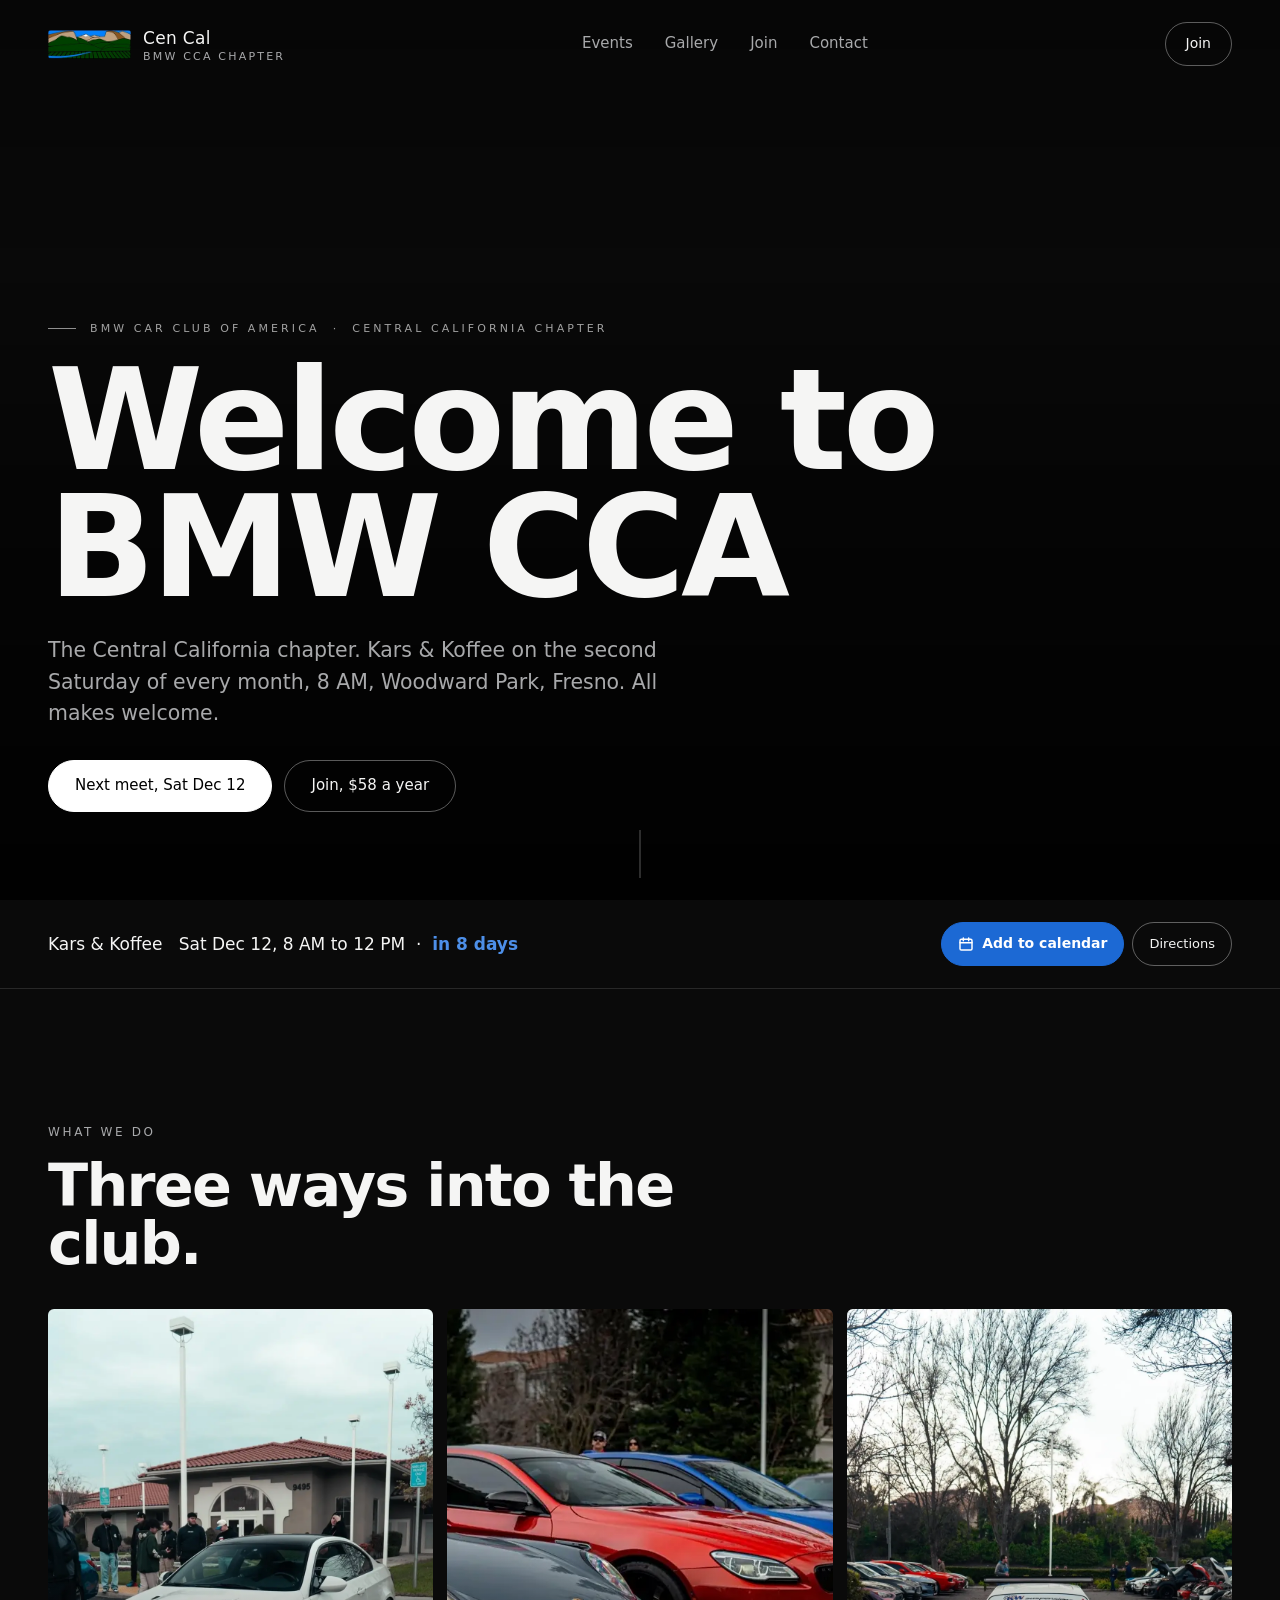
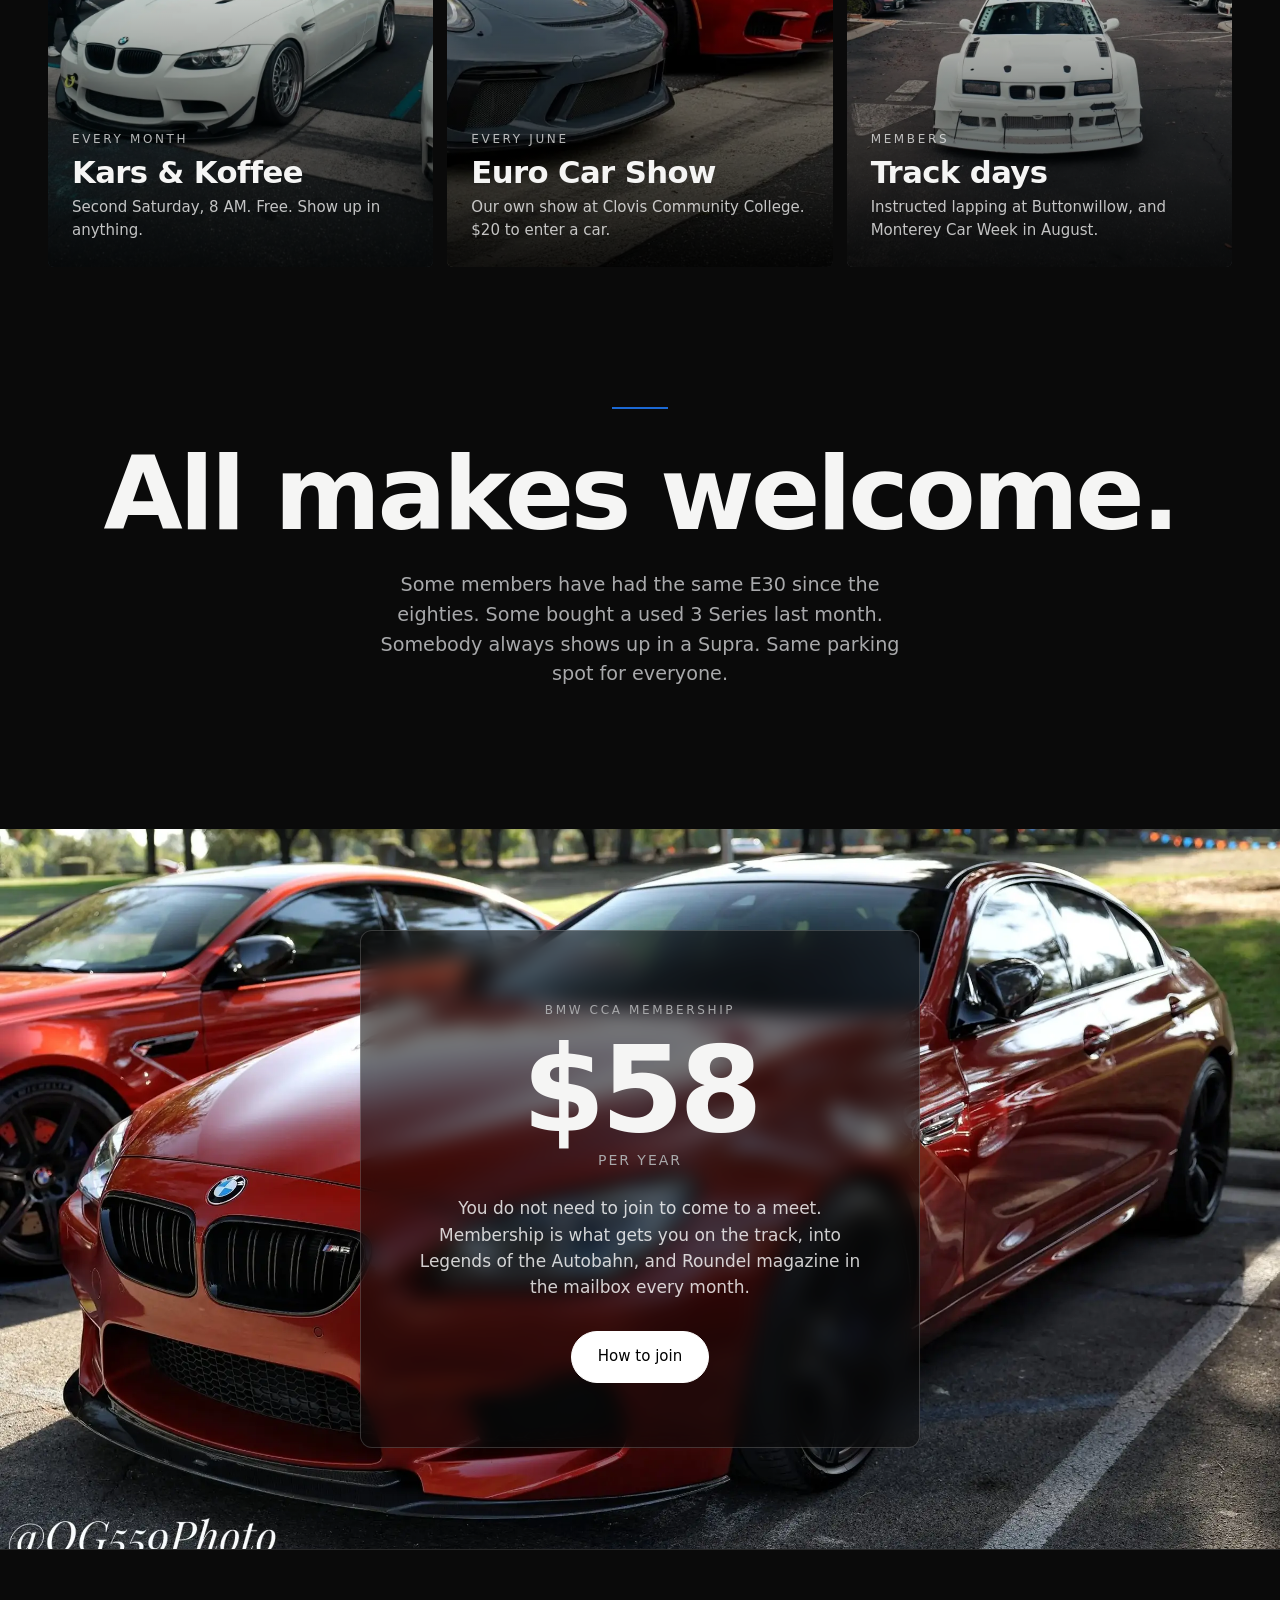
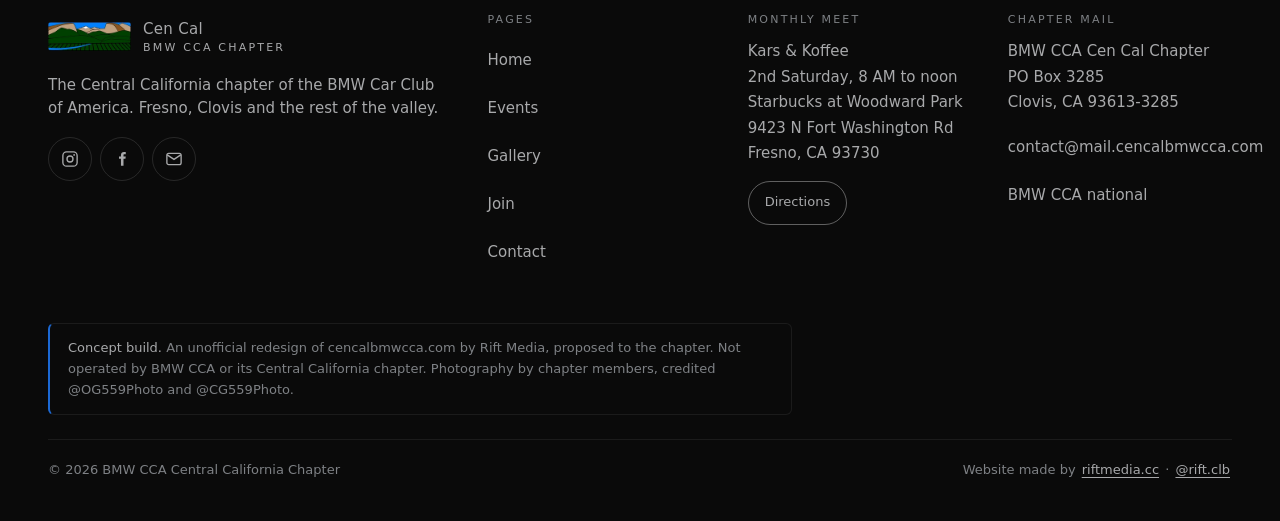
<file: index.html>
<!DOCTYPE html>
<html lang="en">
<head>
<meta charset="utf-8">
<meta name="viewport" content="width=device-width, initial-scale=1">
<title>BMW CCA Cen Cal Chapter | Fresno and Clovis BMW Car Club</title>
<meta name="description" content="The Central California chapter of the BMW Car Club of America. Kars and Koffee the second Saturday of every month at Woodward Park in Fresno. All makes welcome.">
<link rel="canonical" href="https://www.cencalbmwcca.com/">
<meta name="robots" content="noindex, nofollow">
<meta property="og:type" content="website">
<meta property="og:title" content="Welcome to BMW CCA | Central California Chapter">
<meta property="og:description" content="Second Saturday of every month, 8 AM, Woodward Park, Fresno. All makes welcome.">
<meta property="og:image" content="/assets/img/hero-b-row-desk.webp">
<meta name="theme-color" content="#0A0A0A">
<link rel="icon" href="/assets/favicon.png" type="image/png">
<link rel="apple-touch-icon" href="/assets/apple-touch-icon.png">
<link rel="preconnect" href="https://api.fontshare.com">
<link rel="preconnect" href="https://cdn.fontshare.com" crossorigin>
<link rel="preload" as="image" media="(orientation: landscape)" imagesrcset="/assets/img/hero-b-row-desk-sm.webp 1200w, /assets/img/hero-b-row-desk.webp 1706w" imagesizes="100vw">
<link rel="preload" as="image" media="(orientation: portrait)" imagesrcset="/assets/img/hero-b-row-mob-sm.webp 810w, /assets/img/hero-b-row-mob.webp 1080w, /assets/img/hero-b-row-mob-lg.webp 1706w" imagesizes="100vw">
<link rel="stylesheet" href="https://api.fontshare.com/v2/css?f[]=satoshi@400,500,700&f[]=clash-display@700&display=swap">
<link rel="stylesheet" href="/styles.css">
<link rel="preload" href="/events.json" as="fetch" crossorigin>
<script type="application/ld+json">
{"@context":"https://schema.org","@type":"Organization","name":"BMW CCA Central California Chapter","alternateName":"Cencal BMW CCA","url":"https://www.cencalbmwcca.com/","email":"contact@mail.cencalbmwcca.com","address":{"@type":"PostalAddress","postOfficeBoxNumber":"PO Box 3285","addressLocality":"Clovis","addressRegion":"CA","postalCode":"93613-3285","addressCountry":"US"},"areaServed":"Central California","parentOrganization":{"@type":"Organization","name":"BMW Car Club of America","url":"https://www.bmwcca.org/"},"sameAs":["https://instagram.com/bmwccacencal","https://m.facebook.com/groups/1497077221077118","https://www.bmwcca.org/chapter/central-california-chapter"]}
</script>
</head>
<body>
<a class="skip-link" href="#main">Skip to content</a>

<header class="nav" id="nav">
  <a class="brand" href="/" aria-label="BMW CCA Cen Cal, home">
    <img src="/assets/img/brand-mark.webp" width="82" height="29" alt="" decoding="async">
    <span>Cen Cal<small>BMW CCA chapter</small></span>
  </a>
  <nav class="links" aria-label="Main">
    <a href="/events">Events</a><a href="/gallery">Gallery</a><a href="/join">Join</a><a href="/contact">Contact</a>
  </nav>
  <div class="nav-right">
    <a class="pill" href="/join">Join</a>
    <button class="nav-toggle" type="button" aria-expanded="false" aria-controls="mobile-nav" aria-label="Open menu"><span></span></button>
  </div>
</header>
<div class="mobile-nav" id="mobile-nav" data-open="false">
  <a href="/">Home</a><a href="/events">Events</a><a href="/gallery">Gallery</a><a href="/join">Join</a><a href="/contact">Contact</a>
  <a class="pill fill" href="https://www.bmwcca.org/chapter/central-california-chapter" target="_blank" rel="noopener">Join through BMW CCA</a>
</div>

<main id="main">

  <section class="hero">
    <picture>
      <source media="(orientation: portrait)" sizes="100vw" srcset="/assets/img/hero-b-row-mob-sm.webp 810w, /assets/img/hero-b-row-mob.webp 1080w, /assets/img/hero-b-row-mob-lg.webp 1706w">
      <img src="/assets/img/hero-b-row-desk.webp" sizes="100vw" srcset="/assets/img/hero-b-row-desk-sm.webp 1200w, /assets/img/hero-b-row-desk.webp 1706w" width="1706" height="1066" fetchpriority="high" decoding="async"
           alt="A row of BMW M3s parked nose out at a Kars and Koffee meet, with a member standing beside them">
    </picture>
    <div class="hero-body wrap">
      <span class="eyebrow eyebrow--rule">BMW Car Club of America &nbsp;·&nbsp; Central California chapter</span>
      <h1 class="h-xl">Welcome to <br>BMW CCA</h1>
      <p class="lead">The Central California chapter. Kars &amp; Koffee on the second Saturday of every month, 8 AM, Woodward Park, Fresno. All makes welcome.</p>
      <div class="ctas">
        <a class="pill fill lg" href="/events" data-next-btn>Next meet</a>
        <a class="pill lg" href="/join">Join, $58 a year</a>
      </div>
    </div>
    <div class="cue" aria-hidden="true"></div>
  </section>

  <div class="liveline" id="next">
    <div class="wrap">
      <span><strong>Kars &amp; Koffee</strong> &nbsp; <span data-next-short>Second Saturday, 8 AM to noon</span> &nbsp;·&nbsp; <span class="n" data-next-days></span></span>
      <span class="acts">
        <div class="cal cal--right">
          <button class="pill sm" type="button" data-cal-toggle aria-haspopup="menu" aria-expanded="false" aria-controls="cal-next"><svg width="16" height="16" viewBox="0 0 24 24" fill="none" stroke="currentColor" stroke-width="2.2" stroke-linecap="round" aria-hidden="true"><rect x="3" y="5" width="18" height="16" rx="2"/><path d="M3 10h18M8 3v4M16 3v4"/></svg>Add to calendar</button>
          <div class="cal-menu" id="cal-next" role="menu" hidden>
            <a role="menuitem" data-next-apple href="/events">Apple Calendar</a>
            <a role="menuitem" data-next-google href="/events">Google Calendar</a>
          </div>
        </div>
        <a class="pill sm" data-next-map href="https://www.google.com/maps/search/?api=1&amp;query=9423%20N%20Fort%20Washington%20Rd%20Fresno%20CA%2093730" target="_blank" rel="noopener">Directions</a>
      </span>
    </div>
  </div>

  <section class="ways" id="ways">
    <div class="wrap">
      <div class="sec-head reveal">
        <span class="eyebrow">What we do</span>
        <h2 class="h-md">Three ways into the club.</h2>
      </div>
      <div class="way-grid grid reveal">
        <a class="way" href="/events">
          <img src="/assets/img/event-kars-and-koffee.webp" width="1200" height="800" loading="lazy" alt="Members standing around a white BMW M3 at Kars and Koffee">
          <div class="t"><span class="eyebrow">Every month</span><h3>Kars &amp; Koffee</h3><p>Second Saturday, 8 AM. Free. Show up in anything.</p></div>
        </a>
        <a class="way" href="/events#season">
          <img src="/assets/img/event-euro-car-show.webp" width="1200" height="800" loading="lazy" alt="A Porsche, a red BMW and a blue coupe at the Euro car show">
          <div class="t"><span class="eyebrow">Every June</span><h3>Euro Car Show</h3><p>Our own show at Clovis Community College. $20 to enter a car.</p></div>
        </a>
        <a class="way" href="/join">
          <img src="/assets/img/event-track-day.webp" width="1200" height="1500" loading="lazy" alt="A white BMW E36 race car beside other chapter cars">
          <div class="t"><span class="eyebrow">Members</span><h3>Track days</h3><p>Instructed lapping at Buttonwillow, and Monterey Car Week in August.</p></div>
        </a>
      </div>
    </div>
  </section>

  <section class="statement">
    <div class="wrap reveal">
      <h2>All makes welcome.</h2>
      <p>Some members have had the same E30 since the eighties. Some bought a used 3 Series last month. Somebody always shows up in a Supra. Same parking spot for everyone.</p>
    </div>
  </section>

  <section class="band" id="join">
    <img src="/assets/img/hero-b-m6-desk.webp" width="2400" height="1600" loading="lazy" alt="">
    <div class="wrap">
      <div class="glass reveal">
        <span class="eyebrow">BMW CCA membership</span>
        <div class="price">$58</div>
        <div class="per">per year</div>
        <p>You do not need to join to come to a meet. Membership is what gets you on the track, into Legends of the Autobahn, and Roundel magazine in the mailbox every month.</p>
        <a class="pill fill lg" href="/join">How to join</a>
      </div>
    </div>
  </section>

</main>

<footer class="footer" id="footer">
  <div class="wrap footer-grid grid">
    <div>
      <a class="brand" href="/" aria-label="BMW CCA Cen Cal, home">
        <img src="/assets/img/brand-mark.webp" width="82" height="29" alt="" decoding="async">
        <span>Cen Cal<small>BMW CCA chapter</small></span>
      </a>
      <p>The Central California chapter of the BMW Car Club of America. Fresno, Clovis and the rest of the valley.</p>
      <div class="social">
        <a href="https://instagram.com/bmwccacencal" target="_blank" rel="noopener" aria-label="Chapter Instagram"><svg width="18" height="18" viewBox="0 0 24 24" fill="none" stroke="currentColor" stroke-width="1.8" aria-hidden="true"><rect x="2.5" y="2.5" width="19" height="19" rx="5"/><circle cx="12" cy="12" r="4"/><circle cx="17.5" cy="6.5" r="1.2" fill="currentColor" stroke="none"/></svg></a>
        <a href="https://m.facebook.com/groups/1497077221077118" target="_blank" rel="noopener" aria-label="Chapter Facebook group"><svg width="18" height="18" viewBox="0 0 24 24" fill="currentColor" aria-hidden="true"><path d="M14 8.5V6.8c0-.8.2-1.2 1.4-1.2H17V2.6c-.3 0-1.3-.1-2.4-.1-2.4 0-4 1.5-4 4.2v1.8H8v3h2.6V21H14v-9.5h2.6l.4-3H14z"/></svg></a>
        <a href="mailto:contact@mail.cencalbmwcca.com" aria-label="Email the chapter"><svg width="18" height="18" viewBox="0 0 24 24" fill="none" stroke="currentColor" stroke-width="1.8" aria-hidden="true"><rect x="2.5" y="4.5" width="19" height="15" rx="2.5"/><path d="M3 6.5l9 6 9-6"/></svg></a>
      </div>
    </div>
    <div>
      <h2 class="footer-h">Pages</h2>
      <ul><li><a href="/">Home</a></li><li><a href="/events">Events</a></li><li><a href="/gallery">Gallery</a></li><li><a href="/join">Join</a></li><li><a href="/contact">Contact</a></li></ul>
    </div>
    <div>
      <h2 class="footer-h">Monthly meet</h2>
      <address>Kars &amp; Koffee<br>2nd Saturday, 8 AM to noon<br>Starbucks at Woodward Park<br>9423 N Fort Washington Rd<br>Fresno, CA 93730</address>
      <a class="pill sm" style="margin-top:14px" href="https://www.google.com/maps/search/?api=1&amp;query=9423%20N%20Fort%20Washington%20Rd%20Fresno%20CA%2093730" target="_blank" rel="noopener">Directions</a>
    </div>
    <div>
      <h2 class="footer-h">Chapter mail</h2>
      <address>BMW CCA Cen Cal Chapter<br>PO Box 3285<br>Clovis, CA 93613-3285</address>
      <ul style="margin-top:10px"><li><a href="mailto:contact@mail.cencalbmwcca.com">contact@mail.cencalbmwcca.com</a></li><li><a href="https://www.bmwcca.org/chapter/central-california-chapter" target="_blank" rel="noopener">BMW CCA national</a></li></ul>
    </div>
  </div>
  <div class="wrap">
    <p class="spec-note"><strong>Concept build.</strong> An unofficial redesign of cencalbmwcca.com by Rift Media, proposed to the chapter. Not operated by BMW CCA or its Central California chapter. Photography by chapter members, credited @OG559Photo and @CG559Photo.</p>
    <div class="footer-bottom"><span>&copy; <span data-year>2026</span> BMW CCA Central California Chapter</span><span class="credit">Website made by <a href="https://riftmedia.cc" target="_blank" rel="noopener">riftmedia.cc</a> &middot; <a href="https://instagram.com/rift.clb" target="_blank" rel="noopener" aria-label="Rift Media on Instagram">@rift.clb</a></span></div>
  </div>
</footer>

<script src="/main.js" defer></script>
</body>
</html>
</file>
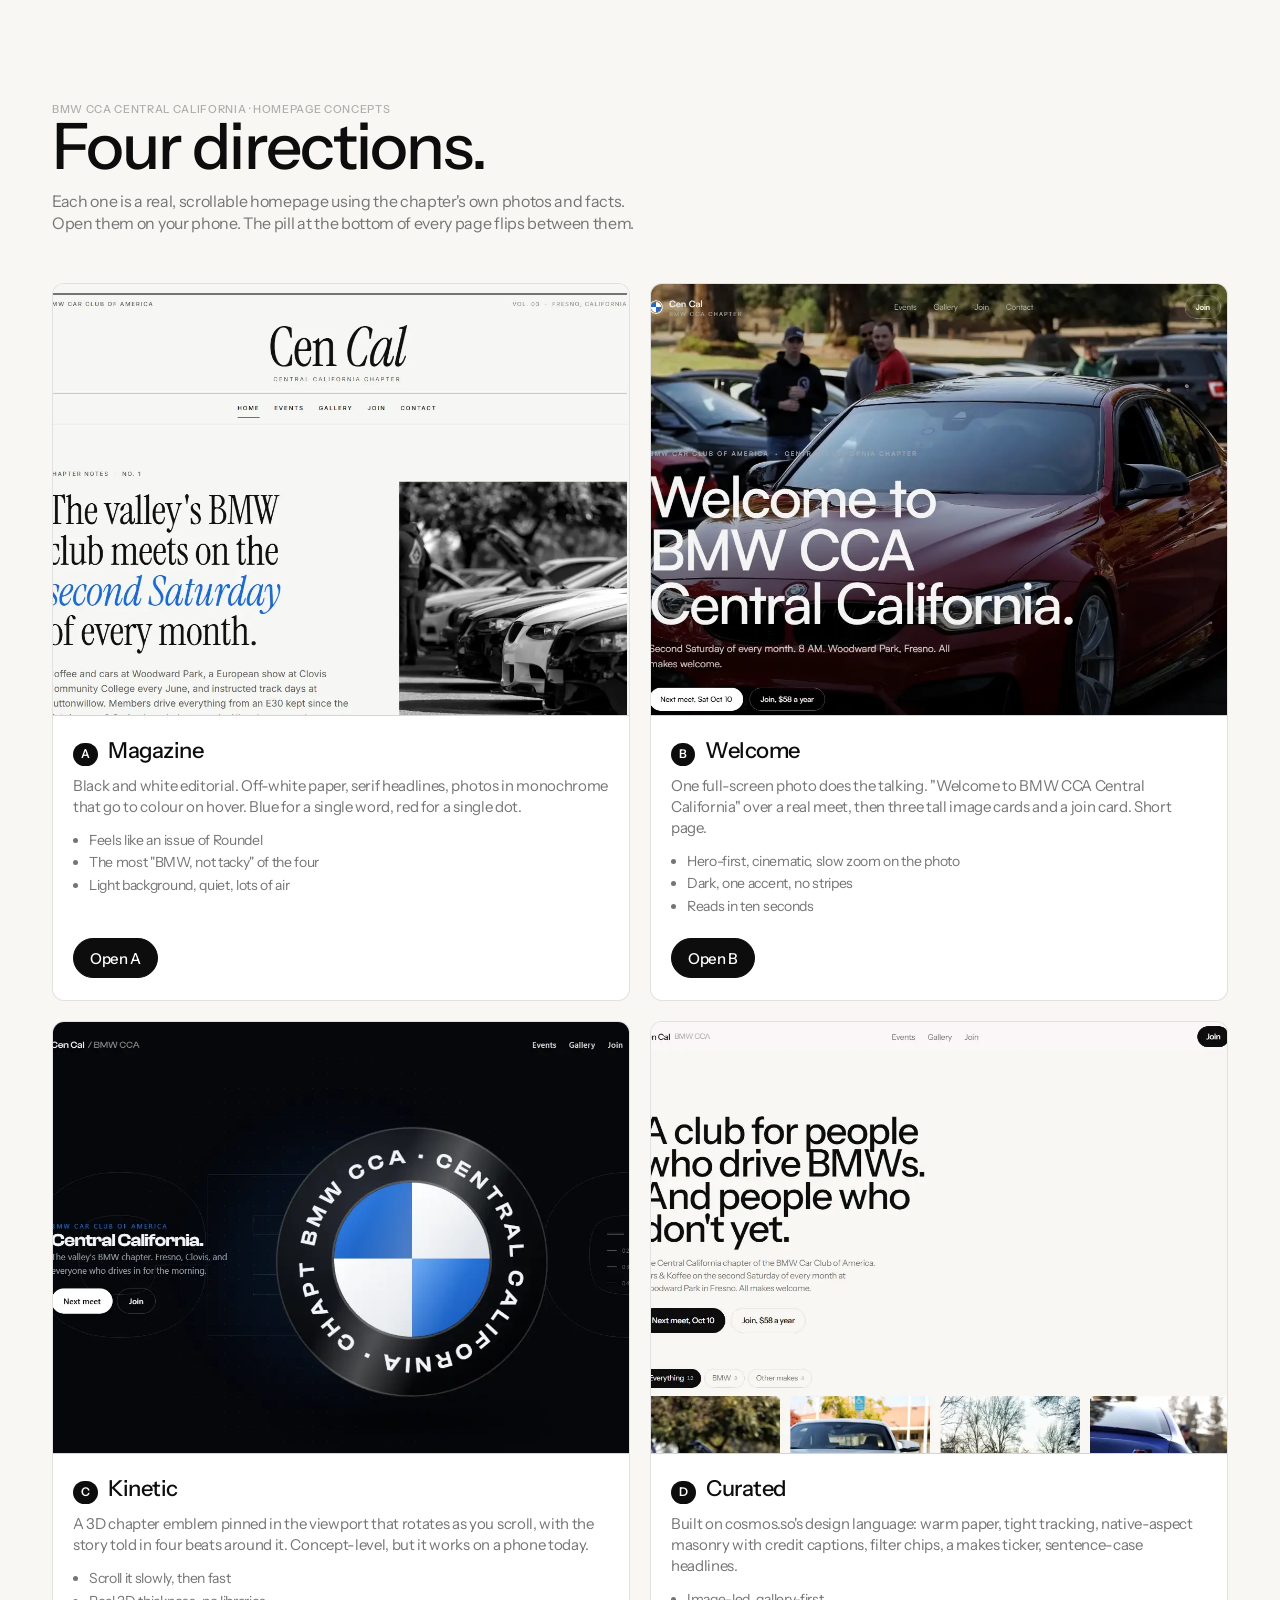
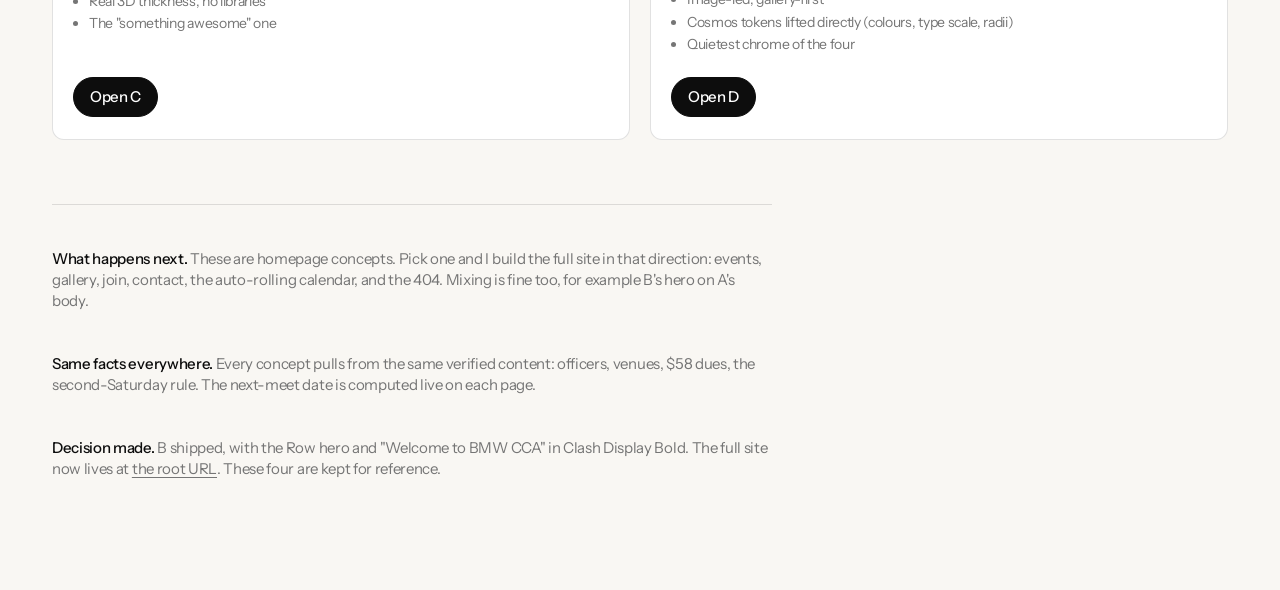
<file: concepts/index.html>
<!DOCTYPE html>
<html lang="en">
<head>
<meta charset="utf-8">
<meta name="viewport" content="width=device-width, initial-scale=1">
<title>Four directions | BMW CCA Cen Cal</title>
<meta name="description" content="Four homepage concepts for the BMW CCA Central California chapter site.">
<meta name="robots" content="noindex, nofollow">
<meta name="theme-color" content="#F9F7F3">
<link rel="icon" href="/assets/favicon.svg" type="image/svg+xml">
<link rel="preconnect" href="https://fonts.googleapis.com">
<link rel="preconnect" href="https://fonts.gstatic.com" crossorigin>
<link rel="stylesheet" href="https://fonts.googleapis.com/css2?family=Instrument+Sans:wght@400;500;600&display=swap">
<style>
:root{--paper:#F9F7F3;--g100:#F2F1F0;--g300:#D0CDCD;--g400:#ADADAD;--g600:#757575;--ink:#0D0D0D;--border:rgba(13,13,13,.12)}
*,*::before,*::after{box-sizing:border-box}
body{margin:0;background:var(--paper);color:var(--ink);font-family:"Instrument Sans",system-ui,sans-serif;font-size:1rem;line-height:1.4;letter-spacing:-0.02em;-webkit-font-smoothing:antialiased}
img{display:block;max-width:100%;height:auto}
a{color:inherit;text-decoration:none}
:focus-visible{outline:2px solid #1C69D4;outline-offset:3px}
.wrap{max-width:1240px;margin-inline:auto;padding:0 20px}
@media(min-width:900px){.wrap{padding:0 32px}}
header{padding:56px 0 32px}
@media(min-width:900px){header{padding:96px 0 48px}}
h1{margin:0 0 14px;font-size:clamp(2.25rem,6vw,4rem);line-height:.9;letter-spacing:-0.03em;font-weight:500;max-width:14ch}
.sub{color:var(--g600);max-width:56ch;margin:0}
.label{font-size:.6875rem;letter-spacing:.06em;text-transform:uppercase;color:var(--g400);font-weight:500}
.grid{display:grid;gap:20px;padding-bottom:64px}
@media(min-width:700px){.grid{grid-template-columns:1fr 1fr}}
.card{display:flex;flex-direction:column;border-radius:12px;overflow:hidden;background:#fff;border:1px solid var(--border);transition:transform .25s,box-shadow .25s}
.card:hover{transform:translateY(-2px);box-shadow:0 12px 40px rgba(13,13,13,.08)}
@media(prefers-reduced-motion:reduce){.card:hover{transform:none}}
.card .shot{aspect-ratio:4/3;background:var(--g100);overflow:hidden;border-bottom:1px solid var(--border)}
.card .shot img{width:100%;height:100%;object-fit:cover;object-position:top}
.card .b{padding:20px 20px 22px;display:flex;flex-direction:column;gap:8px;flex:1}
.card .k{display:flex;align-items:baseline;gap:10px}
.card .k .l{font-size:.75rem;font-weight:600;color:#fff;background:var(--ink);border-radius:999px;padding:3px 8px;letter-spacing:0}
.card h2{margin:0;font-size:1.375rem;font-weight:500;letter-spacing:-0.02em}
.card p{margin:0;color:var(--g600);font-size:.9375rem}
.card ul{margin:6px 0 0;padding:0 0 0 16px;color:var(--g600);font-size:.875rem;display:grid;gap:3px}
.card .go{margin-top:auto;padding-top:14px;display:flex;gap:8px;flex-wrap:wrap}
.pill{display:inline-flex;align-items:center;justify-content:center;min-height:40px;padding:0 16px;border-radius:999px;font-size:.9375rem;font-weight:500;border:1px solid var(--border);transition:all .2s}
.pill:hover{border-color:var(--ink)}
.pill.solid{background:var(--ink);color:#fff;border-color:var(--ink)}
.notes{border-top:1px solid var(--border);padding:28px 0 96px;color:var(--g600);font-size:.9375rem;display:grid;gap:12px;max-width:72ch}
.notes b{color:var(--ink);font-weight:500}
.notes a{text-decoration:underline;text-underline-offset:3px}
</style>
</head>
<body>
<header>
  <div class="wrap">
    <span class="label">BMW CCA Central California · homepage concepts</span>
    <h1>Four directions.</h1>
    <p class="sub">Each one is a real, scrollable homepage using the chapter's own photos and facts. Open them on your phone. The pill at the bottom of every page flips between them.</p>
  </div>
</header>

<main class="wrap">
  <div class="grid">

    <a class="card" href="/concepts/magazine">
      <div class="shot"><img src="/concepts/thumbs/a.webp" width="1200" height="900" alt="Concept A preview"></div>
      <div class="b">
        <div class="k"><span class="l">A</span><h2>Magazine</h2></div>
        <p>Black and white editorial. Off-white paper, serif headlines, photos in monochrome that go to colour on hover. Blue for a single word, red for a single dot.</p>
        <ul><li>Feels like an issue of Roundel</li><li>The most "BMW, not tacky" of the four</li><li>Light background, quiet, lots of air</li></ul>
        <div class="go"><span class="pill solid">Open A</span></div>
      </div>
    </a>

    <a class="card" href="/concepts/welcome">
      <div class="shot"><img src="/concepts/thumbs/b.webp" width="1200" height="900" alt="Concept B preview"></div>
      <div class="b">
        <div class="k"><span class="l">B</span><h2>Welcome</h2></div>
        <p>One full-screen photo does the talking. "Welcome to BMW CCA Central California" over a real meet, then three tall image cards and a join card. Short page.</p>
        <ul><li>Hero-first, cinematic, slow zoom on the photo</li><li>Dark, one accent, no stripes</li><li>Reads in ten seconds</li></ul>
        <div class="go"><span class="pill solid">Open B</span></div>
      </div>
    </a>

    <a class="card" href="/concepts/kinetic">
      <div class="shot"><img src="/concepts/thumbs/c.webp" width="1200" height="900" alt="Concept C preview"></div>
      <div class="b">
        <div class="k"><span class="l">C</span><h2>Kinetic</h2></div>
        <p>A 3D chapter emblem pinned in the viewport that rotates as you scroll, with the story told in four beats around it. Concept-level, but it works on a phone today.</p>
        <ul><li>Scroll it slowly, then fast</li><li>Real 3D thickness, no libraries</li><li>The "something awesome" one</li></ul>
        <div class="go"><span class="pill solid">Open C</span></div>
      </div>
    </a>

    <a class="card" href="/concepts/light">
      <div class="shot"><img src="/concepts/thumbs/d.webp" width="1200" height="900" alt="Concept D preview"></div>
      <div class="b">
        <div class="k"><span class="l">D</span><h2>Curated</h2></div>
        <p>Built on cosmos.so's design language: warm paper, tight tracking, native-aspect masonry with credit captions, filter chips, a makes ticker, sentence-case headlines.</p>
        <ul><li>Image-led, gallery-first</li><li>Cosmos tokens lifted directly (colours, type scale, radii)</li><li>Quietest chrome of the four</li></ul>
        <div class="go"><span class="pill solid">Open D</span></div>
      </div>
    </a>

  </div>

  <div class="notes">
    <p><b>What happens next.</b> These are homepage concepts. Pick one and I build the full site in that direction: events, gallery, join, contact, the auto-rolling calendar, and the 404. Mixing is fine too, for example B's hero on A's body.</p>
    <p><b>Same facts everywhere.</b> Every concept pulls from the same verified content: officers, venues, $58 dues, the second-Saturday rule. The next-meet date is computed live on each page.</p>
    <p><b>Decision made.</b> B shipped, with the Row hero and "Welcome to BMW CCA" in Clash Display Bold. The full site now lives at <a href="/">the root URL</a>. These four are kept for reference.</p>
  </div>
</main>
</body>
</html>
</file>
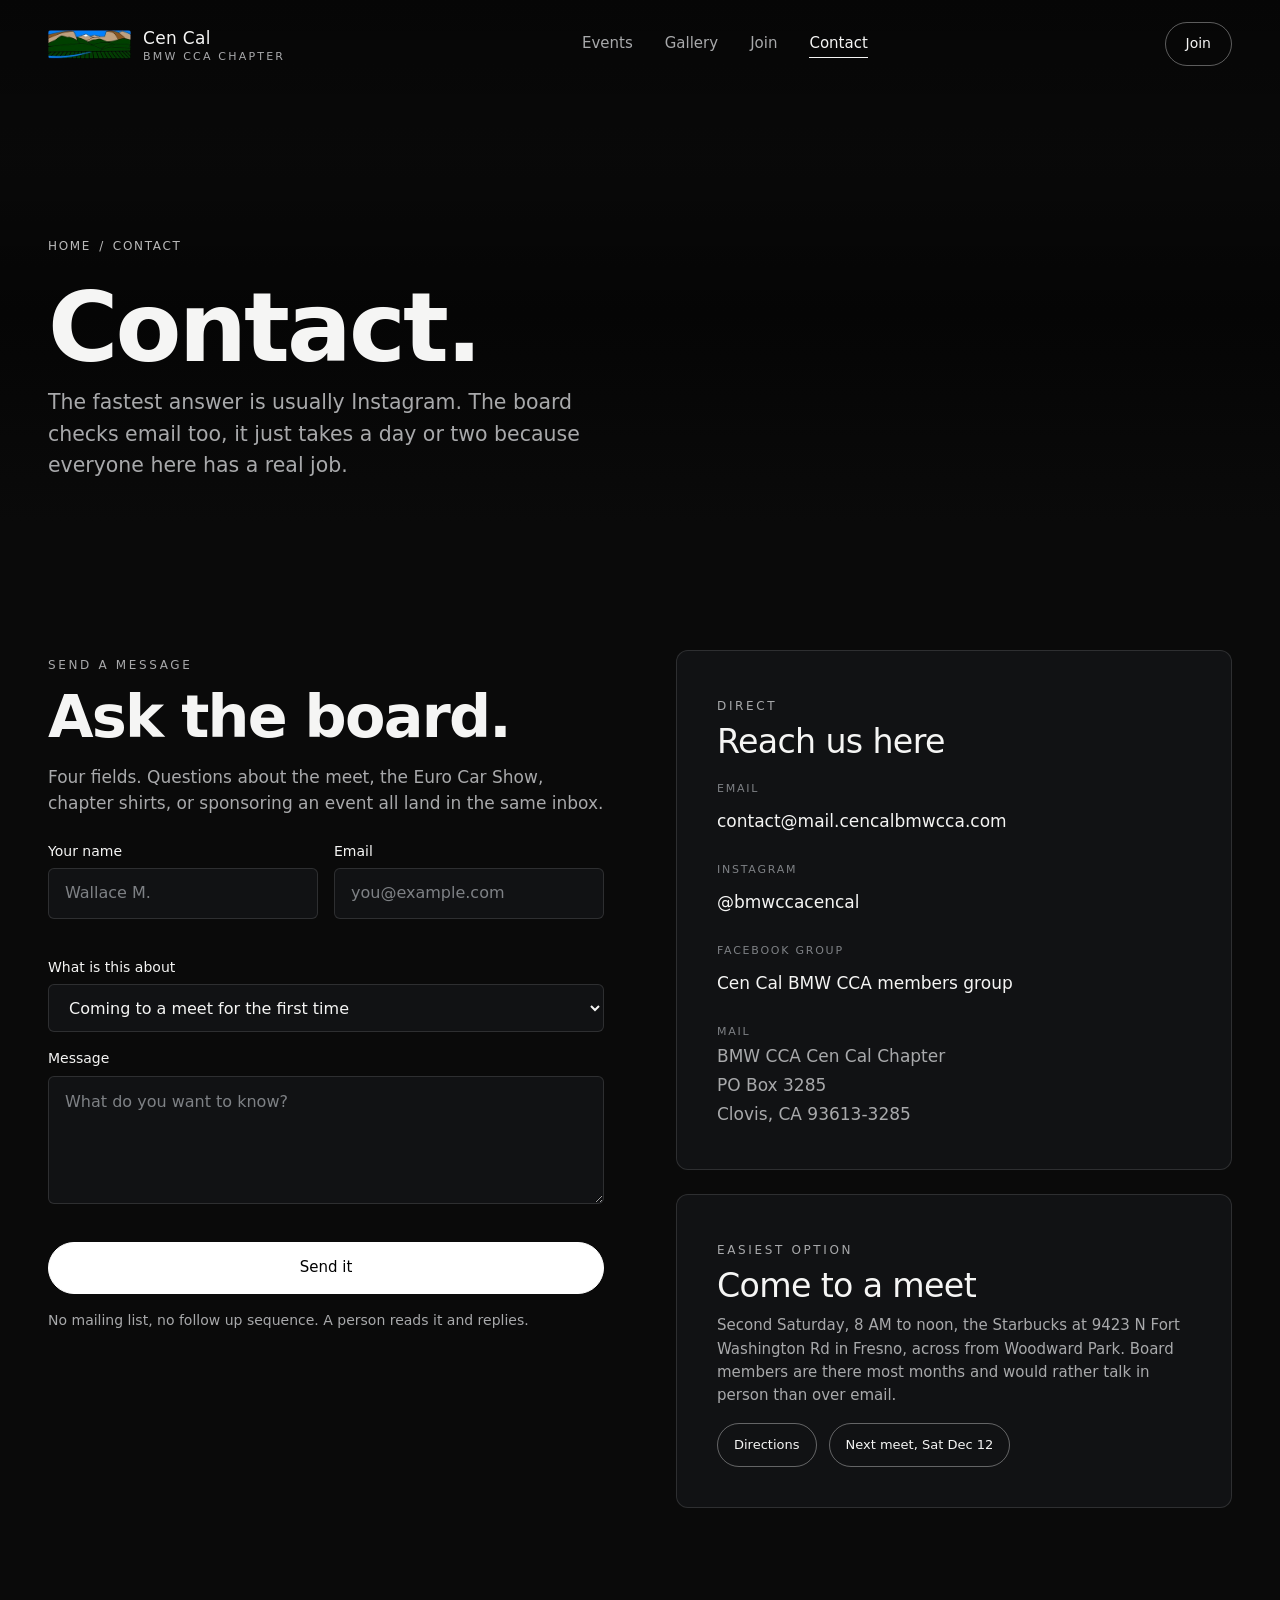
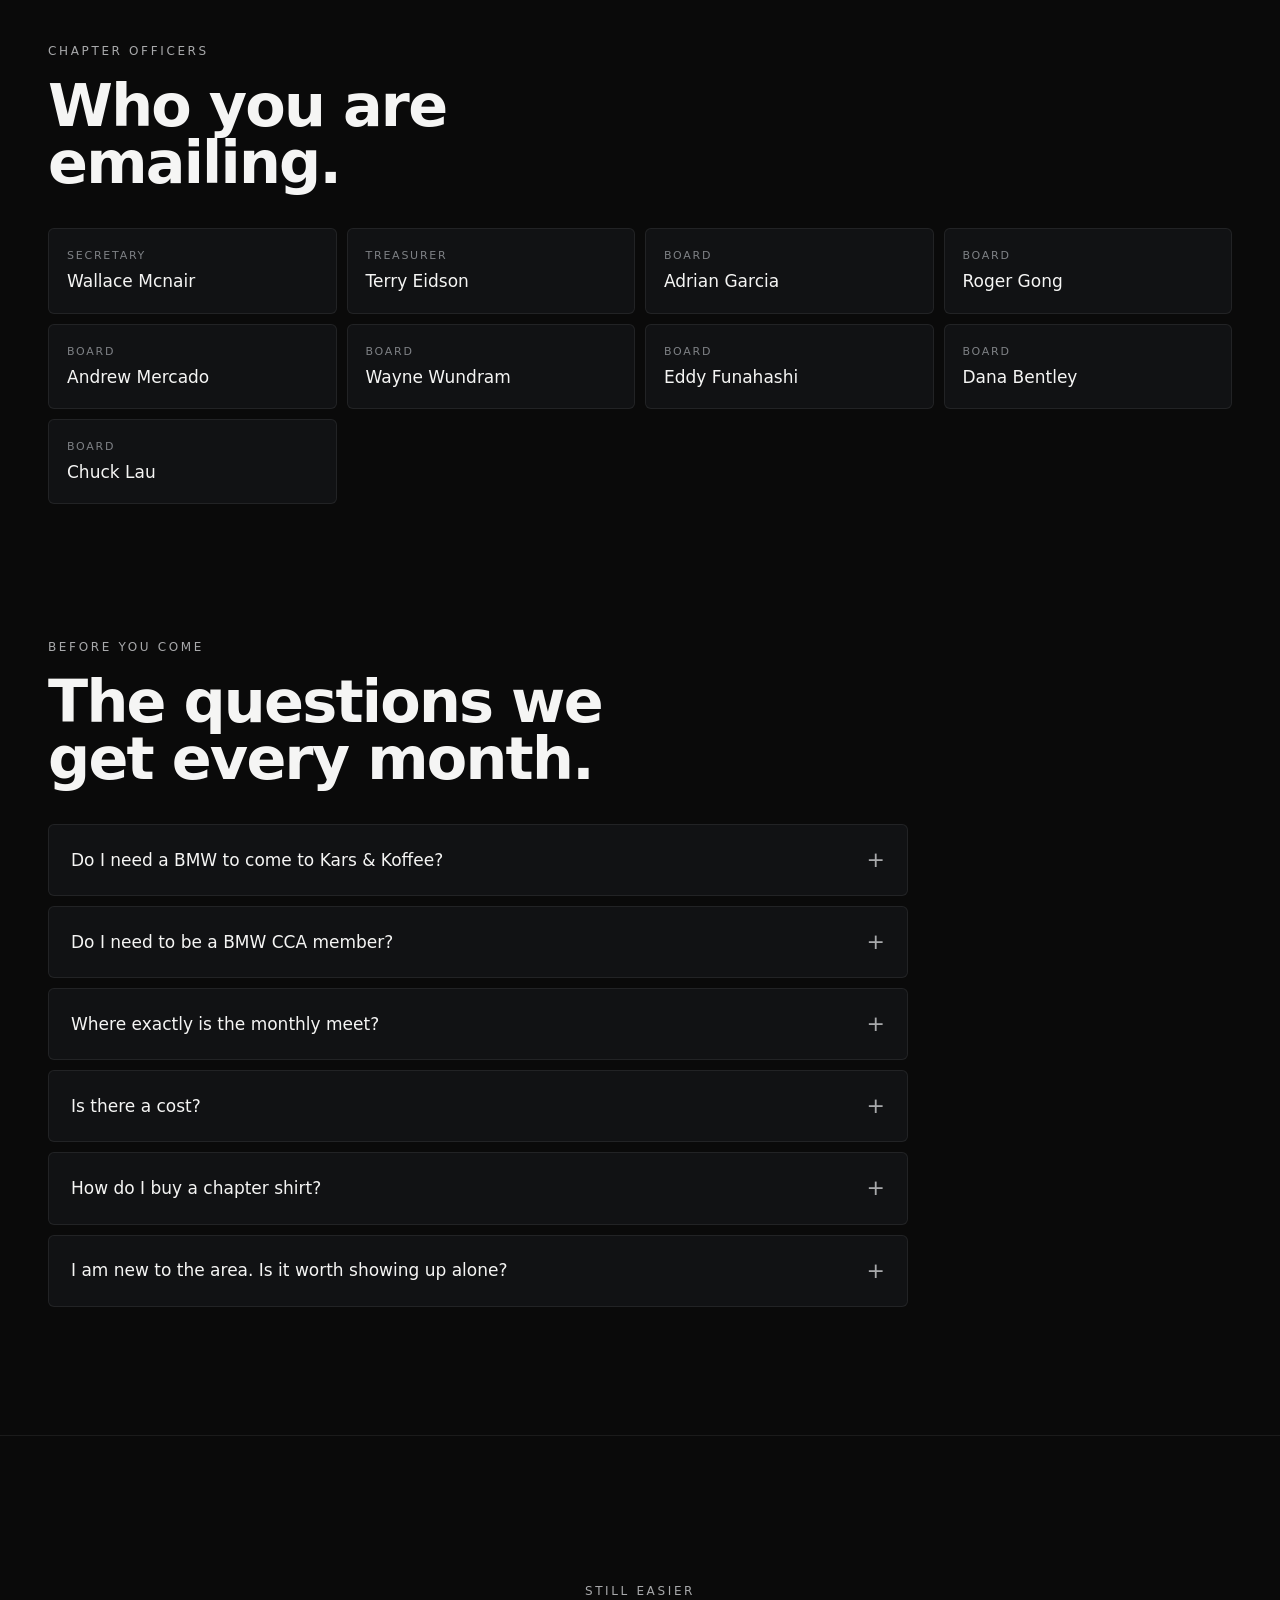
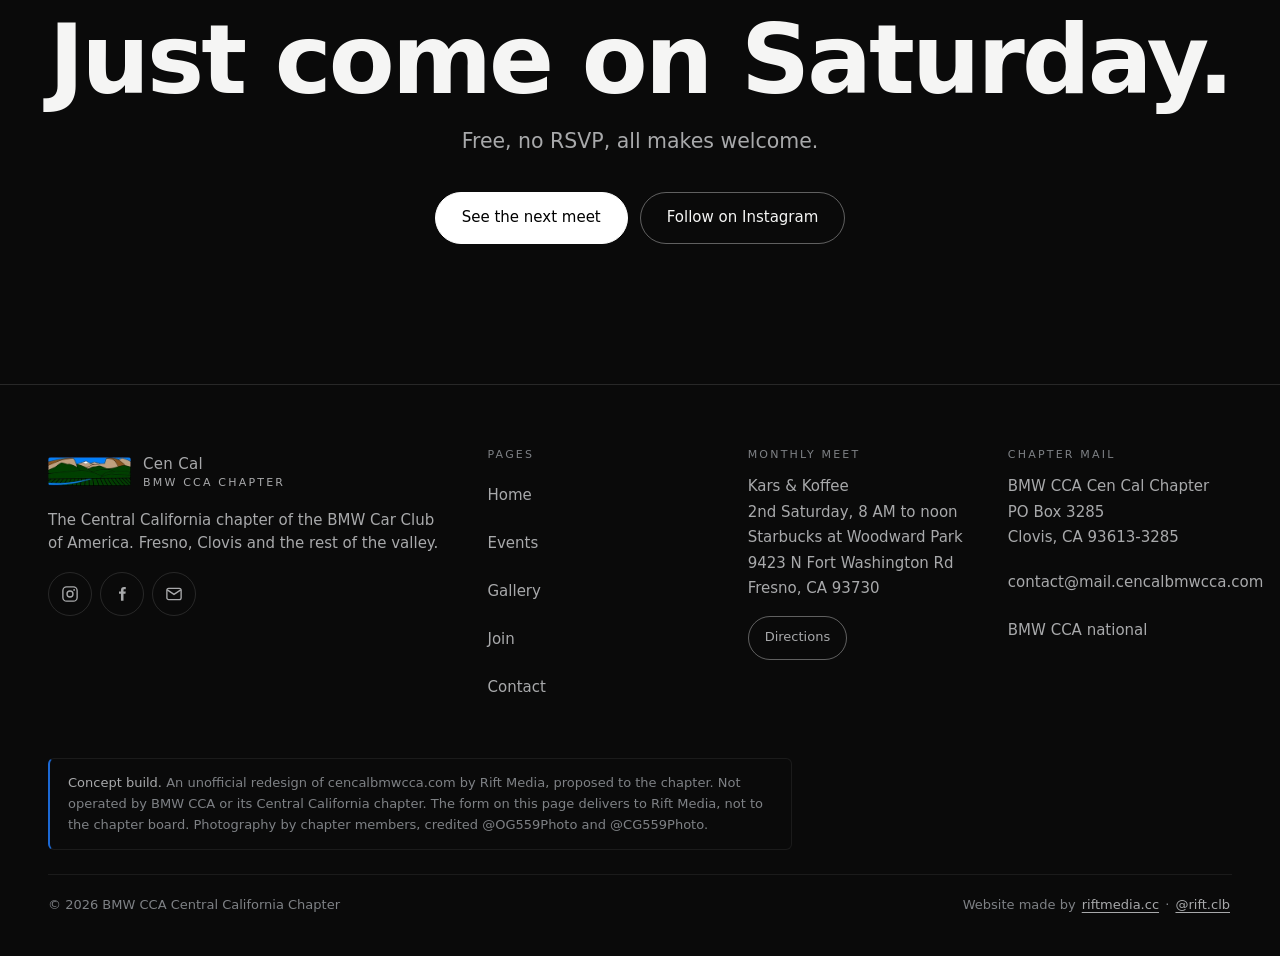
<file: contact.html>
<!DOCTYPE html>
<html lang="en">
<head>
<meta charset="utf-8">
<meta name="viewport" content="width=device-width, initial-scale=1">
<title>Contact | BMW CCA Cen Cal Chapter</title>
<meta name="description" content="Reach the BMW CCA Central California chapter. Email, Instagram, the Facebook group, and the chapter PO box in Clovis.">
<link rel="canonical" href="https://www.cencalbmwcca.com/contact">
<meta name="robots" content="noindex, nofollow">
<meta property="og:title" content="Contact | BMW CCA Cen Cal Chapter">
<meta property="og:image" content="/assets/img/page-contact.webp">
<meta name="theme-color" content="#0A0A0A">
<link rel="icon" href="/assets/favicon.png" type="image/png">
<link rel="apple-touch-icon" href="/assets/apple-touch-icon.png">
<link rel="preconnect" href="https://api.fontshare.com">
<link rel="preconnect" href="https://cdn.fontshare.com" crossorigin>
<link rel="stylesheet" href="https://api.fontshare.com/v2/css?f[]=satoshi@400,500,700&f[]=clash-display@700&display=swap">
<link rel="stylesheet" href="/styles.css">
<link rel="preload" href="/events.json" as="fetch" crossorigin>
</head>
<body>
<a class="skip-link" href="#main">Skip to content</a>

<header class="nav" id="nav">
  <a class="brand" href="/" aria-label="BMW CCA Cen Cal, home">
    <img src="/assets/img/brand-mark.webp" width="82" height="29" alt="" decoding="async">
    <span>Cen Cal<small>BMW CCA chapter</small></span>
  </a>
  <nav class="links" aria-label="Main">
    <a href="/events">Events</a><a href="/gallery">Gallery</a><a href="/join">Join</a><a href="/contact" aria-current="page">Contact</a>
  </nav>
  <div class="nav-right">
    <a class="pill" href="/join">Join</a>
    <button class="nav-toggle" type="button" aria-expanded="false" aria-controls="mobile-nav" aria-label="Open menu"><span></span></button>
  </div>
</header>
<div class="mobile-nav" id="mobile-nav" data-open="false">
  <a href="/">Home</a><a href="/events">Events</a><a href="/gallery">Gallery</a><a href="/join">Join</a><a href="/contact">Contact</a>
  <a class="pill fill" href="https://www.bmwcca.org/chapter/central-california-chapter" target="_blank" rel="noopener">Join through BMW CCA</a>
</div>

<main id="main">

  <section class="page-hero">
    <picture>
      <source media="(max-width: 699px)" srcset="/assets/img/page-contact-sm.webp">
      <img src="/assets/img/page-contact.webp" width="1800" height="1200" fetchpriority="high" decoding="async" alt="A grey BMW M5 parked at a chapter meet">
    </picture>
    <div class="wrap">
      <nav class="crumbs" aria-label="Breadcrumb"><a href="/">Home</a><span>/</span>Contact</nav>
      <h1 class="h-lg">Contact.</h1>
      <p class="lead">The fastest answer is usually Instagram. The board checks email too, it just takes a day or two because everyone here has a real job.</p>
    </div>
  </section>

  <section>
    <div class="wrap two grid" style="align-items:start">
      <div class="reveal">
        <span class="eyebrow">Send a message</span>
        <h2 class="h-md">Ask the board.</h2>
        <p class="muted">Four fields. Questions about the meet, the Euro Car Show, chapter shirts, or sponsoring an event all land in the same inbox.</p>
        <form data-validate method="POST" action="https://formsubmit.co/rift.clb.media@gmail.com" class="stack" style="margin-top:24px">
          <input type="hidden" name="_subject" value="Cen Cal BMW CCA website enquiry">
          <input type="hidden" name="_captcha" value="false">
          <input type="hidden" name="_template" value="table">
          <input type="text" name="_honey" style="display:none" tabindex="-1" autocomplete="off" aria-hidden="true">
          <div class="form-grid form-grid--2">
            <div class="field"><label for="name">Your name</label><input id="name" name="name" type="text" required autocomplete="name" placeholder="Wallace M."><span class="error" aria-live="polite"></span></div>
            <div class="field"><label for="email">Email</label><input id="email" name="email" type="email" required autocomplete="email" inputmode="email" placeholder="you@example.com"><span class="error" aria-live="polite"></span></div>
          </div>
          <div class="field"><label for="topic">What is this about</label>
            <select id="topic" name="topic">
              <option>Coming to a meet for the first time</option><option>Euro Car Show</option><option>Track days and the driving school</option><option>Chapter t-shirts</option><option>Sponsoring or supporting an event</option><option>Something else</option>
            </select>
          </div>
          <div class="field"><label for="message">Message</label><textarea id="message" name="message" required placeholder="What do you want to know?"></textarea><span class="error" aria-live="polite"></span></div>
          <button class="pill fill lg" type="submit" style="width:100%">Send it</button>
          <p class="form-note">No mailing list, no follow up sequence. A person reads it and replies.</p>
        </form>
      </div>
      <div class="stack-lg reveal">
        <div class="panel">
          <span class="eyebrow">Direct</span>
          <h3 class="h-sm" style="margin:8px 0 20px">Reach us here</h3>
          <ul class="kv">
            <li><div class="k">Email</div><a href="mailto:contact@mail.cencalbmwcca.com">contact@mail.cencalbmwcca.com</a></li>
            <li><div class="k">Instagram</div><a href="https://instagram.com/bmwccacencal" target="_blank" rel="noopener">@bmwccacencal</a></li>
            <li><div class="k">Facebook group</div><a href="https://m.facebook.com/groups/1497077221077118" target="_blank" rel="noopener">Cen Cal BMW CCA members group</a></li>
            <li><div class="k">Mail</div><address>BMW CCA Cen Cal Chapter<br>PO Box 3285<br>Clovis, CA 93613-3285</address></li>
          </ul>
        </div>
        <div class="panel">
          <span class="eyebrow">Easiest option</span>
          <h3 class="h-sm" style="margin:8px 0 10px">Come to a meet</h3>
          <p class="muted small">Second Saturday, 8 AM to noon, the Starbucks at 9423 N Fort Washington Rd in Fresno, across from Woodward Park. Board members are there most months and would rather talk in person than over email.</p>
          <div class="ctas">
            <a class="pill sm" href="https://www.google.com/maps/search/?api=1&amp;query=9423%20N%20Fort%20Washington%20Rd%20Fresno%20CA%2093730" target="_blank" rel="noopener">Directions</a>
            <a class="pill sm" href="/events" data-next-btn>Next meet</a>
          </div>
        </div>
      </div>
    </div>
  </section>

  <section>
    <div class="wrap">
      <div class="sec-head reveal"><span class="eyebrow">Chapter officers</span><h2 class="h-md">Who you are emailing.</h2></div>
      <div class="officer-grid grid reveal">
        <div class="officer"><div class="officer__role">Secretary</div><div class="officer__name">Wallace Mcnair</div></div>
        <div class="officer"><div class="officer__role">Treasurer</div><div class="officer__name">Terry Eidson</div></div>
        <div class="officer"><div class="officer__role">Board</div><div class="officer__name">Adrian Garcia</div></div>
        <div class="officer"><div class="officer__role">Board</div><div class="officer__name">Roger Gong</div></div>
        <div class="officer"><div class="officer__role">Board</div><div class="officer__name">Andrew Mercado</div></div>
        <div class="officer"><div class="officer__role">Board</div><div class="officer__name">Wayne Wundram</div></div>
        <div class="officer"><div class="officer__role">Board</div><div class="officer__name">Eddy Funahashi</div></div>
        <div class="officer"><div class="officer__role">Board</div><div class="officer__name">Dana Bentley</div></div>
        <div class="officer"><div class="officer__role">Board</div><div class="officer__name">Chuck Lau</div></div>
      </div>
    </div>
  </section>

  <section>
    <div class="wrap">
      <div class="sec-head reveal"><span class="eyebrow">Before you come</span><h2 class="h-md">The questions we get every month.</h2></div>
      <div class="faq reveal">
        <details><summary>Do I need a BMW to come to Kars &amp; Koffee?</summary><div class="faq__a"><p>No. All makes are welcome at the monthly meet. Plenty of regulars drive something else entirely, and that has never been a problem.</p></div></details>
        <details><summary>Do I need to be a BMW CCA member?</summary><div class="faq__a"><p>Not for Kars &amp; Koffee or the other casual meets. Membership is required for the driving school at Buttonwillow and for Legends of the Autobahn, because those run under BMW CCA insurance.</p></div></details>
        <details><summary>Where exactly is the monthly meet?</summary><div class="faq__a"><p>The Starbucks at 9423 N Fort Washington Rd, Fresno, across from Woodward Park. Second Saturday, 8 AM to noon. People start rolling in a little before eight and it thins out around eleven.</p></div></details>
        <details><summary>Is there a cost?</summary><div class="faq__a"><p>Kars &amp; Koffee is free. The Euro Car Show has a $20 entry if you are showing a car. Track days and Monterey are priced per event.</p></div></details>
        <details><summary>How do I buy a chapter shirt?</summary><div class="faq__a"><p>$25 in S through XL and $30 in XXL. Ask at any Kars &amp; Koffee, or message the chapter on Instagram.</p></div></details>
        <details><summary>I am new to the area. Is it worth showing up alone?</summary><div class="faq__a"><p>Yes. Park, get a coffee, and walk the row. Asking somebody about their car is the entire social protocol here.</p></div></details>
      </div>
    </div>
  </section>

  <section class="cta">
    <div class="wrap reveal">
      <span class="eyebrow">Still easier</span>
      <h2 class="h-lg">Just come on Saturday.</h2>
      <p class="lead">Free, no RSVP, all makes welcome.</p>
      <div class="ctas">
        <a class="pill fill lg" href="/events">See the next meet</a>
        <a class="pill lg" href="https://instagram.com/bmwccacencal" target="_blank" rel="noopener">Follow on Instagram</a>
      </div>
    </div>
  </section>

</main>

<footer class="footer" id="footer">
  <div class="wrap footer-grid grid">
    <div>
      <a class="brand" href="/" aria-label="BMW CCA Cen Cal, home">
        <img src="/assets/img/brand-mark.webp" width="82" height="29" alt="" decoding="async">
        <span>Cen Cal<small>BMW CCA chapter</small></span>
      </a>
      <p>The Central California chapter of the BMW Car Club of America. Fresno, Clovis and the rest of the valley.</p>
      <div class="social">
        <a href="https://instagram.com/bmwccacencal" target="_blank" rel="noopener" aria-label="Chapter Instagram"><svg width="18" height="18" viewBox="0 0 24 24" fill="none" stroke="currentColor" stroke-width="1.8" aria-hidden="true"><rect x="2.5" y="2.5" width="19" height="19" rx="5"/><circle cx="12" cy="12" r="4"/><circle cx="17.5" cy="6.5" r="1.2" fill="currentColor" stroke="none"/></svg></a>
        <a href="https://m.facebook.com/groups/1497077221077118" target="_blank" rel="noopener" aria-label="Chapter Facebook group"><svg width="18" height="18" viewBox="0 0 24 24" fill="currentColor" aria-hidden="true"><path d="M14 8.5V6.8c0-.8.2-1.2 1.4-1.2H17V2.6c-.3 0-1.3-.1-2.4-.1-2.4 0-4 1.5-4 4.2v1.8H8v3h2.6V21H14v-9.5h2.6l.4-3H14z"/></svg></a>
        <a href="mailto:contact@mail.cencalbmwcca.com" aria-label="Email the chapter"><svg width="18" height="18" viewBox="0 0 24 24" fill="none" stroke="currentColor" stroke-width="1.8" aria-hidden="true"><rect x="2.5" y="4.5" width="19" height="15" rx="2.5"/><path d="M3 6.5l9 6 9-6"/></svg></a>
      </div>
    </div>
    <div>
      <h2 class="footer-h">Pages</h2>
      <ul><li><a href="/">Home</a></li><li><a href="/events">Events</a></li><li><a href="/gallery">Gallery</a></li><li><a href="/join">Join</a></li><li><a href="/contact">Contact</a></li></ul>
    </div>
    <div>
      <h2 class="footer-h">Monthly meet</h2>
      <address>Kars &amp; Koffee<br>2nd Saturday, 8 AM to noon<br>Starbucks at Woodward Park<br>9423 N Fort Washington Rd<br>Fresno, CA 93730</address>
      <a class="pill sm" style="margin-top:14px" href="https://www.google.com/maps/search/?api=1&amp;query=9423%20N%20Fort%20Washington%20Rd%20Fresno%20CA%2093730" target="_blank" rel="noopener">Directions</a>
    </div>
    <div>
      <h2 class="footer-h">Chapter mail</h2>
      <address>BMW CCA Cen Cal Chapter<br>PO Box 3285<br>Clovis, CA 93613-3285</address>
      <ul style="margin-top:10px"><li><a href="mailto:contact@mail.cencalbmwcca.com">contact@mail.cencalbmwcca.com</a></li><li><a href="https://www.bmwcca.org/chapter/central-california-chapter" target="_blank" rel="noopener">BMW CCA national</a></li></ul>
    </div>
  </div>
  <div class="wrap">
    <p class="spec-note"><strong>Concept build.</strong> An unofficial redesign of cencalbmwcca.com by Rift Media, proposed to the chapter. Not operated by BMW CCA or its Central California chapter. The form on this page delivers to Rift Media, not to the chapter board. Photography by chapter members, credited @OG559Photo and @CG559Photo.</p>
    <div class="footer-bottom"><span>&copy; <span data-year>2026</span> BMW CCA Central California Chapter</span><span class="credit">Website made by <a href="https://riftmedia.cc" target="_blank" rel="noopener">riftmedia.cc</a> &middot; <a href="https://instagram.com/rift.clb" target="_blank" rel="noopener" aria-label="Rift Media on Instagram">@rift.clb</a></span></div>
  </div>
</footer>

<script src="/main.js" defer></script>
</body>
</html>
</file>
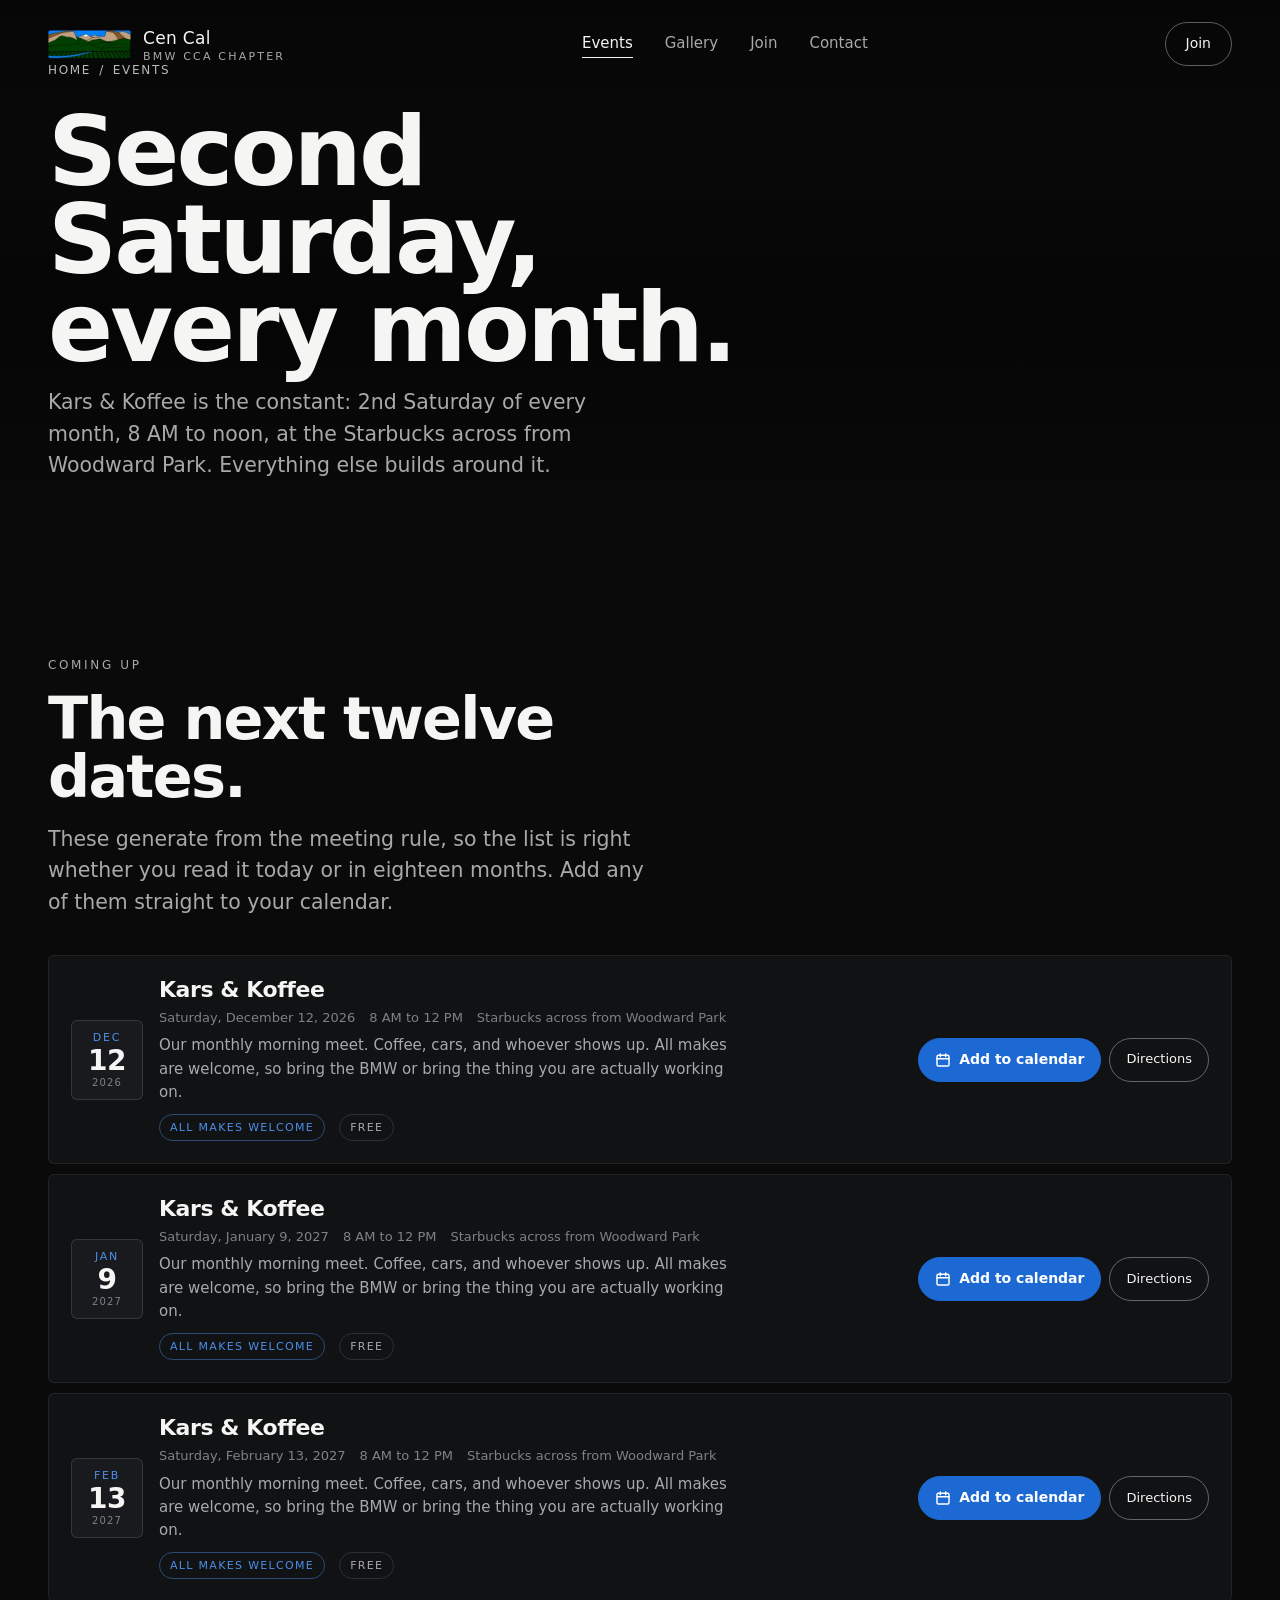
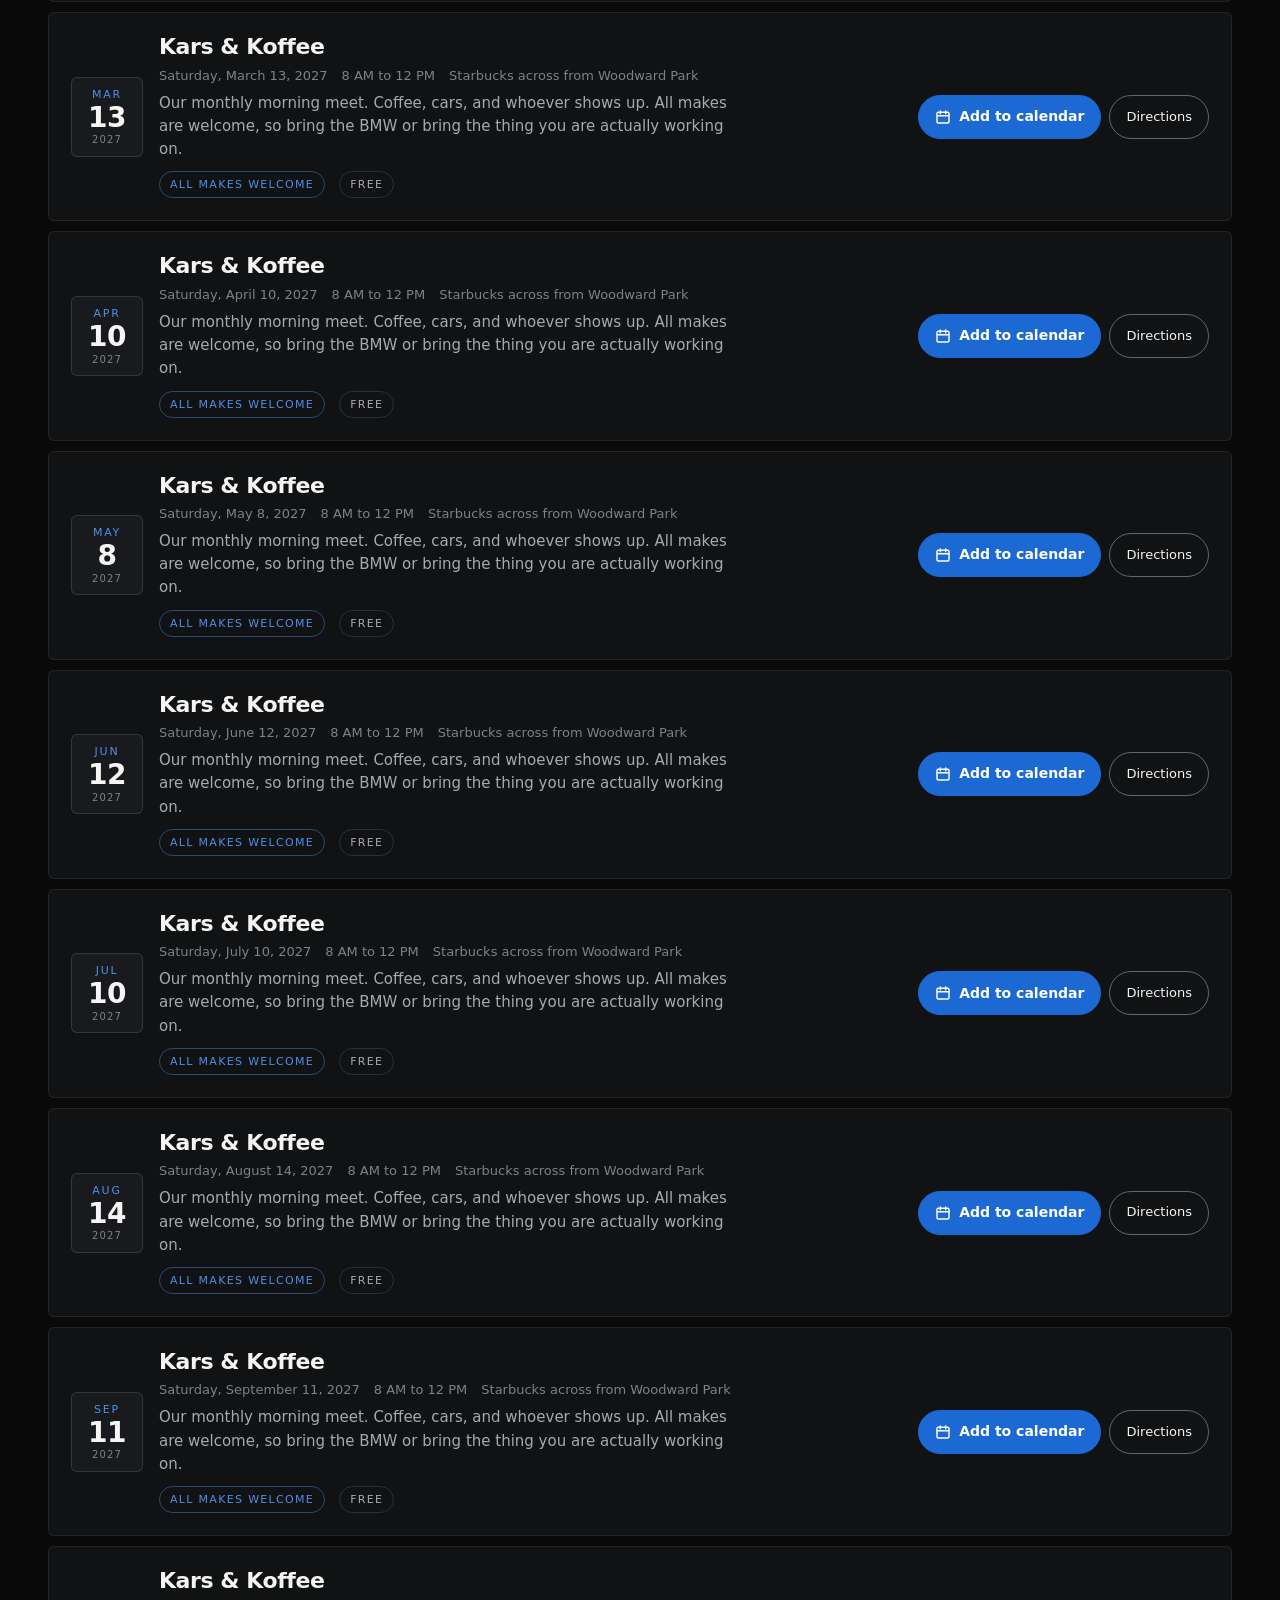
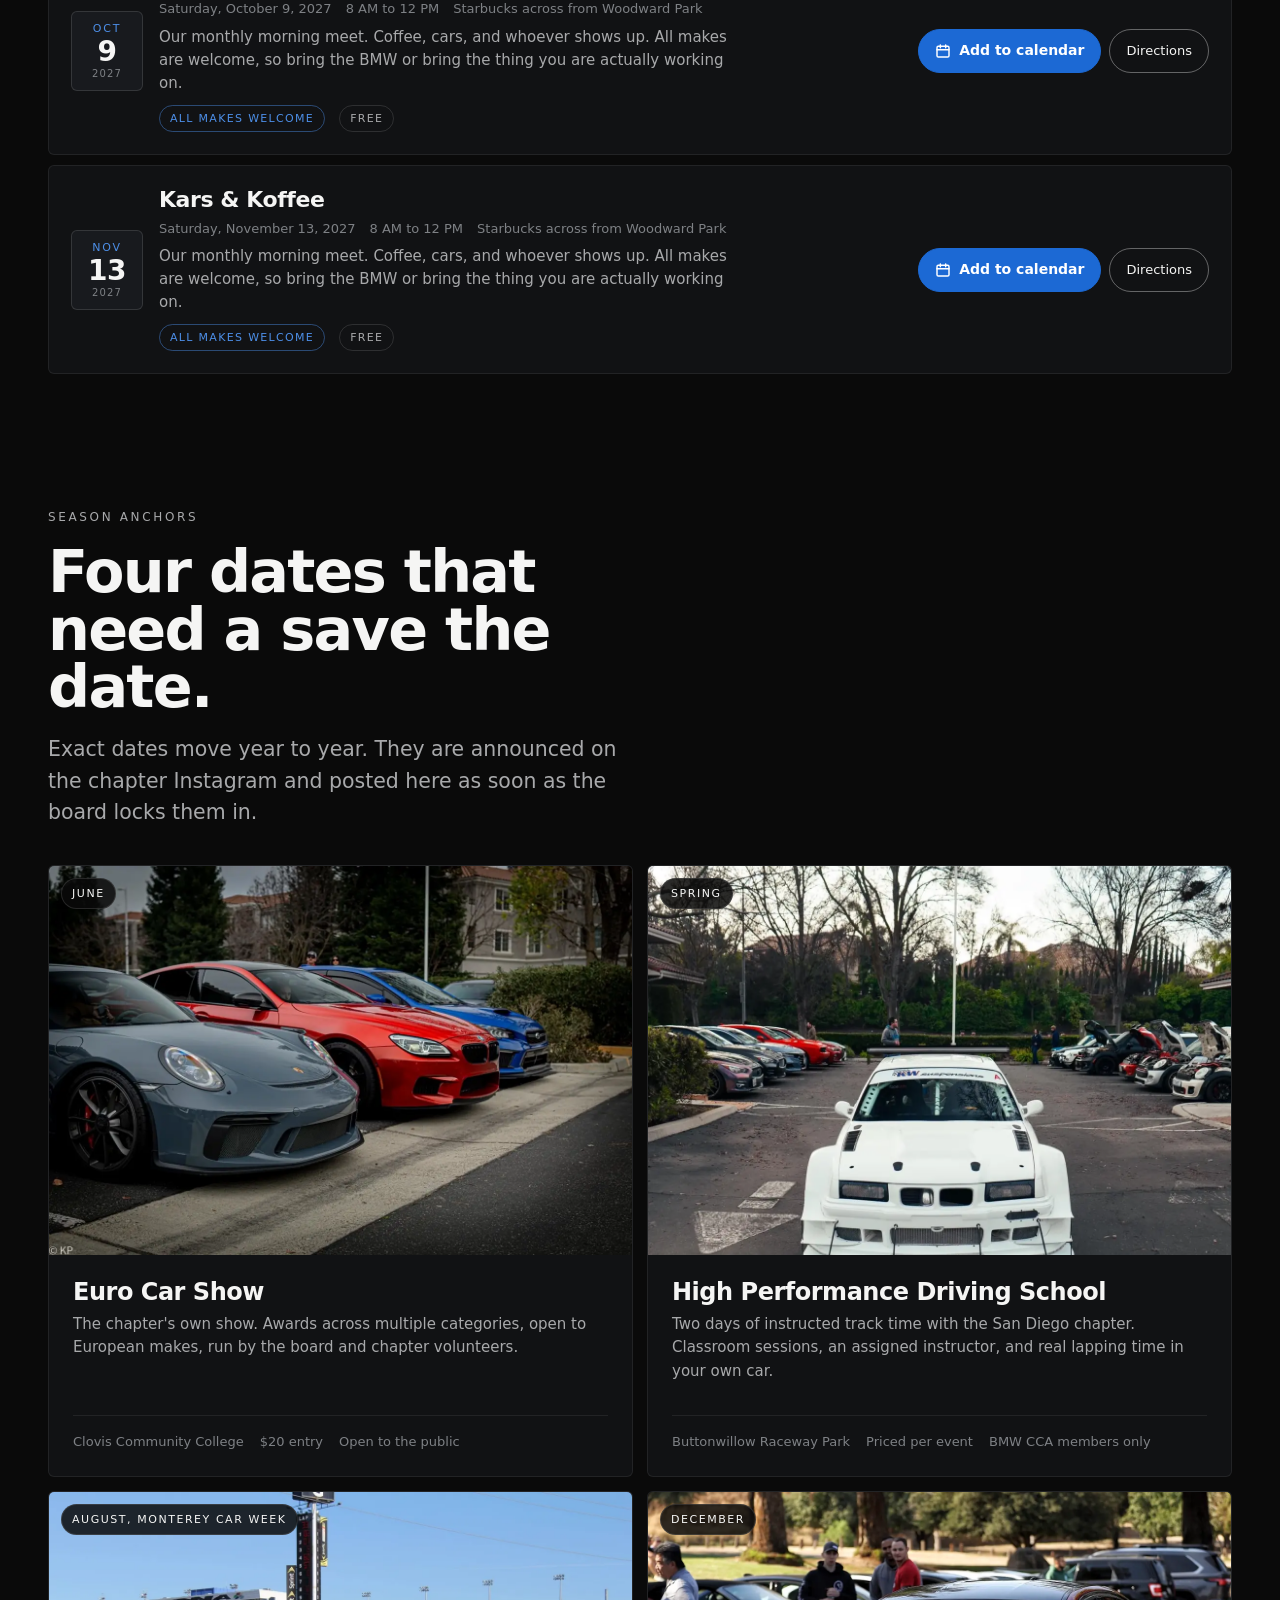
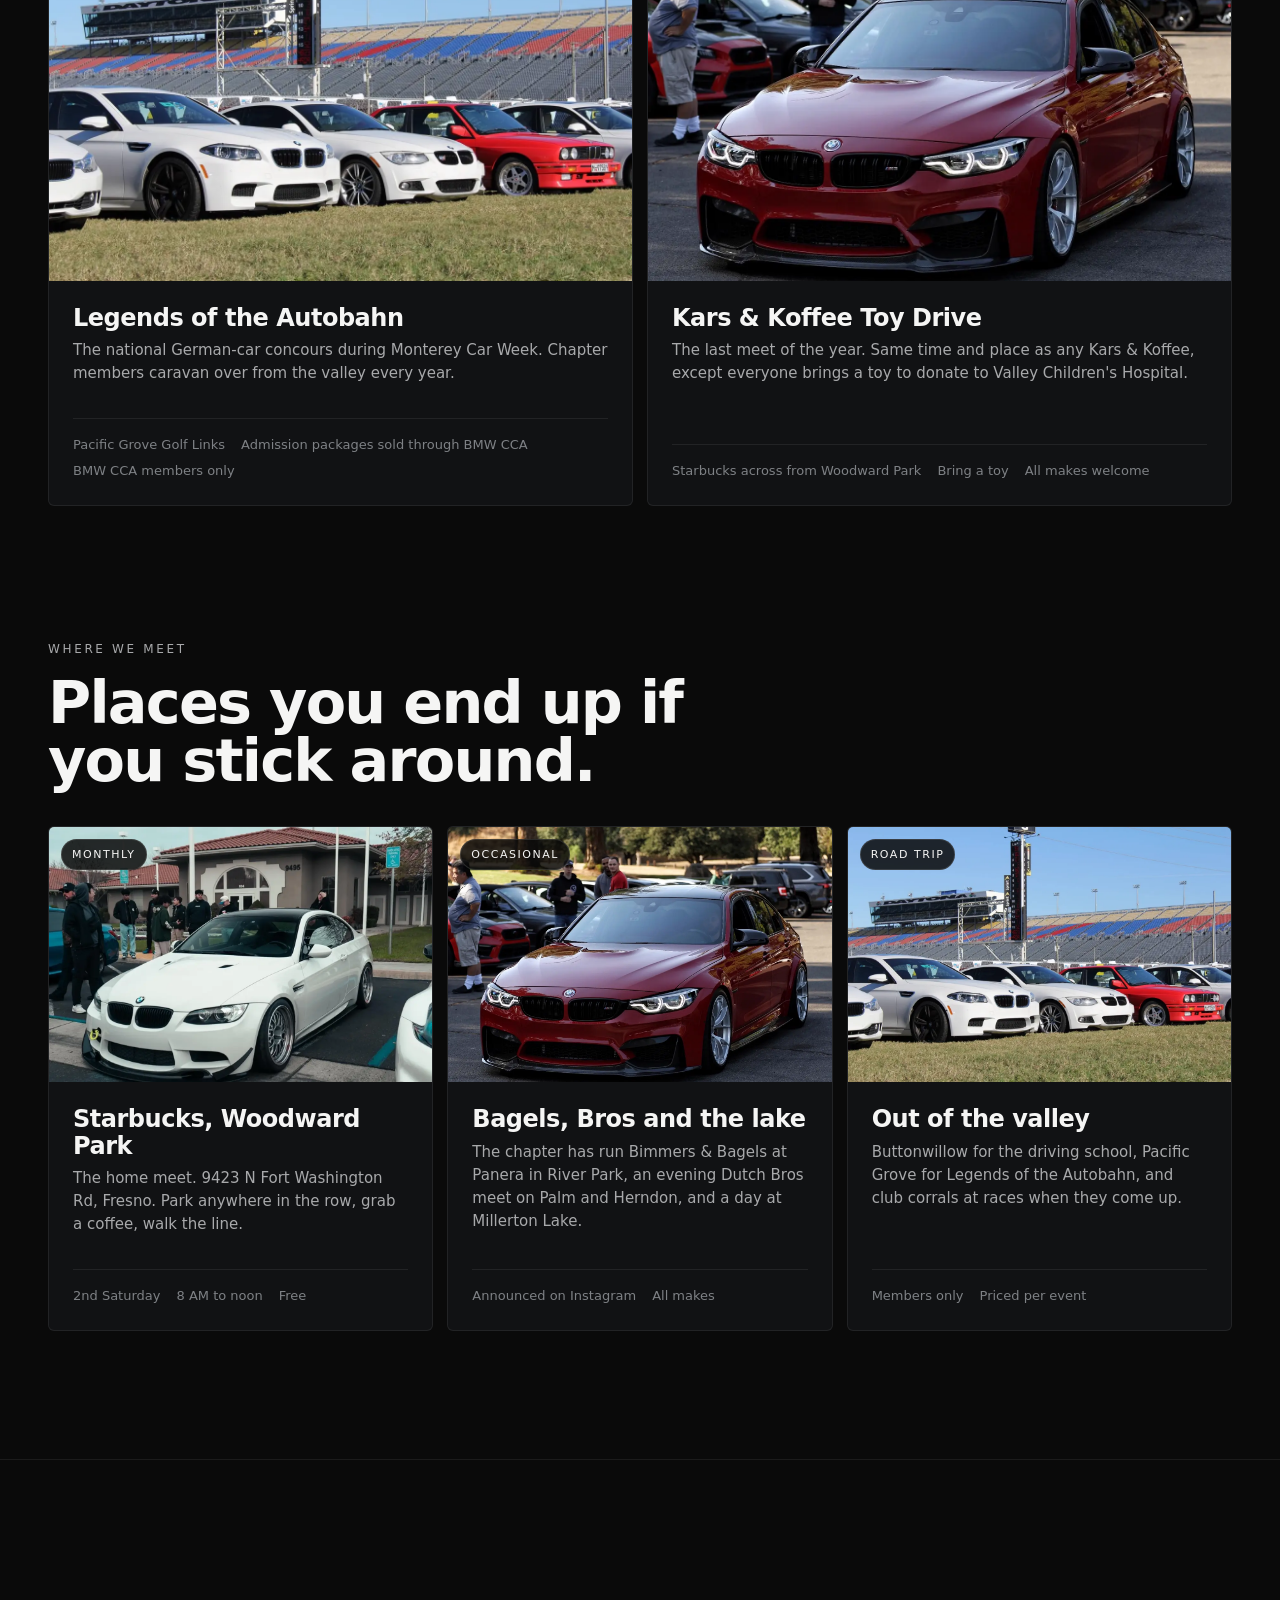
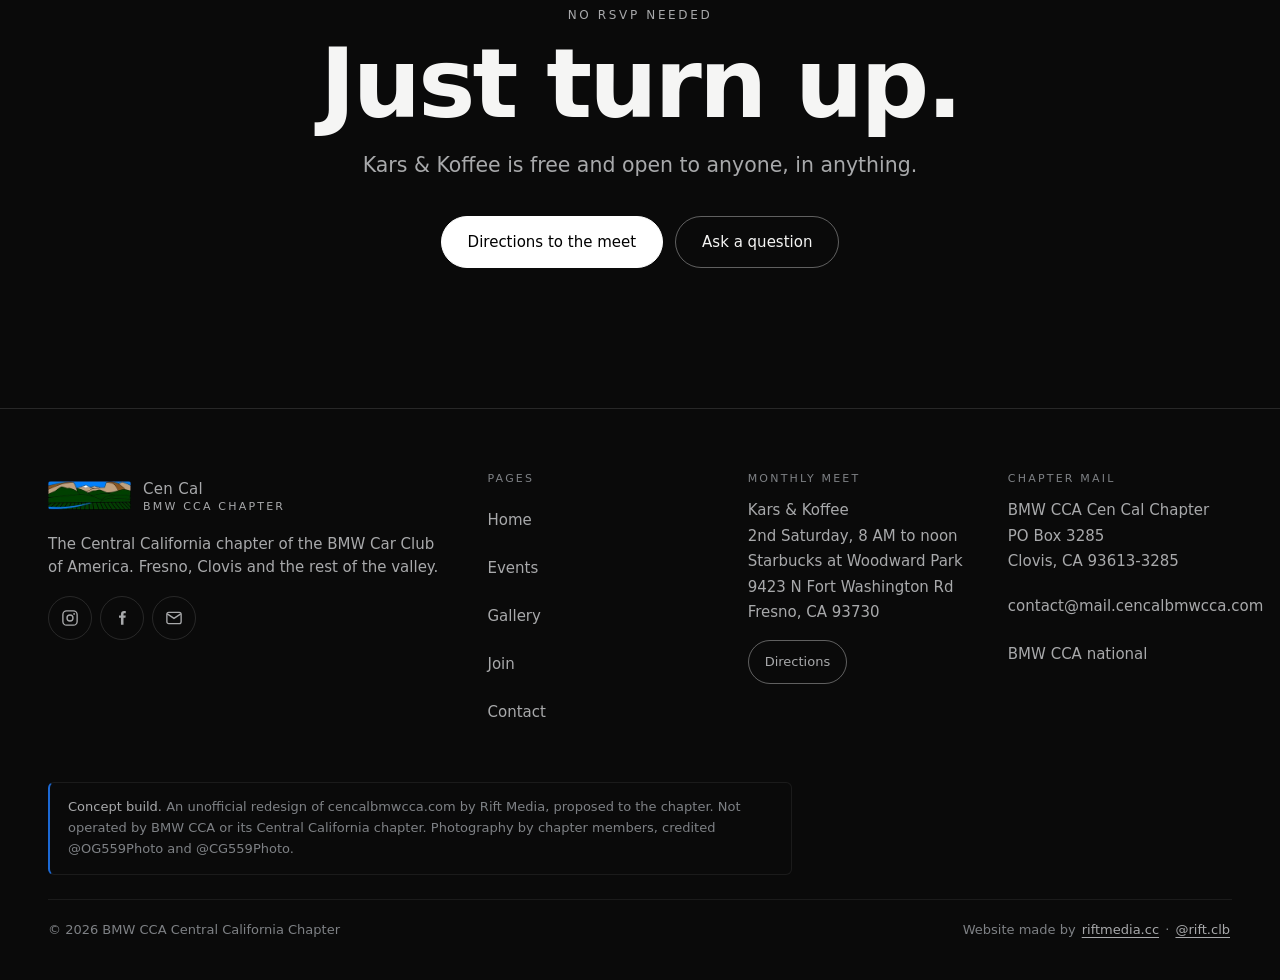
<file: events.html>
<!DOCTYPE html>
<html lang="en">
<head>
<meta charset="utf-8">
<meta name="viewport" content="width=device-width, initial-scale=1">
<title>Events | BMW CCA Cen Cal Chapter</title>
<meta name="description" content="Kars and Koffee runs the second Saturday of every month at Woodward Park in Fresno. Plus the Euro Car Show, Buttonwillow track days, Legends of the Autobahn and the December toy drive.">
<link rel="canonical" href="https://www.cencalbmwcca.com/events">
<meta name="robots" content="noindex, nofollow">
<meta property="og:title" content="Events | BMW CCA Cen Cal Chapter">
<meta property="og:image" content="/assets/img/hero-b-crowd-desk.webp">
<meta name="theme-color" content="#0A0A0A">
<link rel="icon" href="/assets/favicon.png" type="image/png">
<link rel="apple-touch-icon" href="/assets/apple-touch-icon.png">
<link rel="preconnect" href="https://api.fontshare.com">
<link rel="preconnect" href="https://cdn.fontshare.com" crossorigin>
<link rel="stylesheet" href="https://api.fontshare.com/v2/css?f[]=satoshi@400,500,700&f[]=clash-display@700&display=swap">
<link rel="stylesheet" href="/styles.css">
<link rel="preload" href="/events.json" as="fetch" crossorigin>
</head>
<body>
<a class="skip-link" href="#main">Skip to content</a>

<header class="nav" id="nav">
  <a class="brand" href="/" aria-label="BMW CCA Cen Cal, home">
    <img src="/assets/img/brand-mark.webp" width="82" height="29" alt="" decoding="async">
    <span>Cen Cal<small>BMW CCA chapter</small></span>
  </a>
  <nav class="links" aria-label="Main">
    <a href="/events" aria-current="page">Events</a><a href="/gallery">Gallery</a><a href="/join">Join</a><a href="/contact">Contact</a>
  </nav>
  <div class="nav-right">
    <a class="pill" href="/join">Join</a>
    <button class="nav-toggle" type="button" aria-expanded="false" aria-controls="mobile-nav" aria-label="Open menu"><span></span></button>
  </div>
</header>
<div class="mobile-nav" id="mobile-nav" data-open="false">
  <a href="/">Home</a><a href="/events">Events</a><a href="/gallery">Gallery</a><a href="/join">Join</a><a href="/contact">Contact</a>
  <a class="pill fill" href="https://www.bmwcca.org/chapter/central-california-chapter" target="_blank" rel="noopener">Join through BMW CCA</a>
</div>

<main id="main">

  <section class="page-hero">
    <picture>
      <source media="(max-width: 699px)" srcset="/assets/img/hero-b-crowd-mob-sm.webp">
      <img src="/assets/img/hero-b-crowd-desk.webp" width="1706" height="1066" fetchpriority="high" decoding="async" alt="A red BMW M3 at a Cen Cal chapter meet with members talking behind it">
    </picture>
    <div class="wrap">
      <nav class="crumbs" aria-label="Breadcrumb"><a href="/">Home</a><span>/</span>Events</nav>
      <h1 class="h-lg">Second Saturday, every month.</h1>
      <p class="lead">Kars &amp; Koffee is the constant: <span data-rule-text>second Saturday of every month</span>, 8 AM to noon, at the Starbucks across from Woodward Park. Everything else builds around it.</p>
    </div>
  </section>

  <section>
    <div class="wrap">
      <div class="sec-head reveal">
        <span class="eyebrow">Coming up</span>
        <h2 class="h-md">The next twelve dates.</h2>
        <p class="lead">These generate from the meeting rule, so the list is right whether you read it today or in eighteen months. Add any of them straight to your calendar.</p>
      </div>
      <div class="event-list reveal" data-events="12"><div class="empty-state">Loading the calendar.</div></div>
    </div>
  </section>

  <section id="season">
    <div class="wrap">
      <div class="sec-head reveal">
        <span class="eyebrow">Season anchors</span>
        <h2 class="h-md">Four dates that need a save the date.</h2>
        <p class="lead">Exact dates move year to year. They are announced on the chapter Instagram and posted here as soon as the board locks them in.</p>
      </div>
      <div class="card-grid card-grid--2 grid reveal" data-annual></div>
    </div>
  </section>

  <section>
    <div class="wrap">
      <div class="sec-head reveal">
        <span class="eyebrow">Where we meet</span>
        <h2 class="h-md">Places you end up if you stick around.</h2>
      </div>
      <div class="card-grid card-grid--3 grid reveal">
        <article class="card">
          <div class="card__media"><img src="/assets/img/event-kars-and-koffee.webp" width="1200" height="800" loading="lazy" alt="Members standing around a white BMW M3 at a Kars and Koffee morning"><span class="card__tag">Monthly</span></div>
          <div class="card__body"><h3>Starbucks, Woodward Park</h3><p>The home meet. 9423 N Fort Washington Rd, Fresno. Park anywhere in the row, grab a coffee, walk the line.</p><div class="card__foot"><span>2nd Saturday</span><span>8 AM to noon</span><span>Free</span></div></div>
        </article>
        <article class="card">
          <div class="card__media"><img src="/assets/img/community-meet.webp" width="1400" height="2100" loading="lazy" alt="A red BMW M3 at a chapter meet with members talking behind it"><span class="card__tag">Occasional</span></div>
          <div class="card__body"><h3>Bagels, Bros and the lake</h3><p>The chapter has run Bimmers &amp; Bagels at Panera in River Park, an evening Dutch Bros meet on Palm and Herndon, and a day at Millerton Lake.</p><div class="card__foot"><span>Announced on Instagram</span><span>All makes</span></div></div>
        </article>
        <article class="card">
          <div class="card__media"><img src="/assets/img/community-corral.webp" width="1200" height="800" loading="lazy" alt="Chapter BMWs parked together in a club corral at a racetrack"><span class="card__tag">Road trip</span></div>
          <div class="card__body"><h3>Out of the valley</h3><p>Buttonwillow for the driving school, Pacific Grove for Legends of the Autobahn, and club corrals at races when they come up.</p><div class="card__foot"><span>Members only</span><span>Priced per event</span></div></div>
        </article>
      </div>
    </div>
  </section>

  <section class="cta">
    <div class="wrap reveal">
      <span class="eyebrow">No RSVP needed</span>
      <h2 class="h-lg">Just turn up.</h2>
      <p class="lead">Kars &amp; Koffee is free and open to anyone, in anything.</p>
      <div class="ctas">
        <a class="pill fill lg" href="https://www.google.com/maps/search/?api=1&amp;query=9423%20N%20Fort%20Washington%20Rd%20Fresno%20CA%2093730" target="_blank" rel="noopener">Directions to the meet</a>
        <a class="pill lg" href="/contact">Ask a question</a>
      </div>
    </div>
  </section>

</main>

<footer class="footer" id="footer">
  <div class="wrap footer-grid grid">
    <div>
      <a class="brand" href="/" aria-label="BMW CCA Cen Cal, home">
        <img src="/assets/img/brand-mark.webp" width="82" height="29" alt="" decoding="async">
        <span>Cen Cal<small>BMW CCA chapter</small></span>
      </a>
      <p>The Central California chapter of the BMW Car Club of America. Fresno, Clovis and the rest of the valley.</p>
      <div class="social">
        <a href="https://instagram.com/bmwccacencal" target="_blank" rel="noopener" aria-label="Chapter Instagram"><svg width="18" height="18" viewBox="0 0 24 24" fill="none" stroke="currentColor" stroke-width="1.8" aria-hidden="true"><rect x="2.5" y="2.5" width="19" height="19" rx="5"/><circle cx="12" cy="12" r="4"/><circle cx="17.5" cy="6.5" r="1.2" fill="currentColor" stroke="none"/></svg></a>
        <a href="https://m.facebook.com/groups/1497077221077118" target="_blank" rel="noopener" aria-label="Chapter Facebook group"><svg width="18" height="18" viewBox="0 0 24 24" fill="currentColor" aria-hidden="true"><path d="M14 8.5V6.8c0-.8.2-1.2 1.4-1.2H17V2.6c-.3 0-1.3-.1-2.4-.1-2.4 0-4 1.5-4 4.2v1.8H8v3h2.6V21H14v-9.5h2.6l.4-3H14z"/></svg></a>
        <a href="mailto:contact@mail.cencalbmwcca.com" aria-label="Email the chapter"><svg width="18" height="18" viewBox="0 0 24 24" fill="none" stroke="currentColor" stroke-width="1.8" aria-hidden="true"><rect x="2.5" y="4.5" width="19" height="15" rx="2.5"/><path d="M3 6.5l9 6 9-6"/></svg></a>
      </div>
    </div>
    <div>
      <h2 class="footer-h">Pages</h2>
      <ul><li><a href="/">Home</a></li><li><a href="/events">Events</a></li><li><a href="/gallery">Gallery</a></li><li><a href="/join">Join</a></li><li><a href="/contact">Contact</a></li></ul>
    </div>
    <div>
      <h2 class="footer-h">Monthly meet</h2>
      <address>Kars &amp; Koffee<br>2nd Saturday, 8 AM to noon<br>Starbucks at Woodward Park<br>9423 N Fort Washington Rd<br>Fresno, CA 93730</address>
      <a class="pill sm" style="margin-top:14px" href="https://www.google.com/maps/search/?api=1&amp;query=9423%20N%20Fort%20Washington%20Rd%20Fresno%20CA%2093730" target="_blank" rel="noopener">Directions</a>
    </div>
    <div>
      <h2 class="footer-h">Chapter mail</h2>
      <address>BMW CCA Cen Cal Chapter<br>PO Box 3285<br>Clovis, CA 93613-3285</address>
      <ul style="margin-top:10px"><li><a href="mailto:contact@mail.cencalbmwcca.com">contact@mail.cencalbmwcca.com</a></li><li><a href="https://www.bmwcca.org/chapter/central-california-chapter" target="_blank" rel="noopener">BMW CCA national</a></li></ul>
    </div>
  </div>
  <div class="wrap">
    <p class="spec-note"><strong>Concept build.</strong> An unofficial redesign of cencalbmwcca.com by Rift Media, proposed to the chapter. Not operated by BMW CCA or its Central California chapter. Photography by chapter members, credited @OG559Photo and @CG559Photo.</p>
    <div class="footer-bottom"><span>&copy; <span data-year>2026</span> BMW CCA Central California Chapter</span><span class="credit">Website made by <a href="https://riftmedia.cc" target="_blank" rel="noopener">riftmedia.cc</a> &middot; <a href="https://instagram.com/rift.clb" target="_blank" rel="noopener" aria-label="Rift Media on Instagram">@rift.clb</a></span></div>
  </div>
</footer>

<script src="/main.js" defer></script>
</body>
</html>
</file>
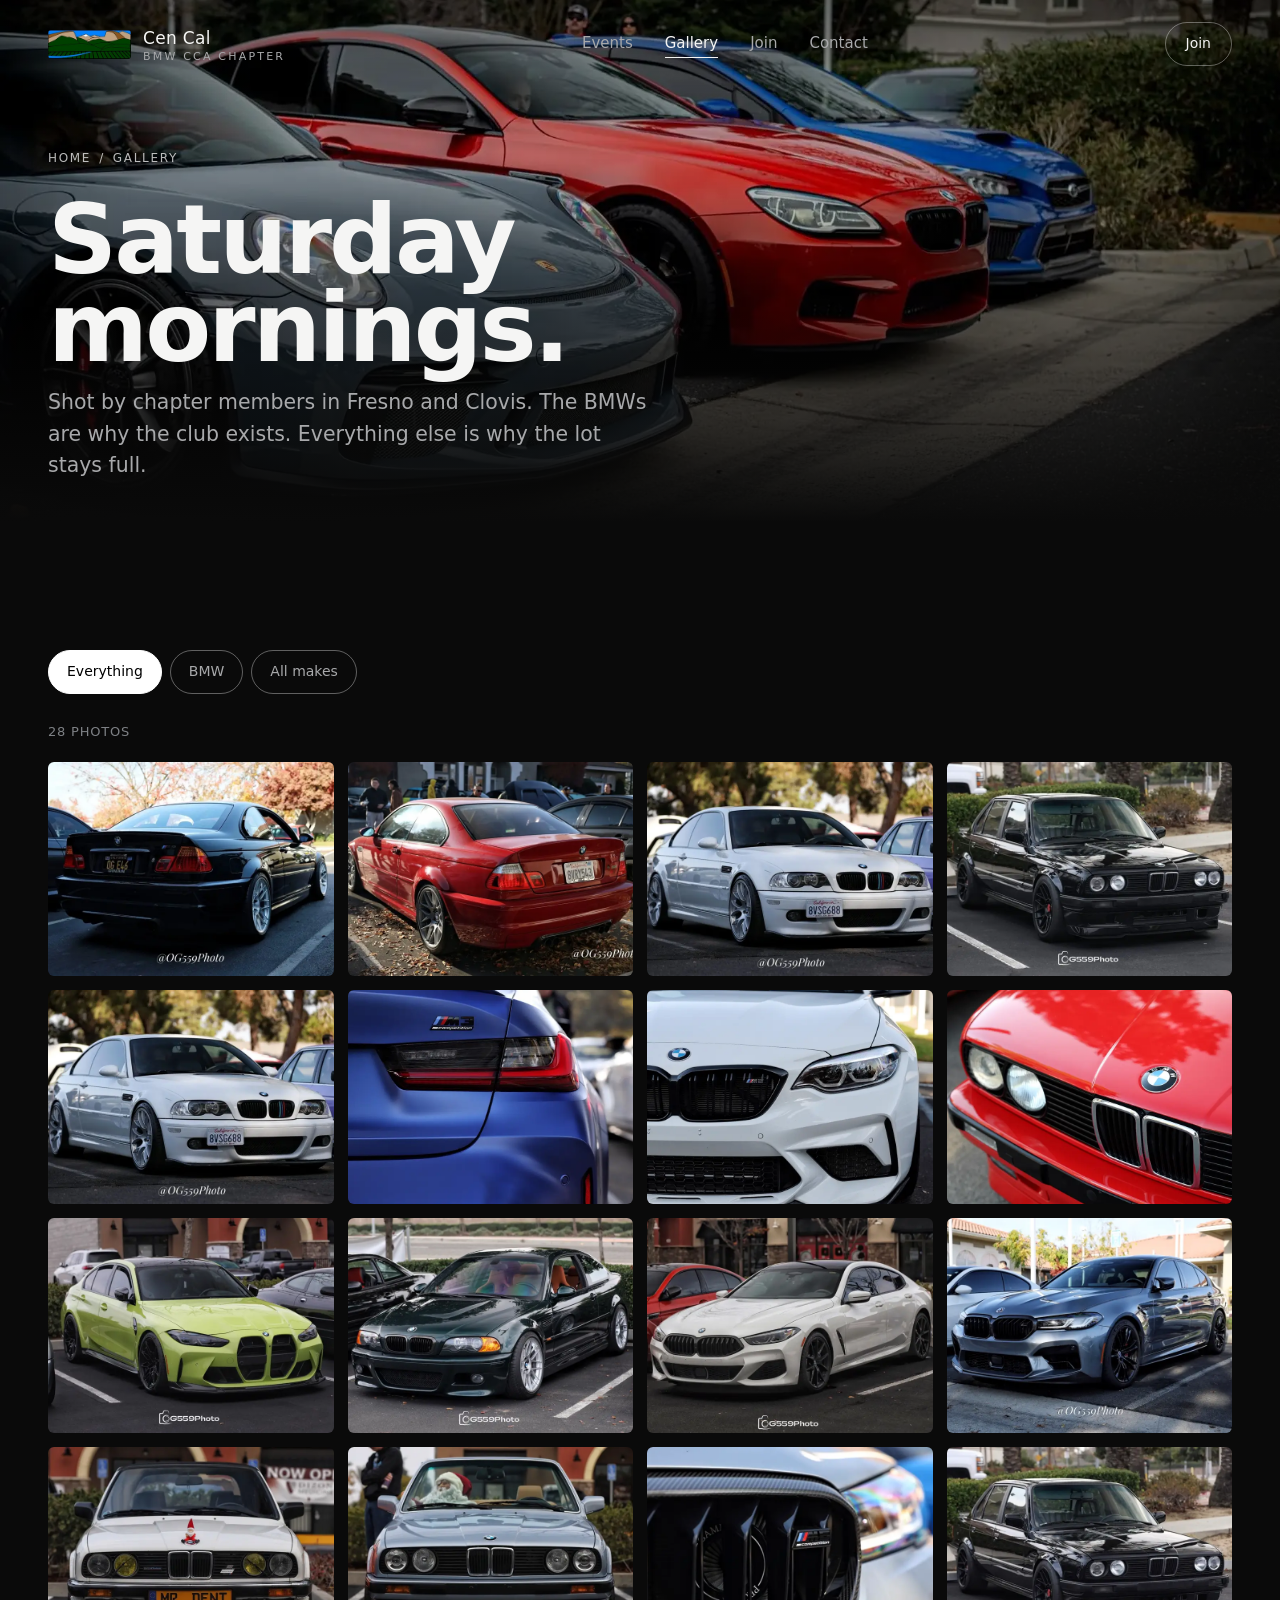
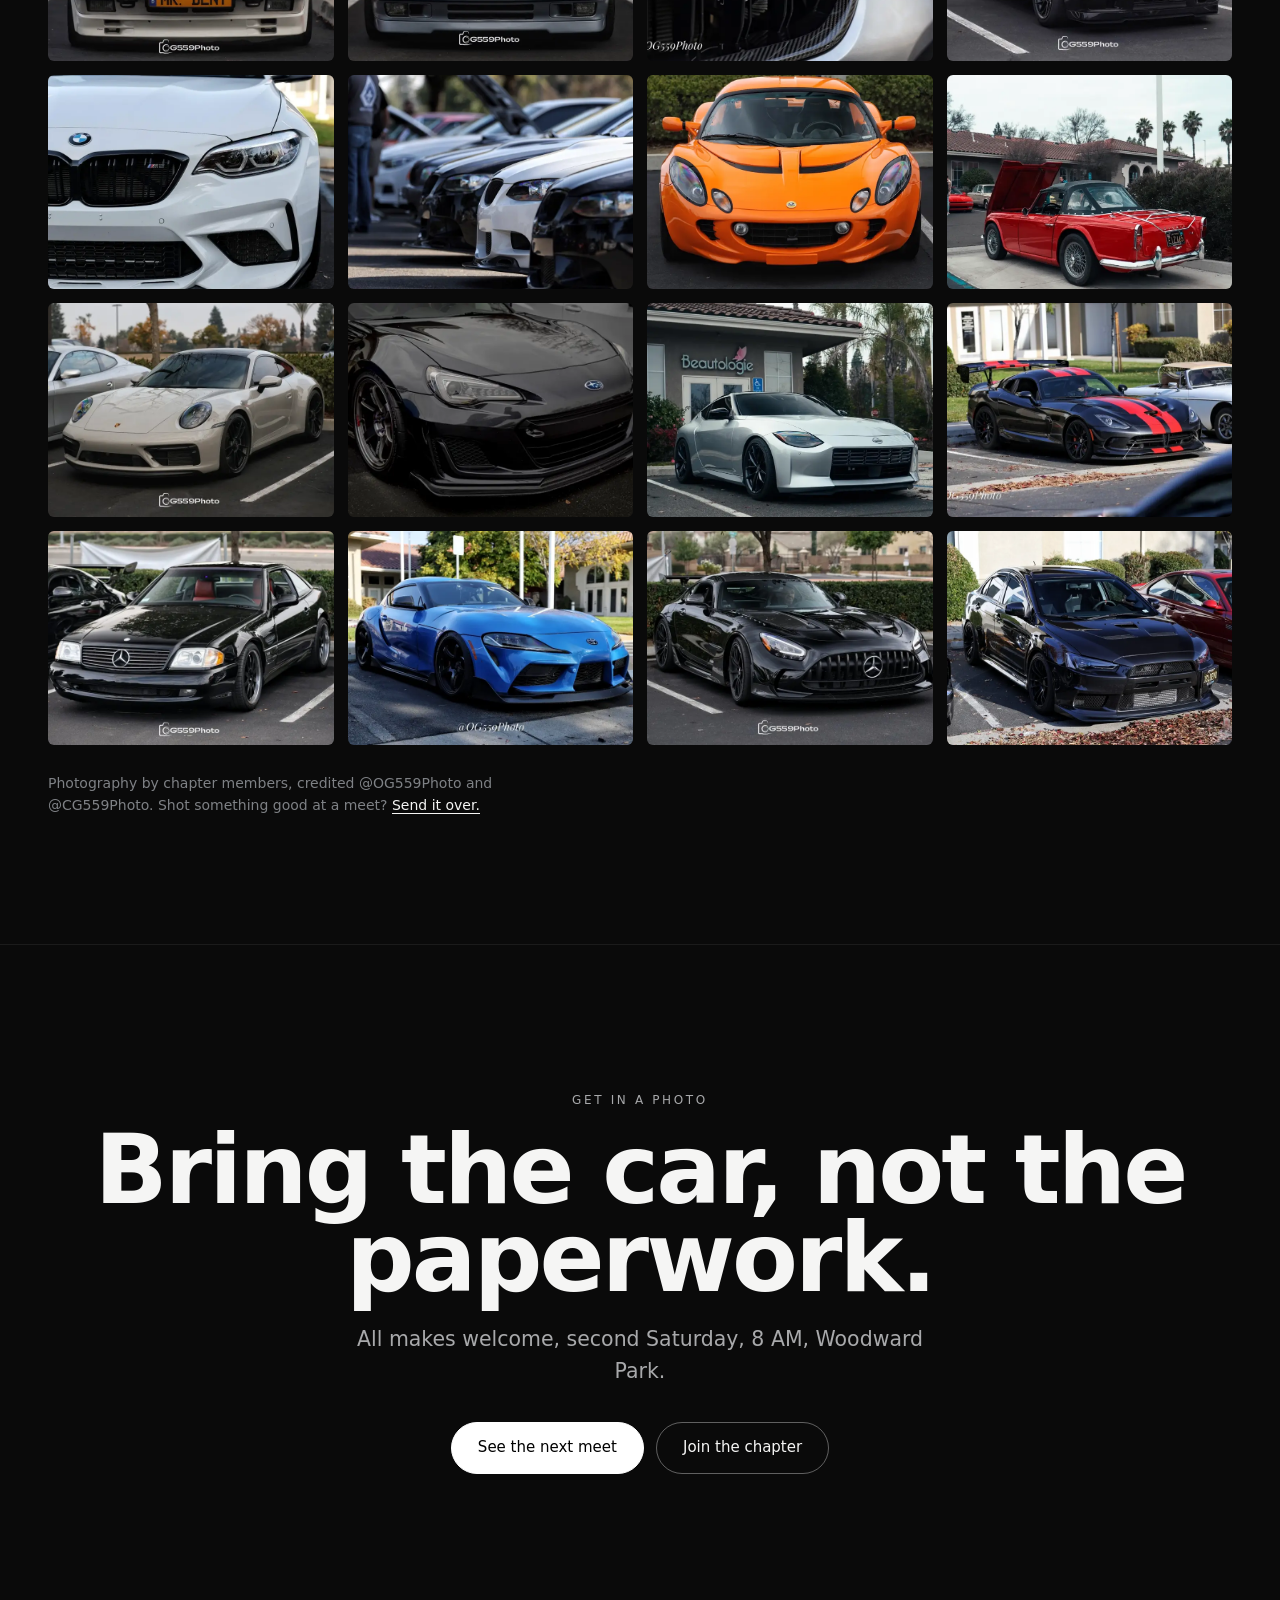
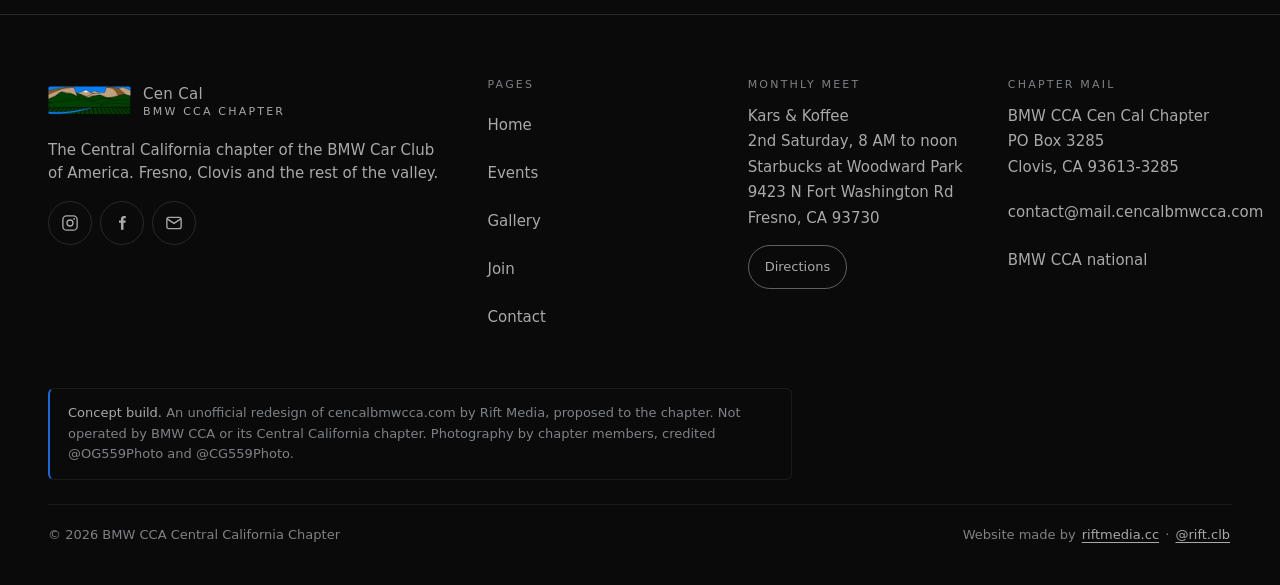
<file: gallery.html>
<!DOCTYPE html>
<html lang="en">
<head>
<meta charset="utf-8">
<meta name="viewport" content="width=device-width, initial-scale=1">
<title>Gallery | BMW CCA Cen Cal Chapter</title>
<meta name="description" content="Photos from Cen Cal chapter meets in Fresno and Clovis. BMWs from E30 to G80, plus the Lotus, Supra, Porsche and everything else that shows up on a Saturday.">
<link rel="canonical" href="https://www.cencalbmwcca.com/gallery">
<meta name="robots" content="noindex, nofollow">
<meta property="og:title" content="Gallery | BMW CCA Cen Cal Chapter">
<meta property="og:image" content="/assets/img/page-gallery.webp">
<meta name="theme-color" content="#0A0A0A">
<link rel="icon" href="/assets/favicon.png" type="image/png">
<link rel="apple-touch-icon" href="/assets/apple-touch-icon.png">
<link rel="preconnect" href="https://api.fontshare.com">
<link rel="preconnect" href="https://cdn.fontshare.com" crossorigin>
<link rel="stylesheet" href="https://api.fontshare.com/v2/css?f[]=satoshi@400,500,700&f[]=clash-display@700&display=swap">
<link rel="stylesheet" href="/styles.css">
</head>
<body>
<a class="skip-link" href="#main">Skip to content</a>

<header class="nav" id="nav">
  <a class="brand" href="/" aria-label="BMW CCA Cen Cal, home">
    <img src="/assets/img/brand-mark.webp" width="82" height="29" alt="" decoding="async">
    <span>Cen Cal<small>BMW CCA chapter</small></span>
  </a>
  <nav class="links" aria-label="Main">
    <a href="/events">Events</a><a href="/gallery" aria-current="page">Gallery</a><a href="/join">Join</a><a href="/contact">Contact</a>
  </nav>
  <div class="nav-right">
    <a class="pill" href="/join">Join</a>
    <button class="nav-toggle" type="button" aria-expanded="false" aria-controls="mobile-nav" aria-label="Open menu"><span></span></button>
  </div>
</header>
<div class="mobile-nav" id="mobile-nav" data-open="false">
  <a href="/">Home</a><a href="/events">Events</a><a href="/gallery">Gallery</a><a href="/join">Join</a><a href="/contact">Contact</a>
  <a class="pill fill" href="https://www.bmwcca.org/chapter/central-california-chapter" target="_blank" rel="noopener">Join through BMW CCA</a>
</div>

<main id="main">

  <section class="page-hero">
    <picture>
      <source media="(max-width: 699px)" srcset="/assets/img/page-gallery-sm.webp">
      <img src="/assets/img/page-gallery.webp" width="1800" height="1200" fetchpriority="high" decoding="async" alt="A Porsche, a red BMW and a blue coupe parked in a row at a chapter meet">
    </picture>
    <div class="wrap">
      <nav class="crumbs" aria-label="Breadcrumb"><a href="/">Home</a><span>/</span>Gallery</nav>
      <h1 class="h-lg">Saturday mornings.</h1>
      <p class="lead">Shot by chapter members in Fresno and Clovis. The BMWs are why the club exists. Everything else is why the lot stays full.</p>
    </div>
  </section>

  <section>
    <div class="wrap">
      <div class="filter-bar" data-filter-bar role="group" aria-label="Filter photos">
        <button class="filter-btn" type="button" data-filter="all" aria-pressed="true">Everything</button>
        <button class="filter-btn" type="button" data-filter="bmw" aria-pressed="false">BMW</button>
        <button class="filter-btn" type="button" data-filter="open" aria-pressed="false">All makes</button>
      </div>
      <p class="gallery-count" data-gallery-count>28 photos</p>
      <div class="gallery-grid grid" data-gallery>
        <figure class="tile" data-cat="bmw"><img src="/assets/img/gal-bmw-01.webp" width="800" height="534" loading="lazy" decoding="async" alt="Black BMW E46 M3 photographed from the rear at a chapter meet"></figure>
        <figure class="tile" data-cat="bmw"><img src="/assets/img/gal-bmw-02.webp" width="800" height="534" loading="lazy" decoding="async" alt="Red BMW E46 M3 coupe seen from behind in a parking lot"></figure>
        <figure class="tile" data-cat="bmw"><img src="/assets/img/gal-bmw-03.webp" width="800" height="534" loading="lazy" decoding="async" alt="White BMW E46 M3 photographed head on at a morning meet"></figure>
        <figure class="tile" data-cat="bmw"><img src="/assets/img/gal-bmw-04.webp" width="800" height="534" loading="lazy" decoding="async" alt="Black BMW E30 with the front end lowered, parked at a meet"></figure>
        <figure class="tile" data-cat="bmw"><img src="/assets/img/gal-bmw-05.webp" width="800" height="534" loading="lazy" decoding="async" alt="White BMW E46 M3 parked alongside other chapter cars"></figure>
        <figure class="tile" data-cat="bmw"><img src="/assets/img/gal-bmw-06.webp" width="800" height="1066" loading="lazy" decoding="async" alt="Close up of the taillight and badge on a blue BMW M3 Competition"></figure>
        <figure class="tile" data-cat="bmw"><img src="/assets/img/gal-bmw-07.webp" width="800" height="1200" loading="lazy" decoding="async" alt="White BMW M2 photographed from the front corner"></figure>
        <figure class="tile" data-cat="bmw"><img src="/assets/img/gal-bmw-08.webp" width="800" height="1200" loading="lazy" decoding="async" alt="Close up of the kidney grille and headlights on a red classic BMW"></figure>
        <figure class="tile" data-cat="bmw"><img src="/assets/img/gal-bmw-09.webp" width="800" height="534" loading="lazy" decoding="async" alt="Lime green BMW G80 M3 parked at a Cen Cal chapter gathering"></figure>
        <figure class="tile" data-cat="bmw"><img src="/assets/img/gal-bmw-10.webp" width="800" height="534" loading="lazy" decoding="async" alt="Dark green BMW E46 M3 with the door open at a meet"></figure>
        <figure class="tile" data-cat="bmw"><img src="/assets/img/gal-bmw-11.webp" width="800" height="534" loading="lazy" decoding="async" alt="White BMW 8 Series Gran Coupe parked at a chapter meet"></figure>
        <figure class="tile" data-cat="bmw"><img src="/assets/img/gal-bmw-12.webp" width="800" height="534" loading="lazy" decoding="async" alt="Grey BMW M5 parked in a lot at a chapter meet"></figure>
        <figure class="tile" data-cat="bmw"><img src="/assets/img/gal-bmw-13.webp" width="800" height="534" loading="lazy" decoding="async" alt="White BMW E30 convertible with yellow fog lights parked at a meet"></figure>
        <figure class="tile" data-cat="bmw"><img src="/assets/img/gal-bmw-14.webp" width="800" height="534" loading="lazy" decoding="async" alt="Classic BMW E30 convertible at the December chapter meet with Santa in the driver seat"></figure>
        <figure class="tile" data-cat="bmw"><img src="/assets/img/gal-bmw-15.webp" width="800" height="534" loading="lazy" decoding="async" alt="Close up of a BMW M grille next to a colour shifting wrapped car"></figure>
        <figure class="tile" data-cat="bmw"><img src="/assets/img/gal-bmw-16.webp" width="800" height="534" loading="lazy" decoding="async" alt="Black BMW E30 photographed from the rear three quarter"></figure>
        <figure class="tile" data-cat="bmw"><img src="/assets/img/gal-bmw-17.webp" width="800" height="534" loading="lazy" decoding="async" alt="White BMW M2 head on with the headlights catching morning sun"></figure>
        <figure class="tile" data-cat="bmw"><img src="/assets/img/gal-bmw-18.webp" width="800" height="1200" loading="lazy" decoding="async" alt="A long row of BMW M3s parked nose out at a Kars and Koffee meet"></figure>
        <figure class="tile" data-cat="open"><img src="/assets/img/gal-open-01.webp" width="800" height="534" loading="lazy" decoding="async" alt="Orange Lotus Elise at a Cen Cal meet, one of the non BMW cars that regularly attends"></figure>
        <figure class="tile" data-cat="open"><img src="/assets/img/gal-open-02.webp" width="800" height="534" loading="lazy" decoding="async" alt="Red classic Triumph roadster with the bonnet up at a chapter meet"></figure>
        <figure class="tile" data-cat="open"><img src="/assets/img/gal-open-03.webp" width="800" height="534" loading="lazy" decoding="async" alt="Grey Porsche 911 parked between other cars at a Saturday meet"></figure>
        <figure class="tile" data-cat="open"><img src="/assets/img/gal-open-04.webp" width="800" height="534" loading="lazy" decoding="async" alt="Black Subaru BRZ with aftermarket wheels at a chapter meet"></figure>
        <figure class="tile" data-cat="open"><img src="/assets/img/gal-open-05.webp" width="800" height="534" loading="lazy" decoding="async" alt="Grey Nissan Z parked outside at a Cen Cal Saturday morning"></figure>
        <figure class="tile" data-cat="open"><img src="/assets/img/gal-open-06.webp" width="800" height="534" loading="lazy" decoding="async" alt="Black and red Dodge Viper with a rear wing parked at a meet"></figure>
        <figure class="tile" data-cat="open"><img src="/assets/img/gal-open-07.webp" width="800" height="534" loading="lazy" decoding="async" alt="Black Mercedes SL roadster with red interior at a chapter meet"></figure>
        <figure class="tile" data-cat="open"><img src="/assets/img/gal-open-08.webp" width="800" height="534" loading="lazy" decoding="async" alt="Blue Toyota Supra at a Cen Cal chapter Kars and Koffee"></figure>
        <figure class="tile" data-cat="open"><img src="/assets/img/gal-open-09.webp" width="800" height="534" loading="lazy" decoding="async" alt="Black Mercedes AMG GT Black Series parked at a chapter meet"></figure>
        <figure class="tile" data-cat="open"><img src="/assets/img/gal-open-10.webp" width="800" height="534" loading="lazy" decoding="async" alt="Black Mitsubishi Evo with a front mount intercooler at a Saturday meet"></figure>
      </div>
      <p class="form-note" style="margin-top:28px">Photography by chapter members, credited @OG559Photo and @CG559Photo. Shot something good at a meet? <a href="/contact" style="color:var(--ink);border-bottom:1px solid var(--ink)">Send it over.</a></p>
    </div>
  </section>

  <section class="cta">
    <div class="wrap reveal">
      <span class="eyebrow">Get in a photo</span>
      <h2 class="h-lg">Bring the car, not the paperwork.</h2>
      <p class="lead">All makes welcome, second Saturday, 8 AM, Woodward Park.</p>
      <div class="ctas">
        <a class="pill fill lg" href="/events">See the next meet</a>
        <a class="pill lg" href="/join">Join the chapter</a>
      </div>
    </div>
  </section>

</main>

<footer class="footer" id="footer">
  <div class="wrap footer-grid grid">
    <div>
      <a class="brand" href="/" aria-label="BMW CCA Cen Cal, home">
        <img src="/assets/img/brand-mark.webp" width="82" height="29" alt="" decoding="async">
        <span>Cen Cal<small>BMW CCA chapter</small></span>
      </a>
      <p>The Central California chapter of the BMW Car Club of America. Fresno, Clovis and the rest of the valley.</p>
      <div class="social">
        <a href="https://instagram.com/bmwccacencal" target="_blank" rel="noopener" aria-label="Chapter Instagram"><svg width="18" height="18" viewBox="0 0 24 24" fill="none" stroke="currentColor" stroke-width="1.8" aria-hidden="true"><rect x="2.5" y="2.5" width="19" height="19" rx="5"/><circle cx="12" cy="12" r="4"/><circle cx="17.5" cy="6.5" r="1.2" fill="currentColor" stroke="none"/></svg></a>
        <a href="https://m.facebook.com/groups/1497077221077118" target="_blank" rel="noopener" aria-label="Chapter Facebook group"><svg width="18" height="18" viewBox="0 0 24 24" fill="currentColor" aria-hidden="true"><path d="M14 8.5V6.8c0-.8.2-1.2 1.4-1.2H17V2.6c-.3 0-1.3-.1-2.4-.1-2.4 0-4 1.5-4 4.2v1.8H8v3h2.6V21H14v-9.5h2.6l.4-3H14z"/></svg></a>
        <a href="mailto:contact@mail.cencalbmwcca.com" aria-label="Email the chapter"><svg width="18" height="18" viewBox="0 0 24 24" fill="none" stroke="currentColor" stroke-width="1.8" aria-hidden="true"><rect x="2.5" y="4.5" width="19" height="15" rx="2.5"/><path d="M3 6.5l9 6 9-6"/></svg></a>
      </div>
    </div>
    <div>
      <h2 class="footer-h">Pages</h2>
      <ul><li><a href="/">Home</a></li><li><a href="/events">Events</a></li><li><a href="/gallery">Gallery</a></li><li><a href="/join">Join</a></li><li><a href="/contact">Contact</a></li></ul>
    </div>
    <div>
      <h2 class="footer-h">Monthly meet</h2>
      <address>Kars &amp; Koffee<br>2nd Saturday, 8 AM to noon<br>Starbucks at Woodward Park<br>9423 N Fort Washington Rd<br>Fresno, CA 93730</address>
      <a class="pill sm" style="margin-top:14px" href="https://www.google.com/maps/search/?api=1&amp;query=9423%20N%20Fort%20Washington%20Rd%20Fresno%20CA%2093730" target="_blank" rel="noopener">Directions</a>
    </div>
    <div>
      <h2 class="footer-h">Chapter mail</h2>
      <address>BMW CCA Cen Cal Chapter<br>PO Box 3285<br>Clovis, CA 93613-3285</address>
      <ul style="margin-top:10px"><li><a href="mailto:contact@mail.cencalbmwcca.com">contact@mail.cencalbmwcca.com</a></li><li><a href="https://www.bmwcca.org/chapter/central-california-chapter" target="_blank" rel="noopener">BMW CCA national</a></li></ul>
    </div>
  </div>
  <div class="wrap">
    <p class="spec-note"><strong>Concept build.</strong> An unofficial redesign of cencalbmwcca.com by Rift Media, proposed to the chapter. Not operated by BMW CCA or its Central California chapter. Photography by chapter members, credited @OG559Photo and @CG559Photo.</p>
    <div class="footer-bottom"><span>&copy; <span data-year>2026</span> BMW CCA Central California Chapter</span><span class="credit">Website made by <a href="https://riftmedia.cc" target="_blank" rel="noopener">riftmedia.cc</a> &middot; <a href="https://instagram.com/rift.clb" target="_blank" rel="noopener" aria-label="Rift Media on Instagram">@rift.clb</a></span></div>
  </div>
</footer>

<script src="/main.js" defer></script>
</body>
</html>
</file>
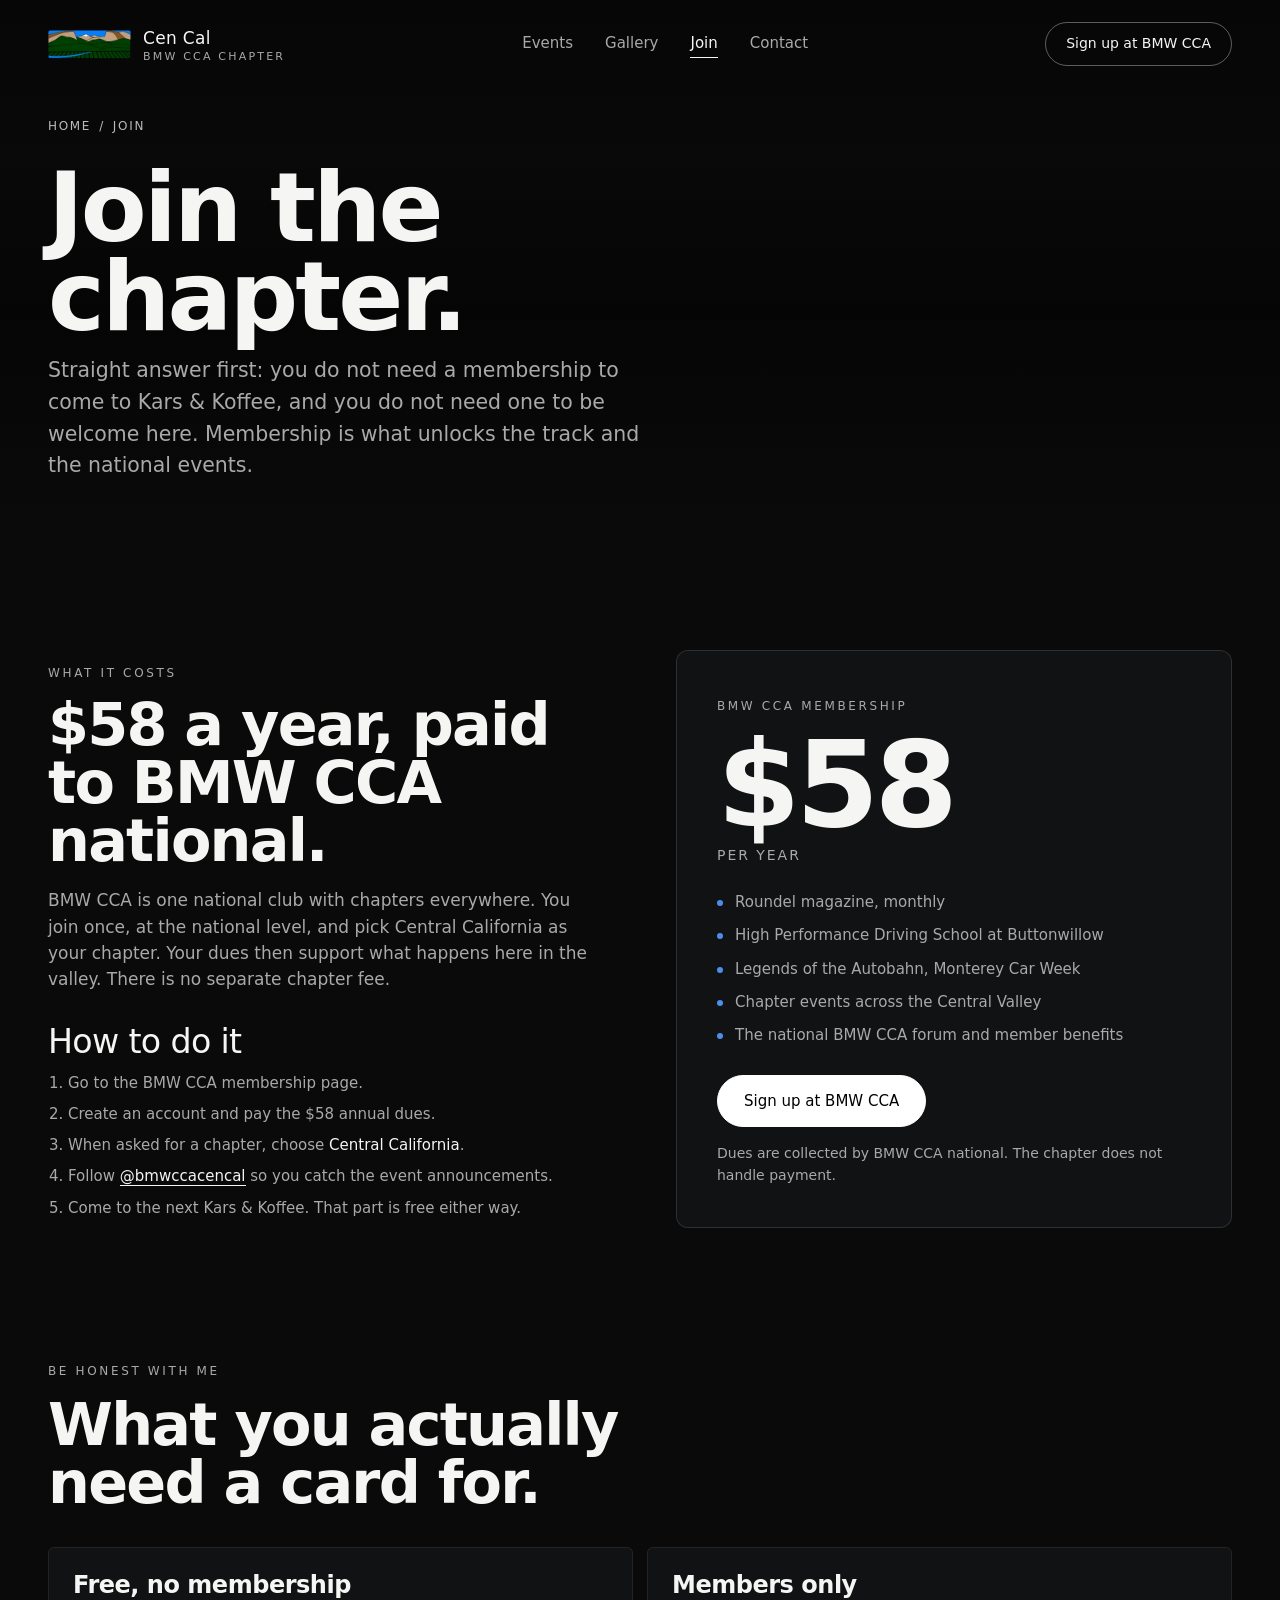
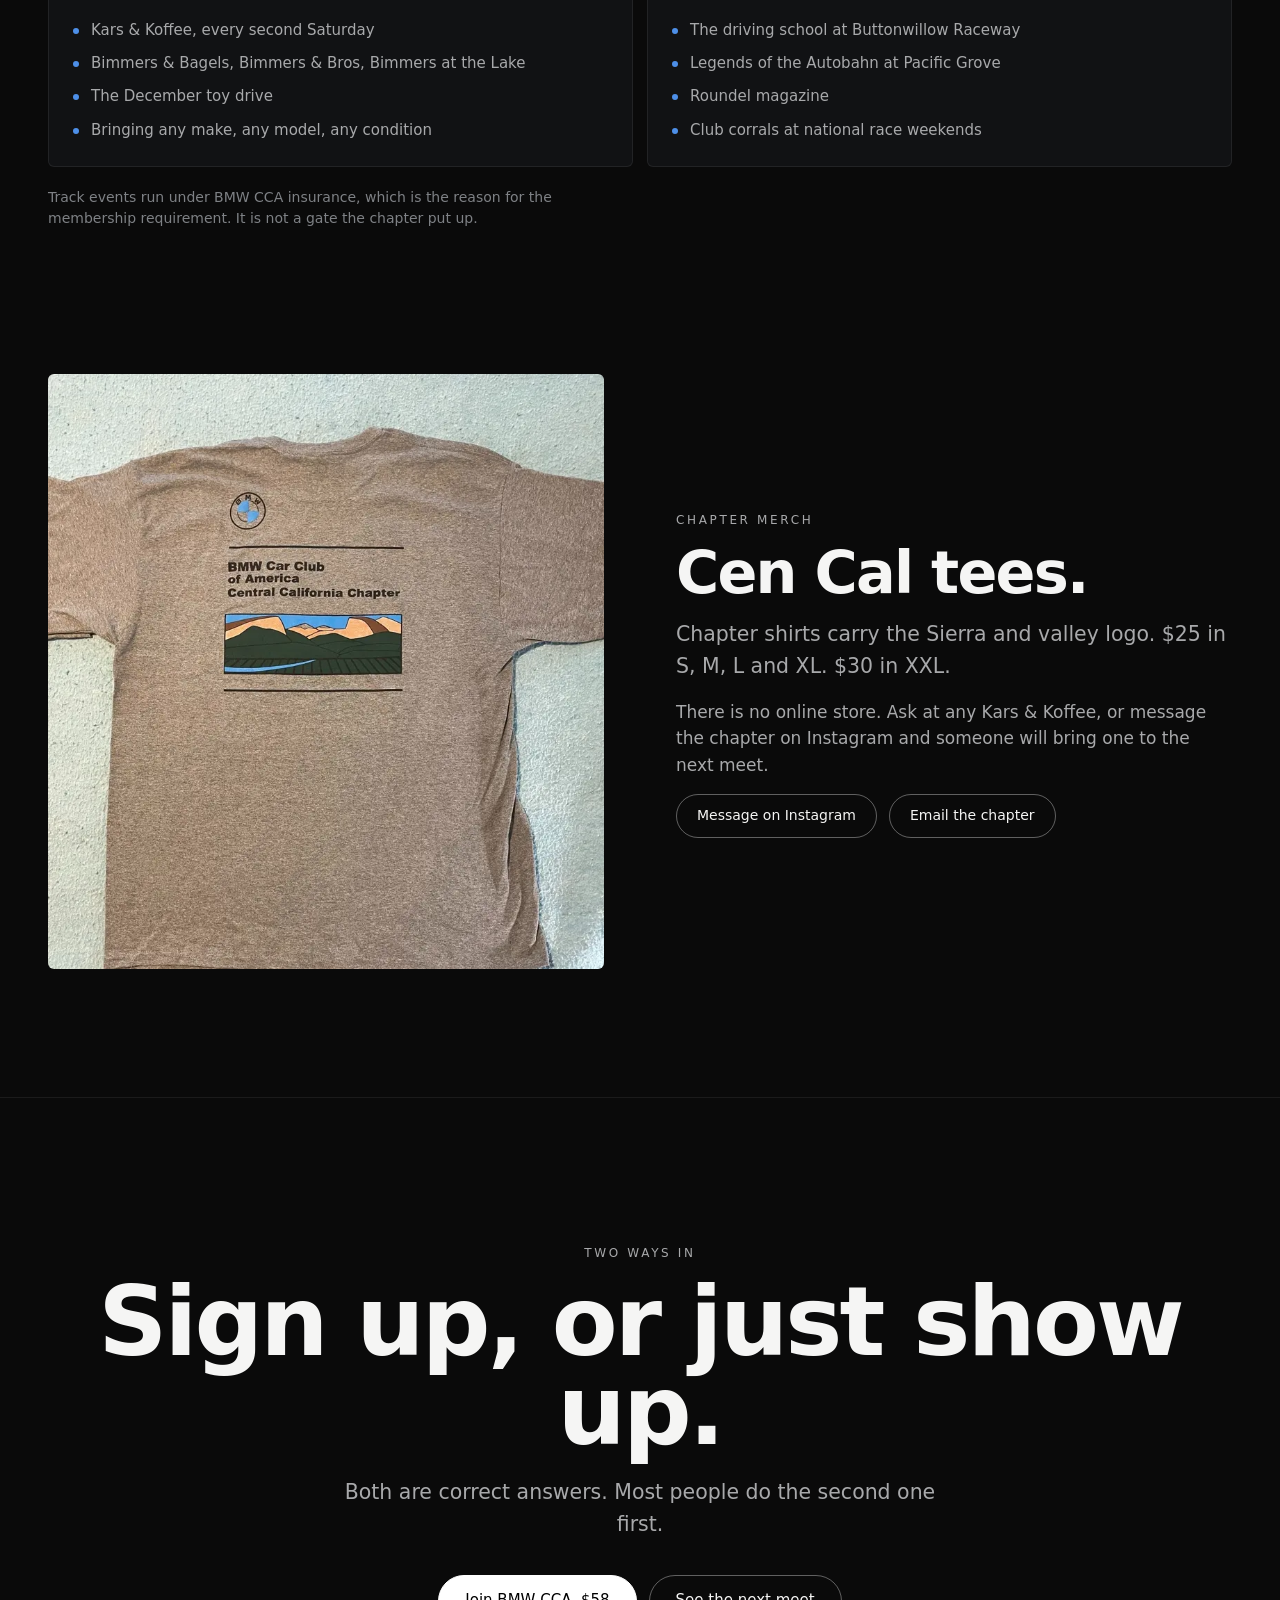
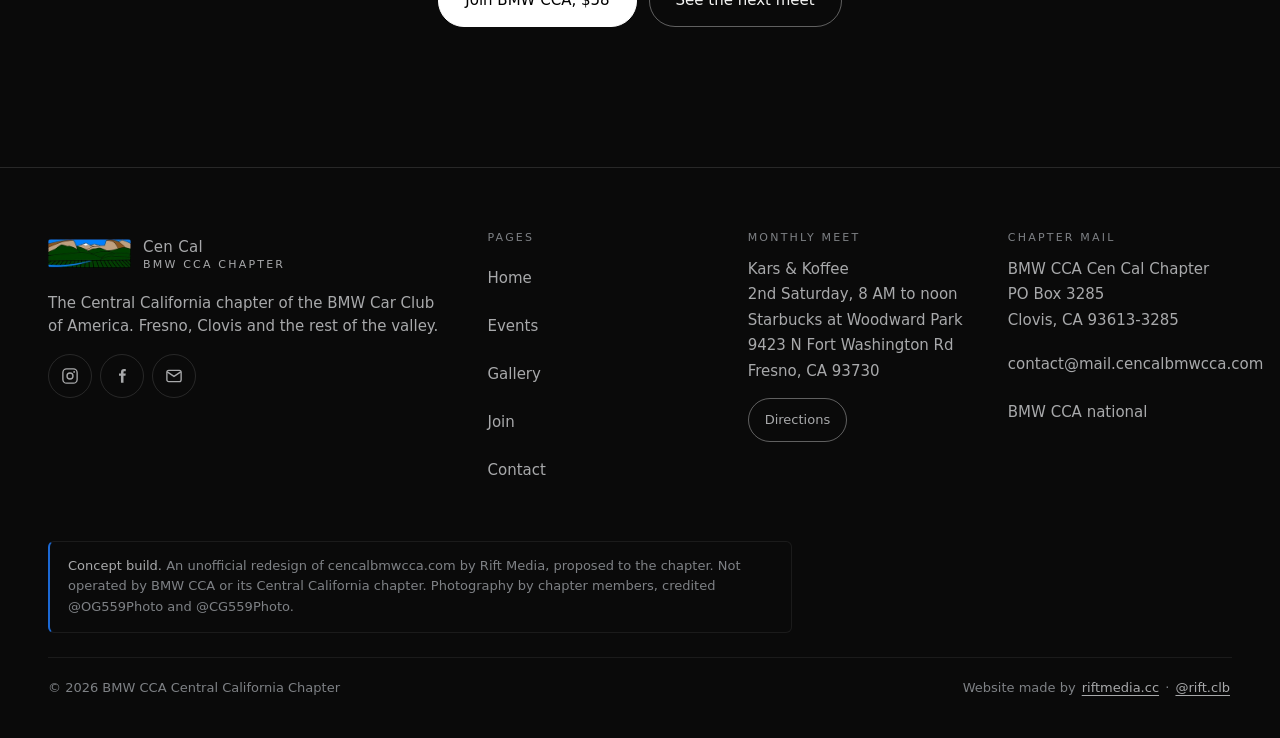
<file: join.html>
<!DOCTYPE html>
<html lang="en">
<head>
<meta charset="utf-8">
<meta name="viewport" content="width=device-width, initial-scale=1">
<title>Join | BMW CCA Cen Cal Chapter</title>
<meta name="description" content="BMW CCA membership is $58 a year and includes Roundel magazine, track days at Buttonwillow and Legends of the Autobahn. Pick the Central California chapter at signup.">
<link rel="canonical" href="https://www.cencalbmwcca.com/join">
<meta name="robots" content="noindex, nofollow">
<meta property="og:title" content="Join | BMW CCA Cen Cal Chapter">
<meta property="og:image" content="/assets/img/page-join.webp">
<meta name="theme-color" content="#0A0A0A">
<link rel="icon" href="/assets/favicon.png" type="image/png">
<link rel="apple-touch-icon" href="/assets/apple-touch-icon.png">
<link rel="preconnect" href="https://api.fontshare.com">
<link rel="preconnect" href="https://cdn.fontshare.com" crossorigin>
<link rel="stylesheet" href="https://api.fontshare.com/v2/css?f[]=satoshi@400,500,700&f[]=clash-display@700&display=swap">
<link rel="stylesheet" href="/styles.css">
</head>
<body>
<a class="skip-link" href="#main">Skip to content</a>

<header class="nav" id="nav">
  <a class="brand" href="/" aria-label="BMW CCA Cen Cal, home">
    <img src="/assets/img/brand-mark.webp" width="82" height="29" alt="" decoding="async">
    <span>Cen Cal<small>BMW CCA chapter</small></span>
  </a>
  <nav class="links" aria-label="Main">
    <a href="/events">Events</a><a href="/gallery">Gallery</a><a href="/join" aria-current="page">Join</a><a href="/contact">Contact</a>
  </nav>
  <div class="nav-right">
    <a class="pill">Sign up at BMW CCA</a>
    <button class="nav-toggle" type="button" aria-expanded="false" aria-controls="mobile-nav" aria-label="Open menu"><span></span></button>
  </div>
</header>
<div class="mobile-nav" id="mobile-nav" data-open="false">
  <a href="/">Home</a><a href="/events">Events</a><a href="/gallery">Gallery</a><a href="/join">Join</a><a href="/contact">Contact</a>
  <a class="pill fill" href="https://www.bmwcca.org/chapter/central-california-chapter" target="_blank" rel="noopener">Join through BMW CCA</a>
</div>

<main id="main">

  <section class="page-hero">
    <picture>
      <source media="(max-width: 699px)" srcset="/assets/img/page-join-sm.webp">
      <img src="/assets/img/page-join.webp" width="1800" height="1200" fetchpriority="high" decoding="async" alt="Chapter BMWs parked in a club corral in front of a racetrack grandstand">
    </picture>
    <div class="wrap">
      <nav class="crumbs" aria-label="Breadcrumb"><a href="/">Home</a><span>/</span>Join</nav>
      <h1 class="h-lg">Join the chapter.</h1>
      <p class="lead">Straight answer first: you do not need a membership to come to Kars &amp; Koffee, and you do not need one to be welcome here. Membership is what unlocks the track and the national events.</p>
    </div>
  </section>

  <section>
    <div class="wrap two grid">
      <div class="reveal">
        <span class="eyebrow">What it costs</span>
        <h2 class="h-md">$58 a year, paid to BMW CCA national.</h2>
        <p>BMW CCA is one national club with chapters everywhere. You join once, at the national level, and pick Central California as your chapter. Your dues then support what happens here in the valley. There is no separate chapter fee.</p>
        <h3 class="h-sm" style="margin:32px 0 12px">How to do it</h3>
        <ol class="muted" style="padding-left:20px;font-size:15px;display:grid;gap:8px;margin:0">
          <li>Go to the BMW CCA membership page.</li>
          <li>Create an account and pay the $58 annual dues.</li>
          <li>When asked for a chapter, choose <strong style="color:var(--ink);font-weight:500">Central California</strong>.</li>
          <li>Follow <a href="https://instagram.com/bmwccacencal" target="_blank" rel="noopener" style="color:var(--ink);border-bottom:1px solid var(--ink)">@bmwccacencal</a> so you catch the event announcements.</li>
          <li>Come to the next Kars &amp; Koffee. That part is free either way.</li>
        </ol>
      </div>
      <div class="panel reveal">
        <span class="eyebrow">BMW CCA membership</span>
        <div class="price">$58</div>
        <div class="per">per year</div>
        <ul class="check" style="margin-top:24px">
          <li>Roundel magazine, monthly</li>
          <li>High Performance Driving School at Buttonwillow</li>
          <li>Legends of the Autobahn, Monterey Car Week</li>
          <li>Chapter events across the Central Valley</li>
          <li>The national BMW CCA forum and member benefits</li>
        </ul>
        <a class="pill fill lg">Sign up at BMW CCA</a>
        <p class="form-note" style="margin:16px 0 0">Dues are collected by BMW CCA national. The chapter does not handle payment.</p>
      </div>
    </div>
  </section>

  <section>
    <div class="wrap">
      <div class="sec-head reveal">
        <span class="eyebrow">Be honest with me</span>
        <h2 class="h-md">What you actually need a card for.</h2>
      </div>
      <div class="card-grid card-grid--2 grid reveal">
        <article class="card"><div class="card__body">
          <h3>Free, no membership</h3>
          <ul class="check" style="margin:12px 0 0">
            <li>Kars &amp; Koffee, every second Saturday</li><li>Bimmers &amp; Bagels, Bimmers &amp; Bros, Bimmers at the Lake</li><li>The December toy drive</li><li>Bringing any make, any model, any condition</li>
          </ul>
        </div></article>
        <article class="card"><div class="card__body">
          <h3>Members only</h3>
          <ul class="check" style="margin:12px 0 0">
            <li>The driving school at Buttonwillow Raceway</li><li>Legends of the Autobahn at Pacific Grove</li><li>Roundel magazine</li><li>Club corrals at national race weekends</li>
          </ul>
        </div></article>
      </div>
      <p class="form-note" style="margin-top:20px">Track events run under BMW CCA insurance, which is the reason for the membership requirement. It is not a gate the chapter put up.</p>
    </div>
  </section>

  <section>
    <div class="wrap two grid">
      <figure class="reveal"><img src="/assets/img/merch-tee-logo.webp" width="800" height="856" loading="lazy" alt="Cen Cal chapter t-shirt printed with the BMW Car Club of America Central California Chapter logo" style="aspect-ratio:auto"></figure>
      <div class="reveal">
        <span class="eyebrow">Chapter merch</span>
        <h2 class="h-md">Cen Cal tees.</h2>
        <p class="lead">Chapter shirts carry the Sierra and valley logo. $25 in S, M, L and XL. $30 in XXL.</p>
        <p>There is no online store. Ask at any Kars &amp; Koffee, or message the chapter on Instagram and someone will bring one to the next meet.</p>
        <div class="ctas" style="margin-top:8px">
          <a class="pill" href="https://instagram.com/bmwccacencal" target="_blank" rel="noopener">Message on Instagram</a>
          <a class="pill" href="/contact">Email the chapter</a>
        </div>
      </div>
    </div>
  </section>

  <section class="cta">
    <div class="wrap reveal">
      <span class="eyebrow">Two ways in</span>
      <h2 class="h-lg">Sign up, or just show up.</h2>
      <p class="lead">Both are correct answers. Most people do the second one first.</p>
      <div class="ctas">
        <a class="pill fill lg" href="https://www.bmwcca.org/chapter/central-california-chapter" target="_blank" rel="noopener">Join BMW CCA, $58</a>
        <a class="pill lg" href="/events">See the next meet</a>
      </div>
    </div>
  </section>

</main>

<footer class="footer" id="footer">
  <div class="wrap footer-grid grid">
    <div>
      <a class="brand" href="/" aria-label="BMW CCA Cen Cal, home">
        <img src="/assets/img/brand-mark.webp" width="82" height="29" alt="" decoding="async">
        <span>Cen Cal<small>BMW CCA chapter</small></span>
      </a>
      <p>The Central California chapter of the BMW Car Club of America. Fresno, Clovis and the rest of the valley.</p>
      <div class="social">
        <a href="https://instagram.com/bmwccacencal" target="_blank" rel="noopener" aria-label="Chapter Instagram"><svg width="18" height="18" viewBox="0 0 24 24" fill="none" stroke="currentColor" stroke-width="1.8" aria-hidden="true"><rect x="2.5" y="2.5" width="19" height="19" rx="5"/><circle cx="12" cy="12" r="4"/><circle cx="17.5" cy="6.5" r="1.2" fill="currentColor" stroke="none"/></svg></a>
        <a href="https://m.facebook.com/groups/1497077221077118" target="_blank" rel="noopener" aria-label="Chapter Facebook group"><svg width="18" height="18" viewBox="0 0 24 24" fill="currentColor" aria-hidden="true"><path d="M14 8.5V6.8c0-.8.2-1.2 1.4-1.2H17V2.6c-.3 0-1.3-.1-2.4-.1-2.4 0-4 1.5-4 4.2v1.8H8v3h2.6V21H14v-9.5h2.6l.4-3H14z"/></svg></a>
        <a href="mailto:contact@mail.cencalbmwcca.com" aria-label="Email the chapter"><svg width="18" height="18" viewBox="0 0 24 24" fill="none" stroke="currentColor" stroke-width="1.8" aria-hidden="true"><rect x="2.5" y="4.5" width="19" height="15" rx="2.5"/><path d="M3 6.5l9 6 9-6"/></svg></a>
      </div>
    </div>
    <div>
      <h2 class="footer-h">Pages</h2>
      <ul><li><a href="/">Home</a></li><li><a href="/events">Events</a></li><li><a href="/gallery">Gallery</a></li><li><a href="/join">Join</a></li><li><a href="/contact">Contact</a></li></ul>
    </div>
    <div>
      <h2 class="footer-h">Monthly meet</h2>
      <address>Kars &amp; Koffee<br>2nd Saturday, 8 AM to noon<br>Starbucks at Woodward Park<br>9423 N Fort Washington Rd<br>Fresno, CA 93730</address>
      <a class="pill sm" style="margin-top:14px" href="https://www.google.com/maps/search/?api=1&amp;query=9423%20N%20Fort%20Washington%20Rd%20Fresno%20CA%2093730" target="_blank" rel="noopener">Directions</a>
    </div>
    <div>
      <h2 class="footer-h">Chapter mail</h2>
      <address>BMW CCA Cen Cal Chapter<br>PO Box 3285<br>Clovis, CA 93613-3285</address>
      <ul style="margin-top:10px"><li><a href="mailto:contact@mail.cencalbmwcca.com">contact@mail.cencalbmwcca.com</a></li><li><a href="https://www.bmwcca.org/chapter/central-california-chapter" target="_blank" rel="noopener">BMW CCA national</a></li></ul>
    </div>
  </div>
  <div class="wrap">
    <p class="spec-note"><strong>Concept build.</strong> An unofficial redesign of cencalbmwcca.com by Rift Media, proposed to the chapter. Not operated by BMW CCA or its Central California chapter. Photography by chapter members, credited @OG559Photo and @CG559Photo.</p>
    <div class="footer-bottom"><span>&copy; <span data-year>2026</span> BMW CCA Central California Chapter</span><span class="credit">Website made by <a href="https://riftmedia.cc" target="_blank" rel="noopener">riftmedia.cc</a> &middot; <a href="https://instagram.com/rift.clb" target="_blank" rel="noopener" aria-label="Rift Media on Instagram">@rift.clb</a></span></div>
  </div>
</footer>

<script src="/main.js" defer></script>
</body>
</html>
</file>
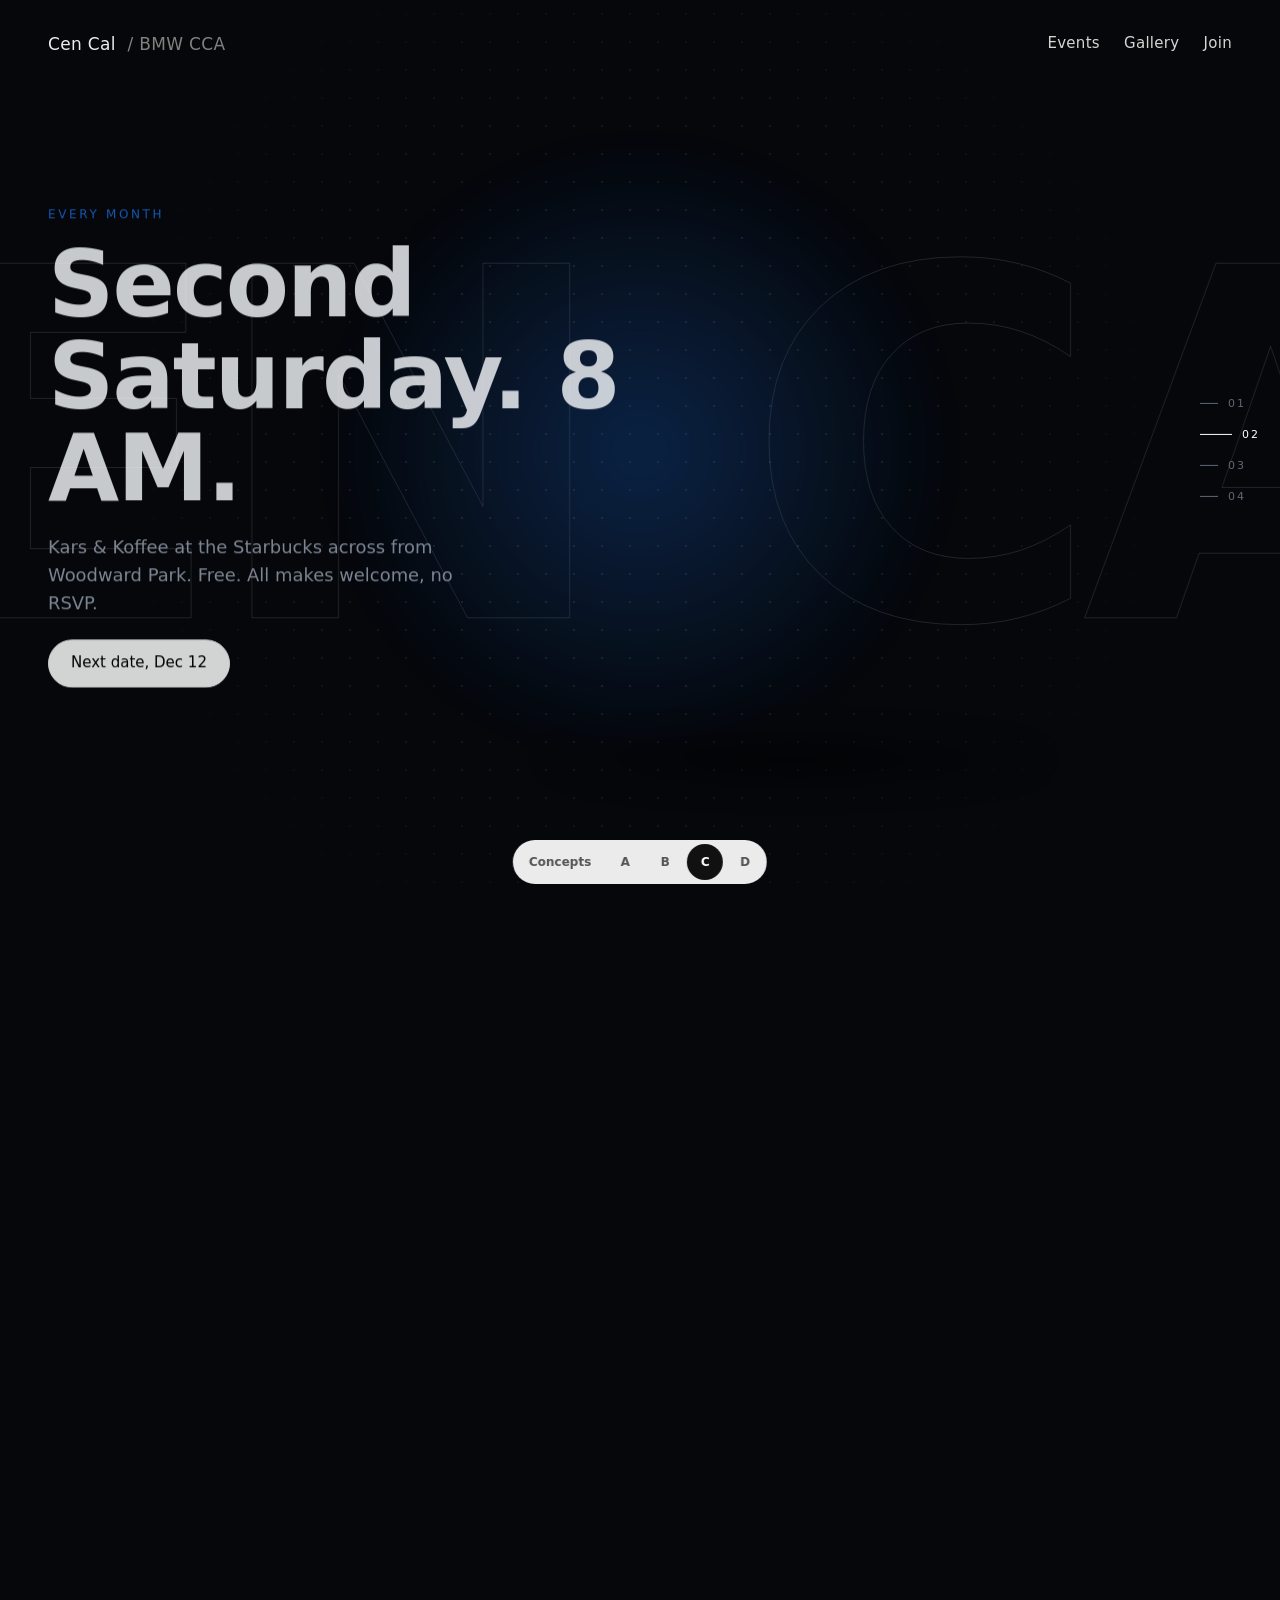
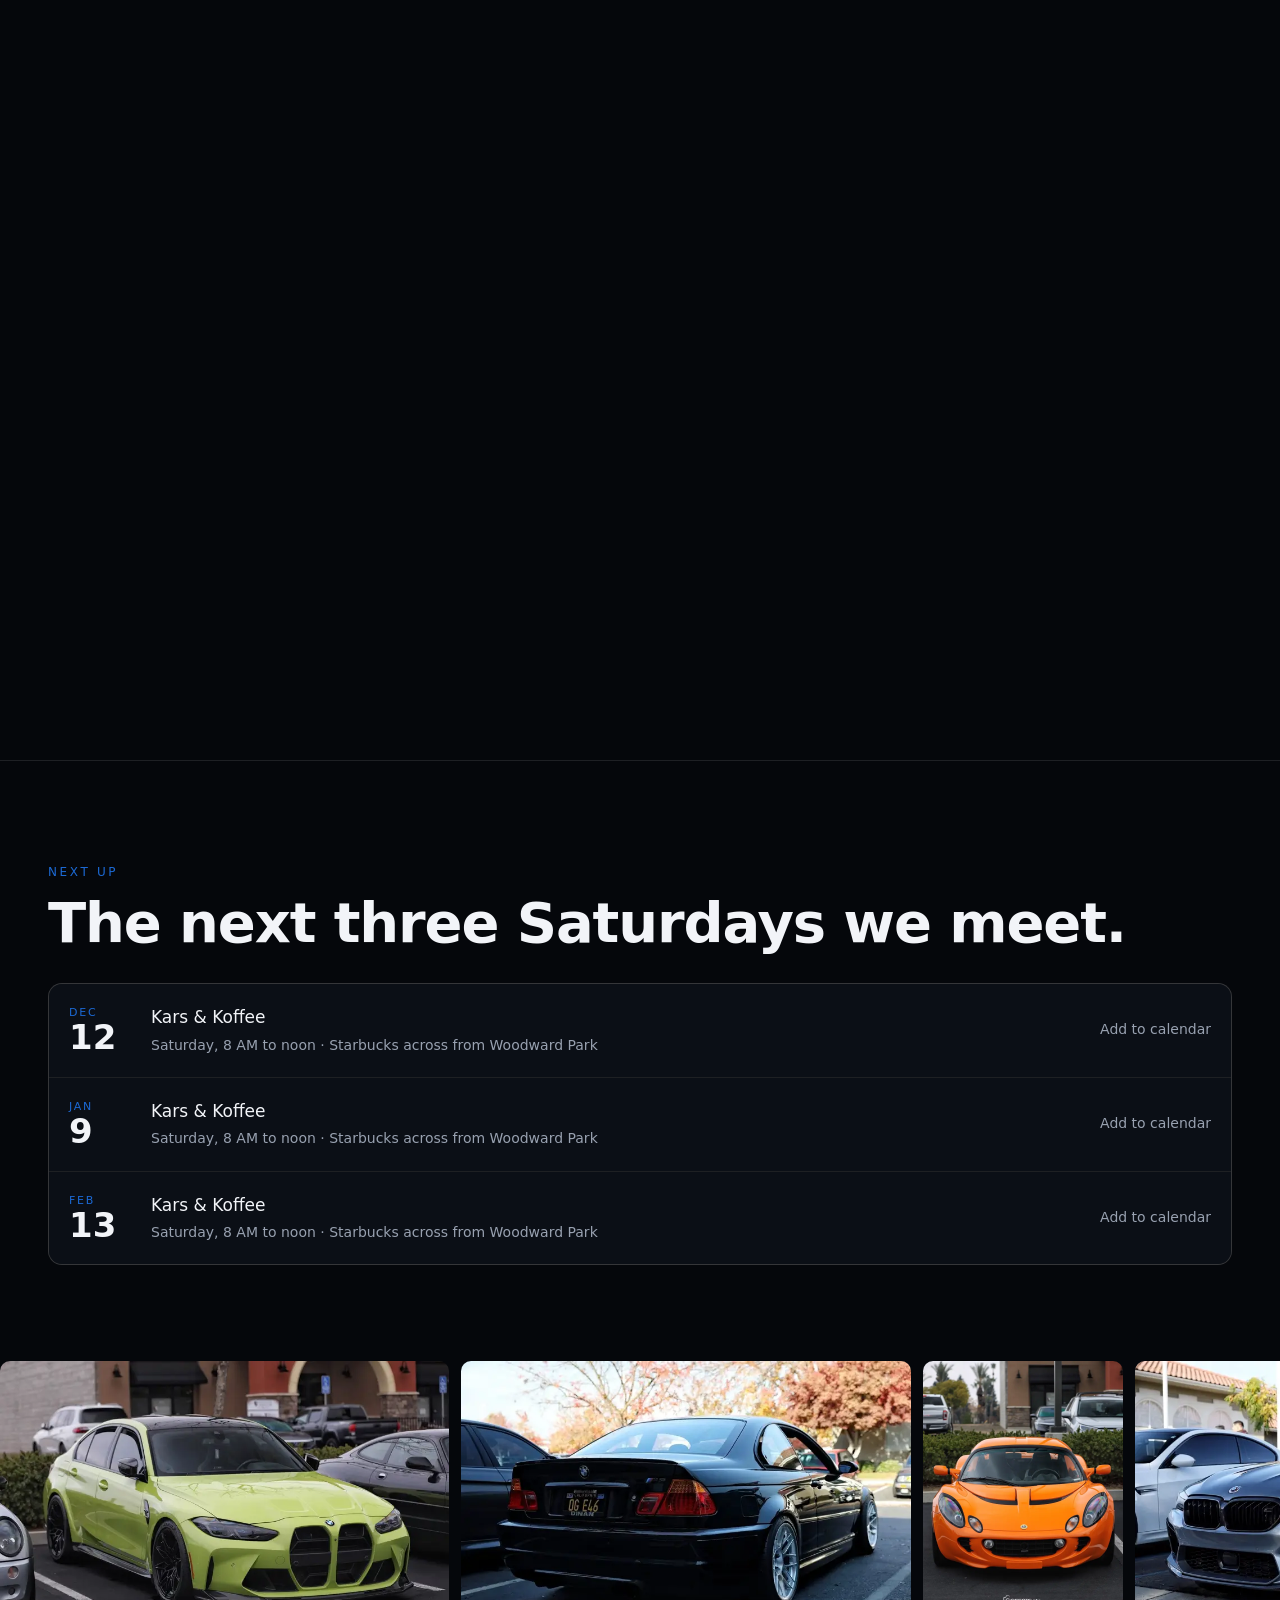
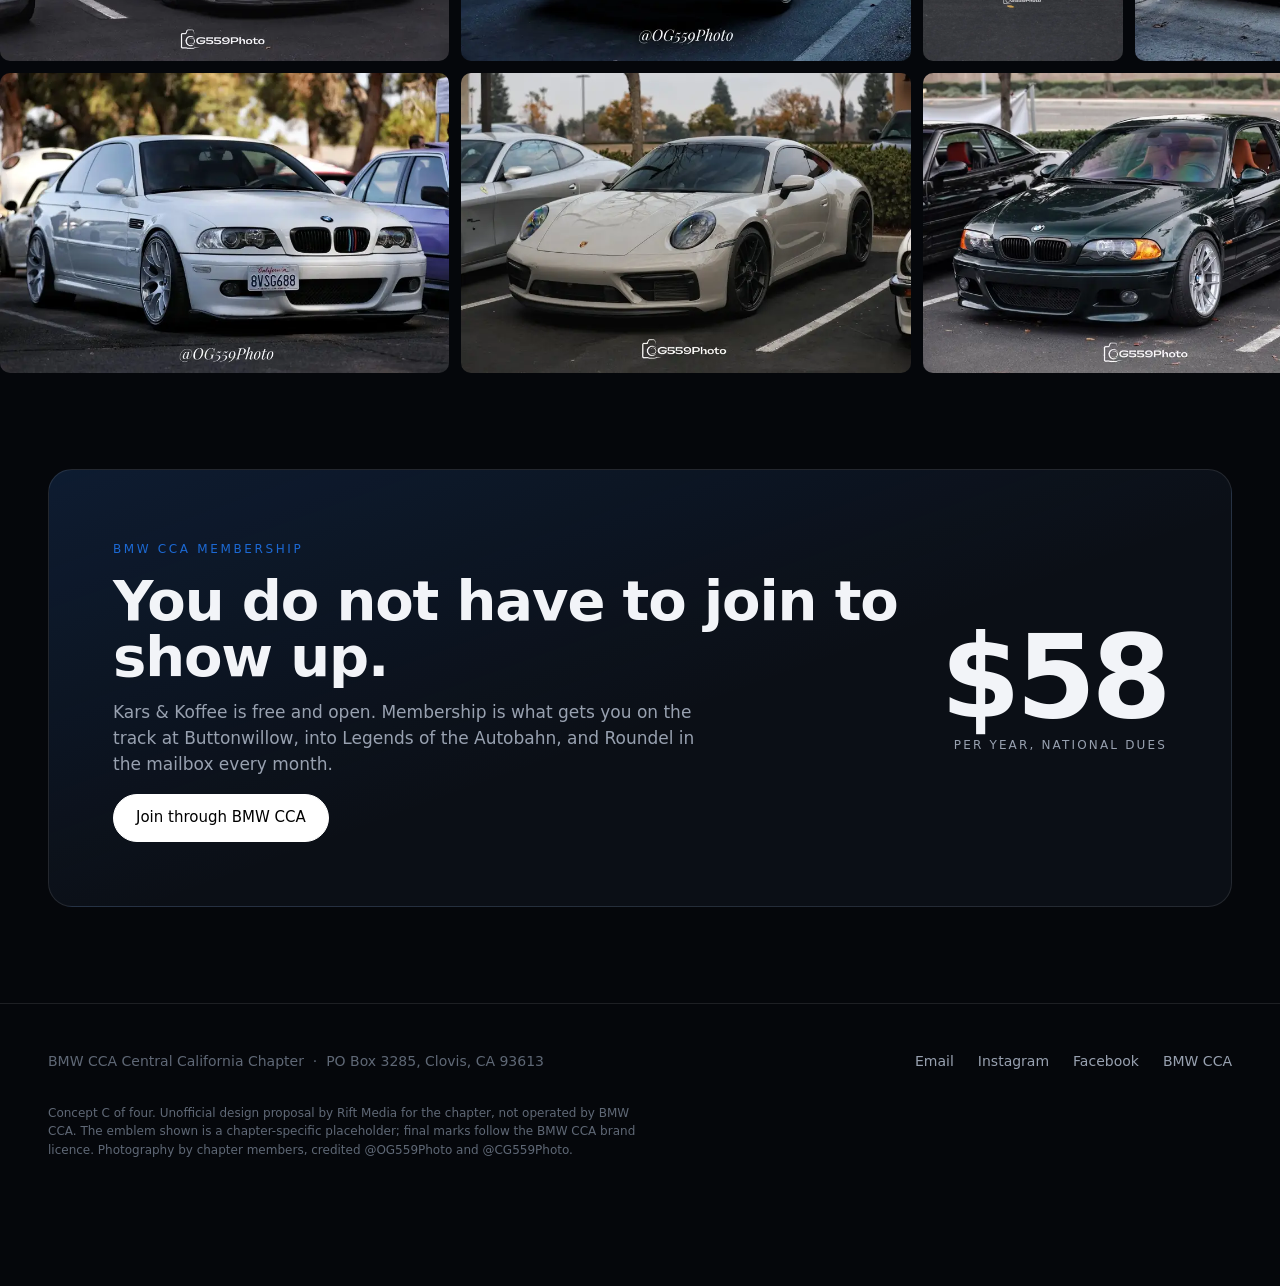
<file: concepts/kinetic.html>
<!DOCTYPE html>
<html lang="en">
<head>
<meta charset="utf-8">
<meta name="viewport" content="width=device-width, initial-scale=1">
<title>Concept C, Kinetic | BMW CCA Cen Cal</title>
<meta name="description" content="Concept C. Scroll-driven 3D chapter emblem direction for the BMW CCA Central California chapter site.">
<meta name="robots" content="noindex, nofollow">
<meta name="theme-color" content="#05070B">
<link rel="icon" href="/assets/favicon.svg" type="image/svg+xml">
<link rel="preconnect" href="https://api.fontshare.com">
<link rel="preconnect" href="https://cdn.fontshare.com" crossorigin>
<link rel="stylesheet" href="https://api.fontshare.com/v2/css?f[]=clash-display@500,600,700&f[]=satoshi@400,500&display=swap">
<style>
:root{
  --bg:#05070B; --bg-2:#0B0F16; --ink:#F2F4F8; --ink-2:#98A1B0; --ink-3:#5F6876;
  --line:rgba(255,255,255,.1); --blue:#1C69D4; --blue-soft:rgba(28,105,212,.35);
  --display:"Clash Display", system-ui, sans-serif; --body:Satoshi, system-ui, -apple-system, sans-serif;
}
*,*::before,*::after{box-sizing:border-box}
html{-webkit-text-size-adjust:100%}
body{margin:0;background:var(--bg);color:var(--ink);font-family:var(--body);font-size:17px;line-height:1.55;-webkit-font-smoothing:antialiased;overflow-x:hidden}
img{display:block;max-width:100%;height:auto}
a{color:inherit;text-decoration:none}
:focus-visible{outline:2px solid var(--blue);outline-offset:3px}
h1,h2,h3{margin:0;font-family:var(--display);font-weight:600;letter-spacing:-0.02em;line-height:1}
p{margin:0 0 16px;max-width:56ch}
.wrap{max-width:1320px;margin-inline:auto;padding-inline:20px}
@media(min-width:900px){.wrap{padding-inline:48px}}
.grid>*{min-width:0}
.eyebrow{font-size:12px;letter-spacing:.22em;text-transform:uppercase;color:var(--blue);font-weight:500;font-family:var(--body)}
.btn{display:inline-flex;align-items:center;justify-content:center;min-height:48px;padding:0 22px;border-radius:999px;font-weight:500;font-size:15px;border:1px solid rgba(255,255,255,.22);transition:all .2s}
.btn:hover{border-color:#fff}
.btn.fill{background:#fff;color:#000;border-color:#fff}
.btn.fill:hover{background:var(--blue);color:#fff;border-color:var(--blue)}

/* nav */
.nav{position:fixed;inset:0 0 auto 0;z-index:50;display:flex;justify-content:space-between;align-items:center;padding:18px 20px;mix-blend-mode:difference}
@media(min-width:900px){.nav{padding:22px 48px}}
.nav a{min-height:44px;display:inline-flex;align-items:center;font-weight:500;font-family:var(--display);letter-spacing:.02em}
.nav .r{display:flex;gap:24px}
.nav .r a{font-family:var(--body);font-size:15px;color:#ddd}
@media(max-width:700px){.nav .r a:not(:last-child){display:none}}

/* stage */
.stage{height:440vh;position:relative}
.sticky{position:sticky;top:0;height:100vh;height:100svh;overflow:hidden}
.glow{position:absolute;left:50%;top:50%;width:80vmin;height:80vmin;transform:translate(-50%,-50%);border-radius:50%;background:radial-gradient(circle,rgba(28,105,212,.35),rgba(28,105,212,0) 60%);filter:blur(30px);pointer-events:none}
.bigtext{position:absolute;top:50%;left:0;transform:translateY(-50%);white-space:nowrap;font-family:var(--display);font-weight:700;font-size:38vw;line-height:1;letter-spacing:-0.04em;color:transparent;-webkit-text-stroke:1px rgba(255,255,255,.12);pointer-events:none;user-select:none;will-change:transform}
.dots{position:absolute;inset:0;background-image:radial-gradient(rgba(255,255,255,.09) 1px,transparent 1px);background-size:28px 28px;mask-image:radial-gradient(circle at 50% 50%,#000 30%,transparent 75%);-webkit-mask-image:radial-gradient(circle at 50% 50%,#000 30%,transparent 75%);pointer-events:none}

/* 3d coin */
.coin-wrap{position:absolute;left:50%;top:44%;width:min(52vmin,420px);aspect-ratio:1;transform:translate(-50%,-50%);perspective:1400px;will-change:transform}
@media(min-width:900px){.coin-wrap{left:62%;top:50%;width:min(60vmin,520px)}}
.coin{position:absolute;inset:0;transform-style:preserve-3d;will-change:transform}
.face,.rim{position:absolute;inset:0;border-radius:50%;backface-visibility:hidden;-webkit-backface-visibility:hidden}
.face svg{width:100%;height:100%;display:block}
.rim{background:radial-gradient(circle at 50% 50%,#1a1d24 0,#0b0d12 62%,#000 100%);box-shadow:inset 0 0 0 1px rgba(255,255,255,.04)}
.spec{position:absolute;inset:0;border-radius:50%;background:linear-gradient(115deg,rgba(255,255,255,0) 35%,rgba(255,255,255,.28) 50%,rgba(255,255,255,0) 65%);mix-blend-mode:screen;pointer-events:none;will-change:transform}
.shadow{position:absolute;left:50%;top:44%;width:min(52vmin,420px);height:60px;transform:translate(-50%,calc(-50% + min(26vmin,210px) + 40px));border-radius:50%;background:radial-gradient(ellipse,rgba(0,0,0,.7),transparent 70%);filter:blur(14px);pointer-events:none}
@media(min-width:900px){.shadow{left:62%;top:50%;width:min(60vmin,520px);transform:translate(-50%,calc(-50% + min(30vmin,260px) + 50px))}}

/* panels */
.panel{position:absolute;left:20px;right:20px;bottom:84px;opacity:0;transform:translateY(24px);pointer-events:none;will-change:transform,opacity}
@media(min-width:900px){.panel{left:48px;right:auto;bottom:auto;top:50%;transform:translateY(-50%);width:min(46vw,620px)}}
.panel.on{pointer-events:auto}
.panel h2{font-size:clamp(40px,7.5vw,92px);margin:14px 0 18px;max-width:11ch}
.panel p{color:var(--ink-2);font-size:clamp(16px,1.4vw,19px);max-width:40ch;margin-bottom:22px}
.panel .btn{margin-right:8px}
.progress{position:absolute;right:20px;top:50%;transform:translateY(-50%);display:none;flex-direction:column;gap:14px;font-family:var(--body);font-size:11px;letter-spacing:.18em;color:var(--ink-3)}
@media(min-width:900px){.progress{display:flex}}
.progress span{display:flex;align-items:center;gap:10px}
.progress span::before{content:"";width:18px;height:1px;background:var(--ink-3);transition:all .3s}
.progress span.on{color:#fff}.progress span.on::before{width:32px;background:#fff}
.hint{position:absolute;left:50%;bottom:18px;transform:translateX(-50%);font-size:11px;letter-spacing:.2em;text-transform:uppercase;color:var(--ink-3);display:flex;align-items:center;gap:10px}
.hint::after{content:"";width:1px;height:26px;background:linear-gradient(var(--ink-3),transparent);animation:hint 1.8s ease-in-out infinite}
@keyframes hint{0%{opacity:0;transform:translateY(-6px)}50%{opacity:1}100%{opacity:0;transform:translateY(6px)}}
@media(prefers-reduced-motion:reduce){.hint::after{animation:none}}

/* after the stage */
.after{position:relative;background:var(--bg);border-top:1px solid var(--line)}
.dates{padding:96px 0}
.dates h2{font-size:clamp(32px,4.5vw,56px);margin:12px 0 32px}
.date-list{display:grid;gap:1px;background:var(--line);border:1px solid var(--line);border-radius:14px;overflow:hidden}
.date{display:grid;grid-template-columns:auto 1fr auto;gap:18px;align-items:center;padding:20px;background:var(--bg-2)}
.date .d{font-family:var(--display);font-weight:600;font-size:34px;line-height:1;min-width:64px}
.date .d small{display:block;font-family:var(--body);font-size:11px;letter-spacing:.16em;text-transform:uppercase;color:var(--blue);font-weight:500;margin-bottom:2px}
.date .t b{display:block;font-weight:500;font-size:17px}
.date .t span{color:var(--ink-2);font-size:14px}
.date a{font-size:14px;color:var(--ink-2);min-height:40px;display:inline-flex;align-items:center;border-bottom:1px solid transparent}
.date a:hover{color:#fff;border-color:#fff}
@media(max-width:600px){.date{grid-template-columns:auto 1fr}.date a{grid-column:2}}

/* marquee */
.marquee{padding:0 0 96px;overflow:hidden}
.track{display:flex;gap:12px;width:max-content;animation:mq 46s linear infinite}
.track.rev{animation-direction:reverse;margin-top:12px}
.marquee:hover .track{animation-play-state:paused}
@keyframes mq{to{transform:translateX(-50%)}}
@media(prefers-reduced-motion:reduce){.track{animation:none;width:auto;flex-wrap:wrap}.track.rev{display:none}}
.track img{height:220px;width:auto;border-radius:10px;flex:none}
@media(min-width:900px){.track img{height:300px}}

/* join */
.join{padding:0 0 96px}
.join-box{border:1px solid var(--line);border-radius:24px;padding:40px 24px;background:linear-gradient(160deg,rgba(28,105,212,.14),rgba(28,105,212,0) 55%),var(--bg-2);display:grid;gap:28px}
@media(min-width:900px){.join-box{grid-template-columns:1fr auto;align-items:center;padding:64px}}
.join h2{font-size:clamp(32px,4.5vw,56px);margin:12px 0 14px}
.join p{color:var(--ink-2)}
.join .price{font-family:var(--display);font-weight:700;font-size:clamp(72px,9vw,120px);letter-spacing:-0.04em;line-height:.9;text-align:right}
.join .price small{display:block;font-family:var(--body);font-weight:500;font-size:12px;letter-spacing:.18em;text-transform:uppercase;color:var(--ink-2);margin-top:10px}

footer{border-top:1px solid var(--line);padding:40px 0 110px;color:var(--ink-3);font-size:14px}
footer .wrap{display:flex;flex-wrap:wrap;gap:16px 40px;justify-content:space-between;align-items:center}
footer nav{display:flex;gap:24px;flex-wrap:wrap}
footer a{color:var(--ink-2);min-height:36px;display:inline-flex;align-items:center}
footer a:hover{color:#fff}
.note{width:100%;font-size:12px;max-width:80ch;margin-top:8px}

/* concept switcher (review only) */
.cx{position:fixed;left:50%;bottom:16px;transform:translateX(-50%);z-index:90;display:flex;gap:4px;padding:4px;background:rgba(255,255,255,.92);border-radius:999px;backdrop-filter:blur(8px)}
.cx a{color:#555;font-size:12px;font-weight:700;min-width:36px;min-height:36px;display:inline-flex;align-items:center;justify-content:center;border-radius:999px;padding:0 12px;font-family:var(--body)}
.cx a:hover{color:#000}
.cx a.on{background:#111;color:#fff}
</style>
</head>
<body>

<header class="nav">
  <a href="#top">Cen Cal &nbsp;<span style="color:#888;font-weight:400">/ BMW CCA</span></a>
  <div class="r">
    <a href="#dates">Events</a><a href="#gallery">Gallery</a><a href="#join">Join</a>
  </div>
</header>

<main id="top">

  <!-- ============ SCROLL STAGE ============ -->
  <div class="stage" id="stage">
    <div class="sticky">
      <div class="dots" aria-hidden="true"></div>
      <div class="bigtext" aria-hidden="true" data-bigtext>CEN CAL&nbsp;&nbsp;CEN CAL</div>
      <div class="glow" aria-hidden="true" data-glow></div>
      <div class="shadow" aria-hidden="true"></div>

      <div class="coin-wrap" aria-hidden="true">
        <div class="coin" data-coin>
          <!-- front face: chapter emblem -->
          <div class="face front">
            <svg viewBox="0 0 200 200">
              <defs>
                <path id="ringpath" d="M100,100 m-72,0 a72,72 0 1,1 144,0 a72,72 0 1,1 -144,0"/>
                <radialGradient id="ring" cx="35%" cy="30%" r="80%"><stop offset="0" stop-color="#2a2e36"/><stop offset=".55" stop-color="#0d1015"/><stop offset="1" stop-color="#000"/></radialGradient>
                <linearGradient id="blue" x1="0" y1="0" x2="1" y2="1"><stop offset="0" stop-color="#3A8BF0"/><stop offset="1" stop-color="#0F4FB0"/></linearGradient>
                <linearGradient id="white" x1="0" y1="0" x2="1" y2="1"><stop offset="0" stop-color="#FFFFFF"/><stop offset="1" stop-color="#D9DEE6"/></linearGradient>
              </defs>
              <circle cx="100" cy="100" r="100" fill="url(#ring)"/>
              <circle cx="100" cy="100" r="99" fill="none" stroke="rgba(255,255,255,.18)" stroke-width="1"/>
              <circle cx="100" cy="100" r="58" fill="none" stroke="rgba(255,255,255,.22)" stroke-width="1.5"/>
              <!-- quadrants: top-left and bottom-right blue -->
              <path d="M100 100 H43 A57 57 0 0 1 100 43 Z" fill="url(#blue)"/>
              <path d="M100 100 V43 A57 57 0 0 1 157 100 Z" fill="url(#white)"/>
              <path d="M100 100 H157 A57 57 0 0 1 100 157 Z" fill="url(#blue)"/>
              <path d="M100 100 V157 A57 57 0 0 1 43 100 Z" fill="url(#white)"/>
              <text font-family="Clash Display, system-ui, sans-serif" font-weight="600" font-size="15.5" letter-spacing="3.2" fill="#F2F4F8">
                <textPath href="#ringpath" startOffset="2%">BMW CCA · CENTRAL CALIFORNIA · CHAPTER ·</textPath>
              </text>
            </svg>
            <div class="spec" data-spec></div>
          </div>
          <!-- rim slices for thickness -->
          <div class="rim" style="transform:translateZ(-2px)"></div>
          <div class="rim" style="transform:translateZ(-4px)"></div>
          <div class="rim" style="transform:translateZ(-6px)"></div>
          <div class="rim" style="transform:translateZ(-8px)"></div>
          <div class="rim" style="transform:translateZ(-10px)"></div>
          <div class="rim" style="transform:translateZ(-12px)"></div>
          <div class="rim" style="transform:translateZ(-14px)"></div>
          <div class="rim" style="transform:translateZ(-16px)"></div>
          <div class="rim" style="transform:translateZ(-18px)"></div>
          <div class="rim" style="transform:translateZ(-20px)"></div>
          <!-- back face -->
          <div class="face back" style="transform:translateZ(-22px) rotateY(180deg)">
            <svg viewBox="0 0 200 200">
              <circle cx="100" cy="100" r="100" fill="url(#ring)"/>
              <circle cx="100" cy="100" r="99" fill="none" stroke="rgba(255,255,255,.18)" stroke-width="1"/>
              <circle cx="100" cy="100" r="58" fill="none" stroke="rgba(255,255,255,.22)" stroke-width="1.5"/>
              <path d="M100 100 H43 A57 57 0 0 1 100 43 Z" fill="url(#blue)"/>
              <path d="M100 100 V43 A57 57 0 0 1 157 100 Z" fill="url(#white)"/>
              <path d="M100 100 H157 A57 57 0 0 1 100 157 Z" fill="url(#blue)"/>
              <path d="M100 100 V157 A57 57 0 0 1 43 100 Z" fill="url(#white)"/>
              <text font-family="Clash Display, system-ui, sans-serif" font-weight="600" font-size="15.5" letter-spacing="3.2" fill="#F2F4F8">
                <textPath href="#ringpath" startOffset="2%">FRESNO · CLOVIS · THE VALLEY · EST. BMW CCA ·</textPath>
              </text>
            </svg>
          </div>
        </div>
      </div>

      <div class="panel" data-panel>
        <span class="eyebrow">BMW Car Club of America</span>
        <h1>Central California.</h1>
        <p>The valley's BMW chapter. Fresno, Clovis, and everyone who drives in for the morning.</p>
        <a class="btn fill" href="#dates">Next meet</a><a class="btn" href="#join">Join</a>
      </div>
      <div class="panel" data-panel>
        <span class="eyebrow">Every month</span>
        <h2>Second Saturday. 8 AM.</h2>
        <p>Kars &amp; Koffee at the Starbucks across from Woodward Park. Free. All makes welcome, no RSVP.</p>
        <a class="btn fill" href="#dates" data-nextbtn>Next date</a>
      </div>
      <div class="panel" data-panel>
        <span class="eyebrow">Every year</span>
        <h2>Four dates on the calendar.</h2>
        <p>Euro Car Show in June. Buttonwillow in spring. Legends of the Autobahn in August. The toy drive in December.</p>
        <a class="btn" href="#dates">The season</a>
      </div>
      <div class="panel" data-panel>
        <span class="eyebrow">Membership</span>
        <h2>$58 a year.</h2>
        <p>Roundel every month, track days, Monterey Car Week. Join through BMW CCA and pick Central California.</p>
        <a class="btn fill" href="https://www.bmwcca.org/chapter/central-california-chapter" target="_blank" rel="noopener">Join through BMW CCA</a>
      </div>

      <div class="progress" aria-hidden="true">
        <span data-step class="on">01</span><span data-step>02</span><span data-step>03</span><span data-step>04</span>
      </div>
      <div class="hint" aria-hidden="true" data-hint>Scroll</div>
    </div>
  </div>

  <div class="after">

    <section class="dates" id="dates">
      <div class="wrap">
        <span class="eyebrow">Next up</span>
        <h2>The next three Saturdays we meet.</h2>
        <div class="date-list" data-dates></div>
      </div>
    </section>

    <section class="marquee" id="gallery" aria-label="Photos from chapter meets">
      <div class="track">
        <img src="/assets/img/gal-bmw-09.webp" width="800" height="534" loading="lazy" alt="Lime green BMW M3 at a chapter meet">
        <img src="/assets/img/gal-bmw-01.webp" width="800" height="534" loading="lazy" alt="Black BMW E46 M3 from the rear">
        <img src="/assets/img/gal-open-01.webp" width="800" height="534" loading="lazy" alt="Orange Lotus Elise at a meet">
        <img src="/assets/img/gal-bmw-12.webp" width="800" height="534" loading="lazy" alt="Grey BMW M5 at a meet">
        <img src="/assets/img/gal-bmw-14.webp" width="800" height="534" loading="lazy" alt="Classic BMW E30 convertible in December">
        <img src="/assets/img/gal-open-08.webp" width="800" height="534" loading="lazy" alt="Blue Toyota Supra at a meet">
        <img src="/assets/img/gal-bmw-09.webp" width="800" height="534" loading="lazy" alt="" aria-hidden="true">
        <img src="/assets/img/gal-bmw-01.webp" width="800" height="534" loading="lazy" alt="" aria-hidden="true">
        <img src="/assets/img/gal-open-01.webp" width="800" height="534" loading="lazy" alt="" aria-hidden="true">
        <img src="/assets/img/gal-bmw-12.webp" width="800" height="534" loading="lazy" alt="" aria-hidden="true">
        <img src="/assets/img/gal-bmw-14.webp" width="800" height="534" loading="lazy" alt="" aria-hidden="true">
        <img src="/assets/img/gal-open-08.webp" width="800" height="534" loading="lazy" alt="" aria-hidden="true">
      </div>
      <div class="track rev" aria-hidden="true">
        <img src="/assets/img/gal-bmw-05.webp" width="800" height="534" loading="lazy" alt="">
        <img src="/assets/img/gal-open-03.webp" width="800" height="534" loading="lazy" alt="">
        <img src="/assets/img/gal-bmw-10.webp" width="800" height="534" loading="lazy" alt="">
        <img src="/assets/img/gal-bmw-16.webp" width="800" height="534" loading="lazy" alt="">
        <img src="/assets/img/gal-open-06.webp" width="800" height="534" loading="lazy" alt="">
        <img src="/assets/img/gal-bmw-02.webp" width="800" height="534" loading="lazy" alt="">
        <img src="/assets/img/gal-bmw-05.webp" width="800" height="534" loading="lazy" alt="">
        <img src="/assets/img/gal-open-03.webp" width="800" height="534" loading="lazy" alt="">
        <img src="/assets/img/gal-bmw-10.webp" width="800" height="534" loading="lazy" alt="">
        <img src="/assets/img/gal-bmw-16.webp" width="800" height="534" loading="lazy" alt="">
        <img src="/assets/img/gal-open-06.webp" width="800" height="534" loading="lazy" alt="">
        <img src="/assets/img/gal-bmw-02.webp" width="800" height="534" loading="lazy" alt="">
      </div>
    </section>

    <section class="join" id="join">
      <div class="wrap">
        <div class="join-box grid">
          <div>
            <span class="eyebrow">BMW CCA membership</span>
            <h2>You do not have to join to show up.</h2>
            <p>Kars &amp; Koffee is free and open. Membership is what gets you on the track at Buttonwillow, into Legends of the Autobahn, and Roundel in the mailbox every month.</p>
            <a class="btn fill" href="https://www.bmwcca.org/chapter/central-california-chapter" target="_blank" rel="noopener">Join through BMW CCA</a>
          </div>
          <div class="price">$58<small>per year, national dues</small></div>
        </div>
      </div>
    </section>

    <footer>
      <div class="wrap">
        <span>BMW CCA Central California Chapter &nbsp;·&nbsp; PO Box 3285, Clovis, CA 93613</span>
        <nav aria-label="Footer">
          <a href="mailto:contact@mail.cencalbmwcca.com">Email</a>
          <a href="https://instagram.com/bmwccacencal" target="_blank" rel="noopener">Instagram</a>
          <a href="https://m.facebook.com/groups/1497077221077118" target="_blank" rel="noopener">Facebook</a>
          <a href="https://www.bmwcca.org/chapter/central-california-chapter" target="_blank" rel="noopener">BMW CCA</a>
        </nav>
        <p class="note">Concept C of four. Unofficial design proposal by Rift Media for the chapter, not operated by BMW CCA. The emblem shown is a chapter-specific placeholder; final marks follow the BMW CCA brand licence. Photography by chapter members, credited @OG559Photo and @CG559Photo.</p>
      </div>
    </footer>

  </div>
</main>

<nav class="cx" aria-label="Concept switcher">
  <a href="/concepts">Concepts</a>
  <a href="/concepts/magazine">A</a>
  <a href="/concepts/welcome">B</a>
  <a href="/concepts/kinetic" class="on" aria-current="page">C</a>
  <a href="/concepts/light">D</a>
</nav>

<script>
(function(){
  var reduce=window.matchMedia('(prefers-reduced-motion: reduce)').matches;
  var stage=document.getElementById('stage');
  var coin=document.querySelector('[data-coin]');
  var spec=document.querySelector('[data-spec]');
  var glow=document.querySelector('[data-glow]');
  var big=document.querySelector('[data-bigtext]');
  var hint=document.querySelector('[data-hint]');
  var panels=Array.prototype.slice.call(document.querySelectorAll('[data-panel]'));
  var steps=Array.prototype.slice.call(document.querySelectorAll('[data-step]'));
  var N=panels.length;
  var target=0,cur=0,raf=null;

  function clamp(v,a,b){return v<a?a:v>b?b:v}

  function measure(){
    var r=stage.getBoundingClientRect();
    var total=stage.offsetHeight-window.innerHeight;
    target=clamp(-r.top/total,0,1);
    if(!raf)raf=requestAnimationFrame(tick);
  }

  function apply(p){
    // emblem: sits face-on through each panel, then flips 180deg in the gap before the next one,
    // so the front and back ring text alternate. A small idle wobble keeps it alive while it dwells.
    var seg=p*N, i=Math.min(N-1,Math.floor(seg)), t=seg-i;
    var k=clamp((t-0.62)/0.38,0,1); k=k*k*(3-2*k);
    if(i===N-1)k=0;
    var ry=i*180+k*180+Math.sin(p*Math.PI*6)*5;
    var rx=8+Math.sin(p*Math.PI*4)*7;
    var sc=1-Math.sin(k*Math.PI)*0.12;
    if(reduce){ry=i*180;rx=6;sc=1}
    coin.style.transform='rotateX('+rx.toFixed(2)+'deg) rotateY('+ry.toFixed(2)+'deg) scale('+sc.toFixed(3)+')';
    // specular sweep follows the rotation
    var sx=Math.sin(ry*Math.PI/180)*70;
    spec.style.transform='translateX('+sx.toFixed(1)+'%)';
    // glow pulses when the coin is edge-on
    var edge=Math.abs(Math.sin(ry*Math.PI/180));
    glow.style.opacity=(0.55+edge*0.45).toFixed(2);
    // outlined type drifts
    big.style.transform='translate(-'+(p*22).toFixed(2)+'%,-50%)';
    // panels: triangle window centred on each segment
    var seg=p*N;
    for(var i=0;i<N;i++){
      var d=Math.abs(seg-(i+0.5));
      var op=clamp(1-(d-0.18)*3.2,0,1);
      if(i===0&&seg<0.5)op=1;
      if(i===N-1&&seg>N-0.5)op=1;
      var ty=(seg-(i+0.5))*-28;
      panels[i].style.opacity=op.toFixed(3);
      panels[i].style.transform=(window.innerWidth>=900?'translateY(calc(-50% + '+ty.toFixed(1)+'px))':'translateY('+(24+ty).toFixed(1)+'px)');
      panels[i].classList.toggle('on',op>0.5);
      panels[i].setAttribute('aria-hidden',op>0.5?'false':'true');
    }
    var idx=clamp(Math.floor(seg),0,N-1);
    steps.forEach(function(s,i){s.classList.toggle('on',i===idx)});
    hint.style.opacity=p<0.04?1:0;
  }

  function tick(){
    cur+= (target-cur)*(reduce?1:0.14);
    if(Math.abs(target-cur)<0.0004)cur=target;
    apply(cur);
    raf=(cur!==target)?requestAnimationFrame(tick):null;
  }

  window.addEventListener('scroll',measure,{passive:true});
  window.addEventListener('resize',measure);
  measure();apply(0);

  /* next dates */
  function nextKKs(n){var out=[],now=new Date(),c=new Date(now.getFullYear(),now.getMonth(),1);
    for(var i=0;i<14&&out.length<n;i++){var f=new Date(c.getFullYear(),c.getMonth(),1),o=(6-f.getDay()+7)%7,
      d=new Date(c.getFullYear(),c.getMonth(),1+o+7,8,0,0),e=new Date(d);e.setHours(12,0,0,0);
      if(e>now)out.push(d);c.setMonth(c.getMonth()+1)}return out}
  var M=['Jan','Feb','Mar','Apr','May','Jun','Jul','Aug','Sep','Oct','Nov','Dec'];
  var pad=function(n){return n<10?'0'+n:''+n};
  var st=function(x){return x.getFullYear()+pad(x.getMonth()+1)+pad(x.getDate())+'T'+pad(x.getHours())+pad(x.getMinutes())+'00'};
  var list=document.querySelector('[data-dates]');
  var ds=nextKKs(3);
  list.innerHTML=ds.map(function(d){
    var e=new Date(d);e.setHours(12,0,0,0);
    var g='https://calendar.google.com/calendar/render?action=TEMPLATE&text='+encodeURIComponent('Kars & Koffee - BMW CCA Cen Cal')+'&dates='+st(d)+'/'+st(e)+'&location='+encodeURIComponent('9423 N Fort Washington Rd, Fresno, CA 93730');
    return '<div class="date"><div class="d"><small>'+M[d.getMonth()]+'</small>'+d.getDate()+'</div>'+
      '<div class="t"><b>Kars &amp; Koffee</b><span>Saturday, 8 AM to noon · Starbucks across from Woodward Park</span></div>'+
      '<a href="'+g+'" target="_blank" rel="noopener">Add to calendar</a></div>';
  }).join('');
  var nb=document.querySelector('[data-nextbtn]');
  if(nb&&ds[0])nb.textContent='Next date, '+M[ds[0].getMonth()]+' '+ds[0].getDate();
})();
</script>
</body>
</html>
</file>
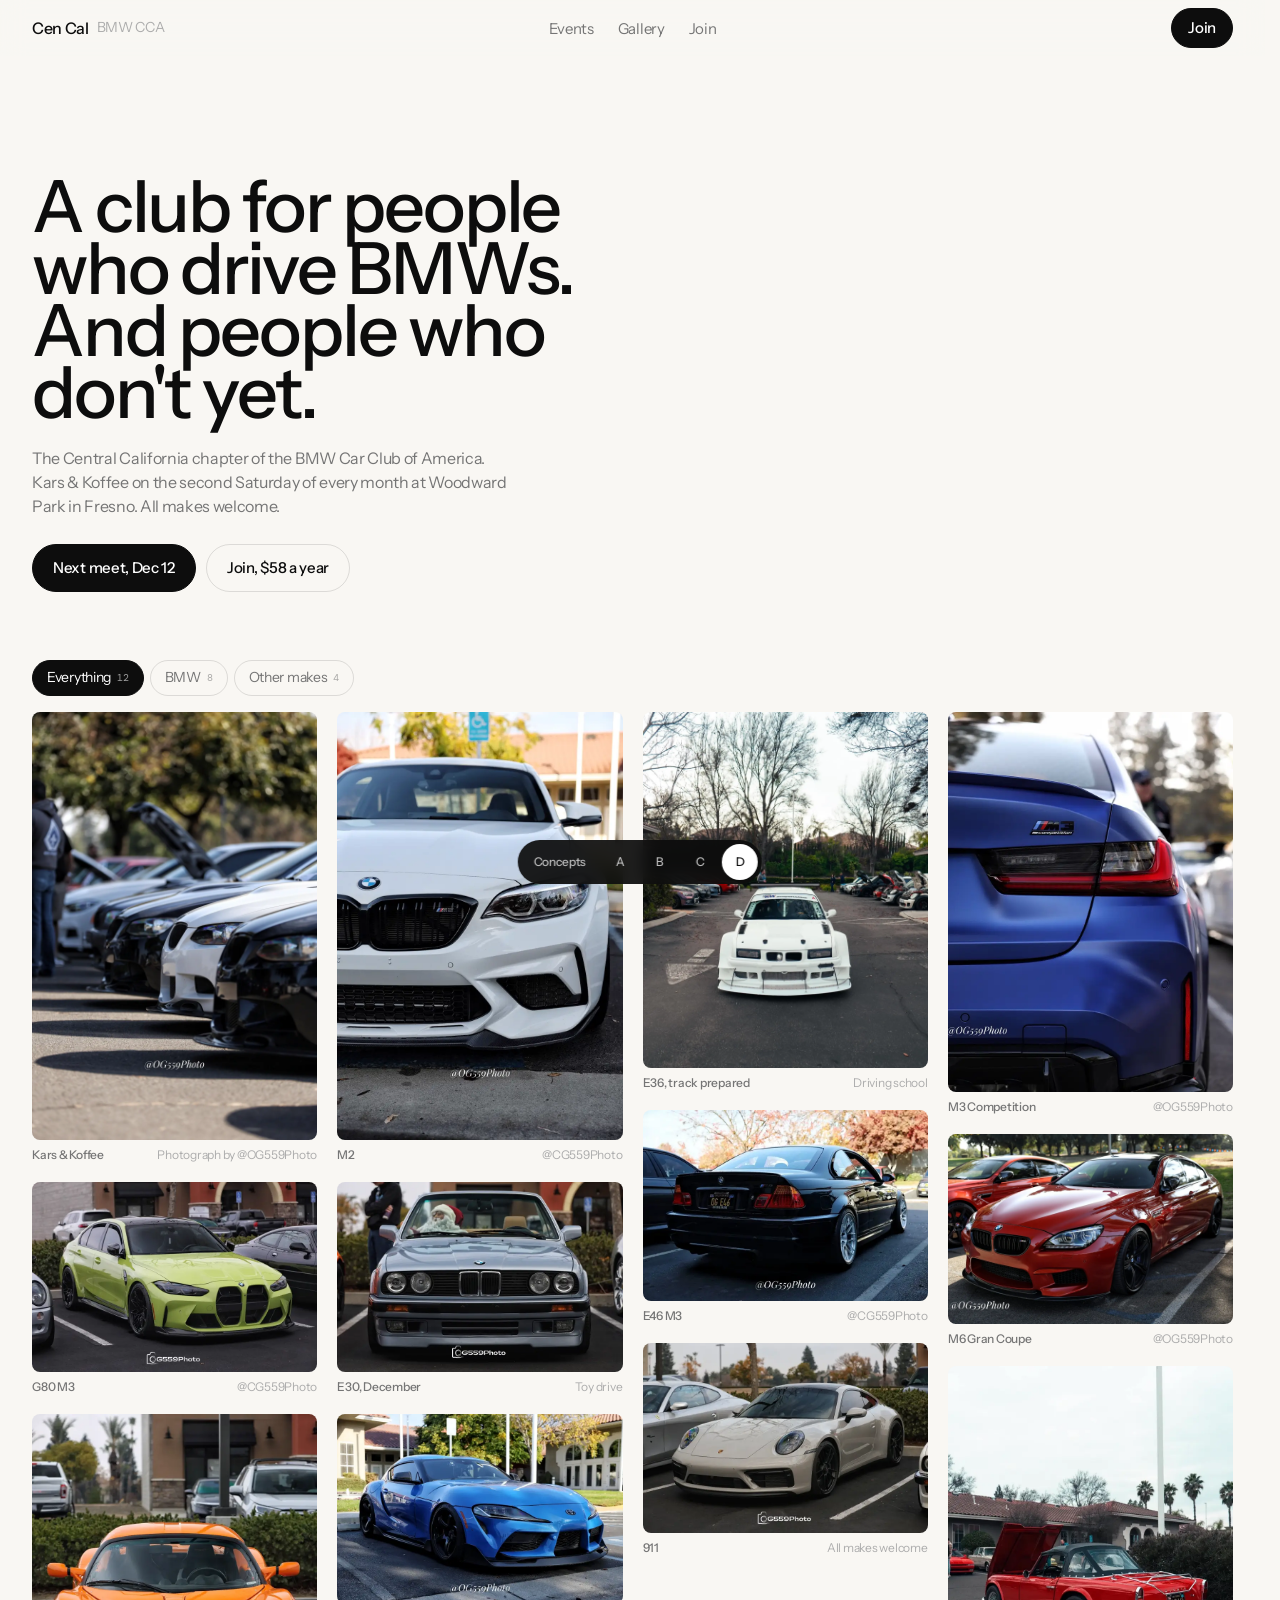
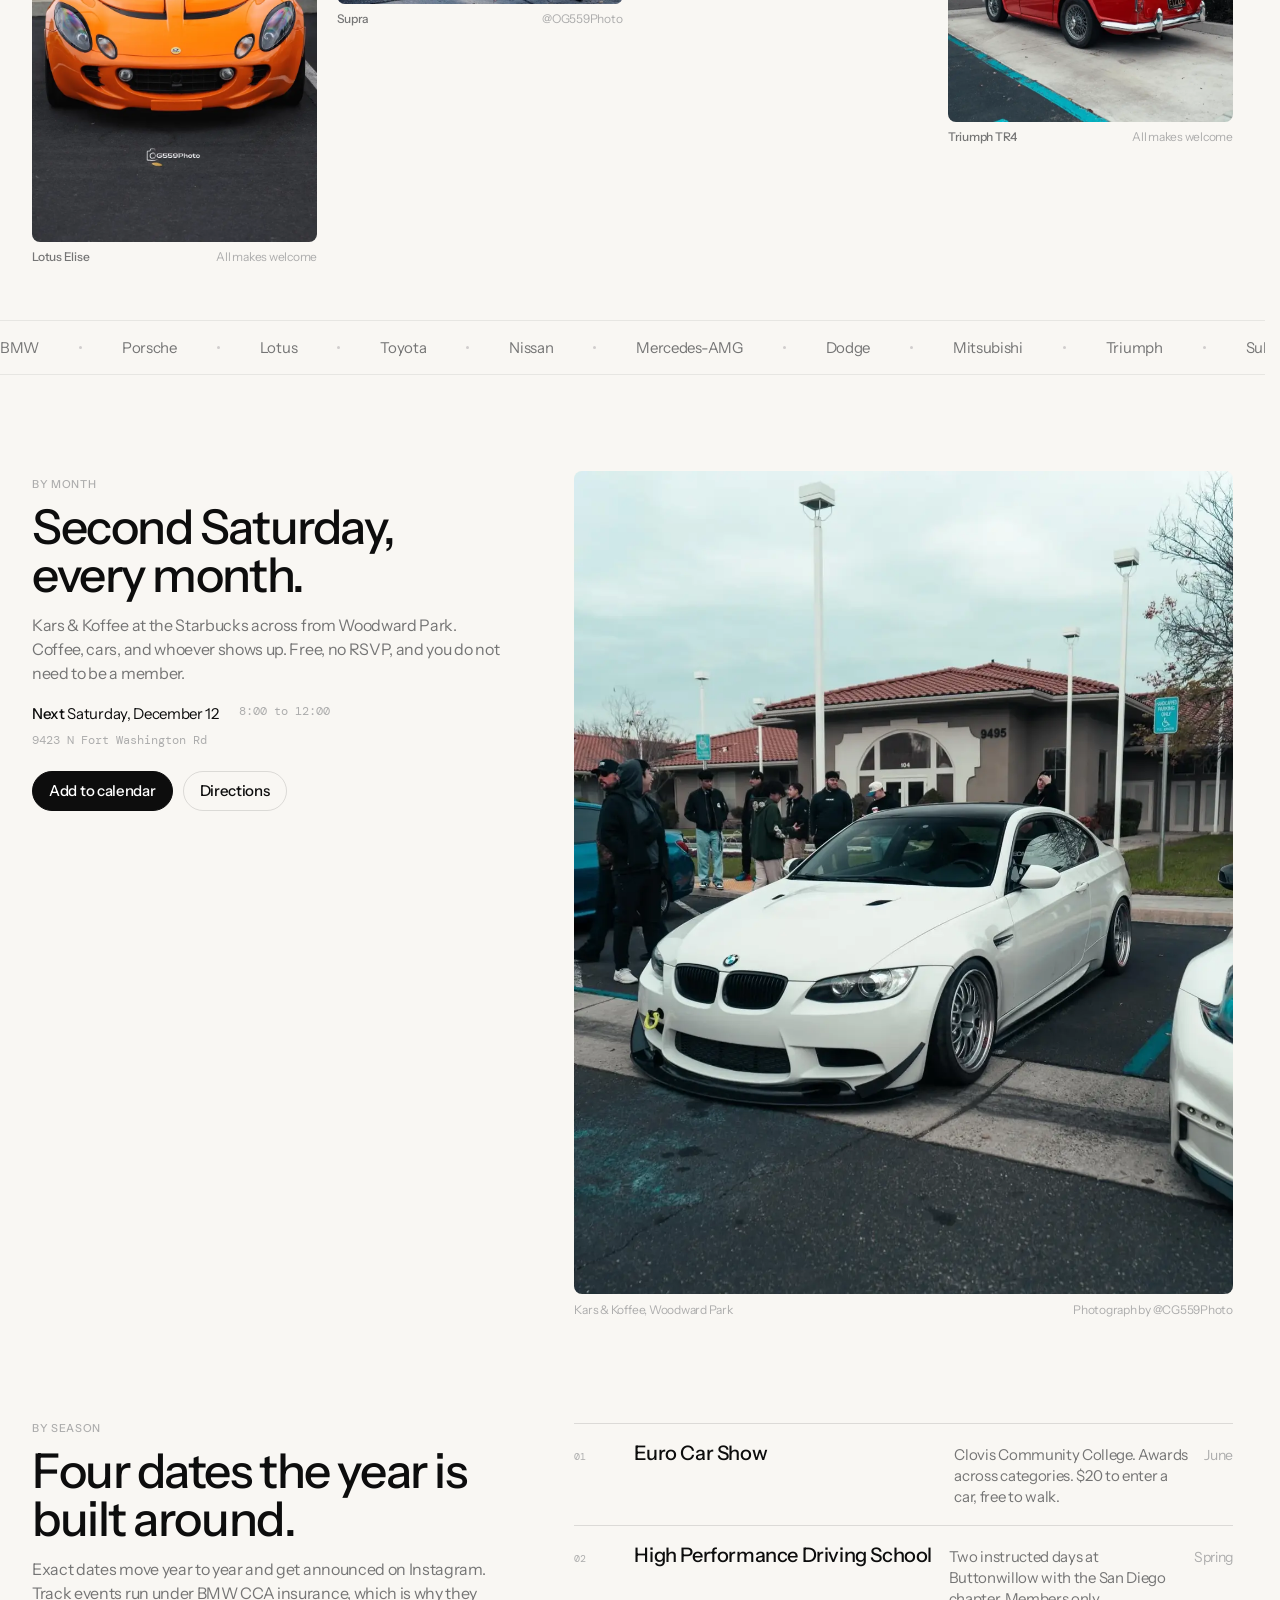
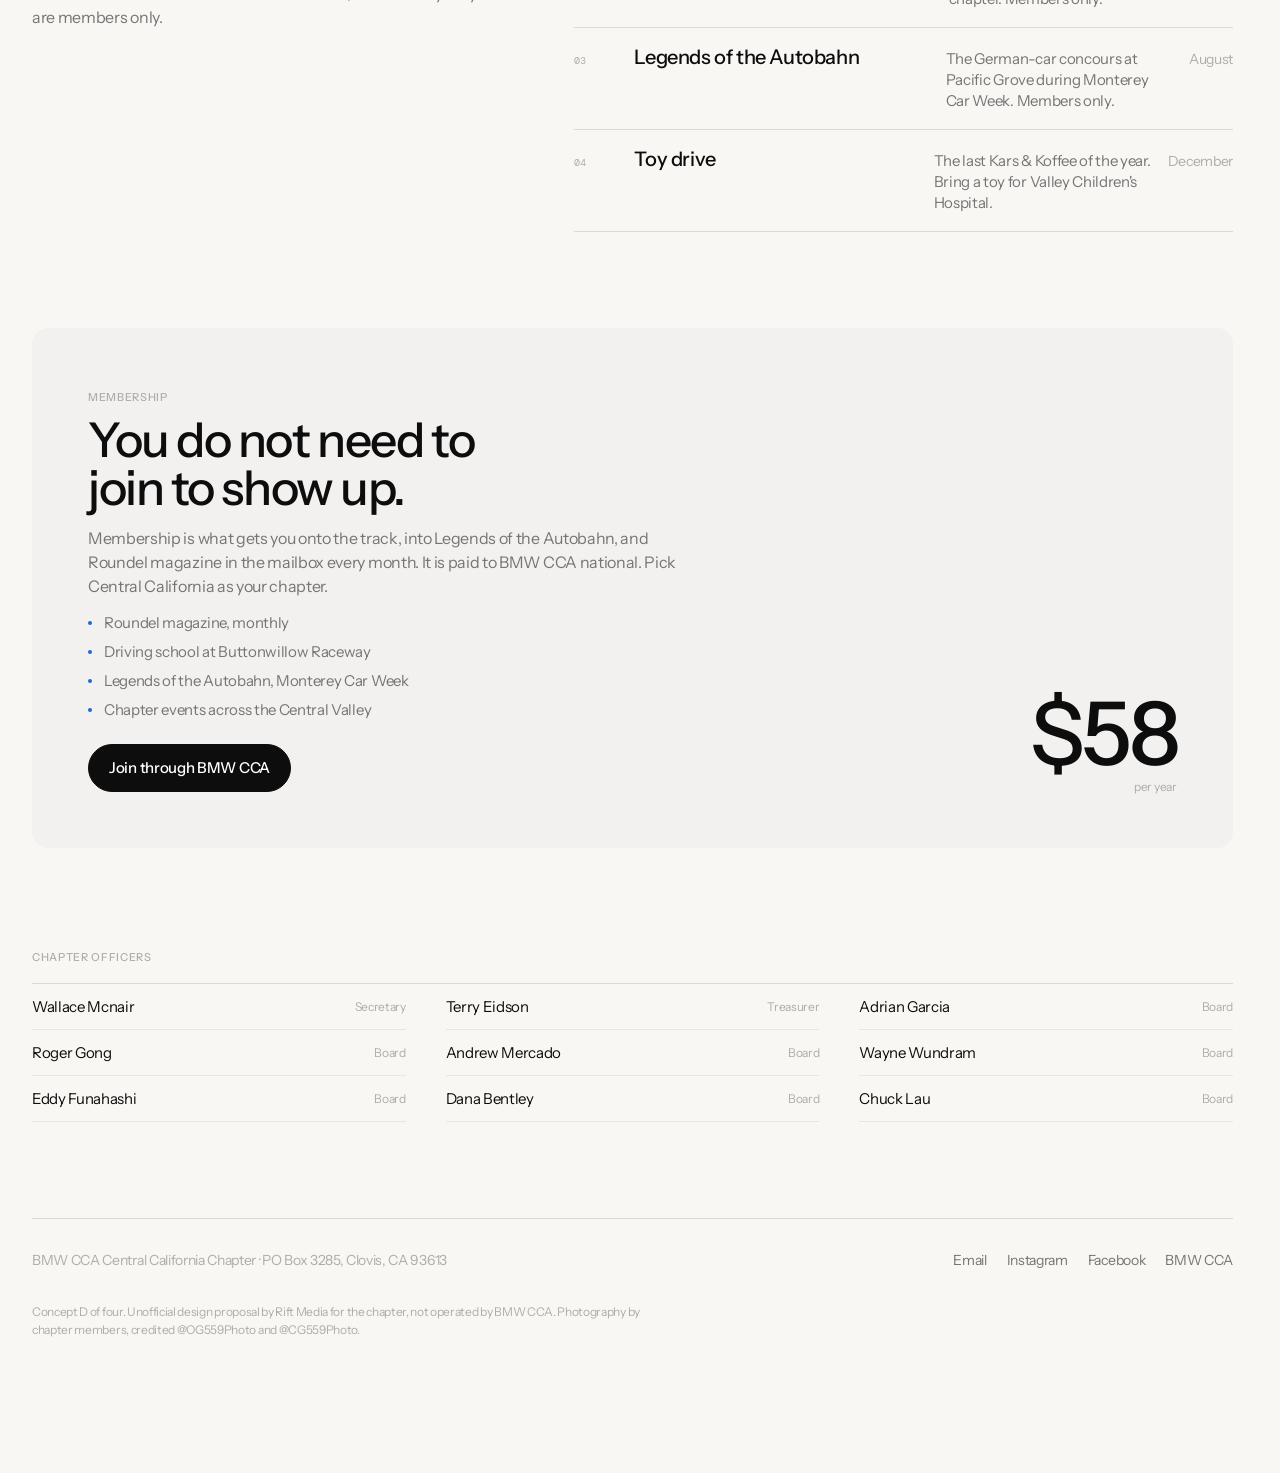
<file: concepts/light.html>
<!DOCTYPE html>
<html lang="en">
<head>
<meta charset="utf-8">
<meta name="viewport" content="width=device-width, initial-scale=1">
<title>Concept D, Curated | BMW CCA Cen Cal</title>
<meta name="description" content="Concept D. Quiet, image-led direction for the BMW CCA Central California chapter site, borrowing the design language of cosmos.so.">
<meta name="robots" content="noindex, nofollow">
<meta name="theme-color" content="#F9F7F3">
<link rel="icon" href="/assets/favicon.svg" type="image/svg+xml">
<link rel="preconnect" href="https://fonts.googleapis.com">
<link rel="preconnect" href="https://fonts.gstatic.com" crossorigin>
<link rel="stylesheet" href="https://fonts.googleapis.com/css2?family=Instrument+Sans:wght@400;500;600&family=DM+Mono:wght@400;500&display=swap">
<style>
/* tokens lifted from cosmos.so: warm paper, warm gray ramp, tight tracking, tiny radii, 20px gaps */
:root{
  --paper:#F9F7F3; --g50:#FCFBFA; --g100:#F2F1F0; --g200:#DEDEDE; --g300:#D0CDCD; --g400:#ADADAD;
  --g500:#919191; --g600:#757575; --g700:#5A5A5A; --g800:#434242; --g1000:#0D0D0D;
  --text:var(--g1000); --text-2:var(--g600); --text-3:var(--g400);
  --border:color-mix(in oklch,var(--g1000) 12%,transparent);
  --border-2:color-mix(in oklch,var(--g1000) 7%,transparent);
  --accent:#1C69D4;
  --sans:"Instrument Sans", system-ui, -apple-system, "Segoe UI", sans-serif;
  --mono:"DM Mono", ui-monospace, Menlo, monospace;
  --r-el:3px; --r-md:6px; --r-lg:8px; --r-xl:12px; --r-2xl:16px;
  --gap:20px;
}
*,*::before,*::after{box-sizing:border-box}
html{-webkit-text-size-adjust:100%;scrollbar-gutter:stable;scroll-behavior:smooth}
@media(prefers-reduced-motion:reduce){html{scroll-behavior:auto}}
body{margin:0;background:var(--paper);color:var(--text);font-family:var(--sans);font-size:1rem;line-height:1.4;letter-spacing:-0.02em;-webkit-font-smoothing:antialiased;overflow-x:hidden}
img{display:block;max-width:100%;height:auto}
a{color:inherit;text-decoration:none}
:focus-visible{outline:2px solid var(--accent);outline-offset:3px;border-radius:var(--r-el)}
h1,h2,h3{margin:0;font-weight:500}
p{margin:0 0 14px;max-width:56ch}
.wrap{max-width:1440px;margin-inline:auto;padding-inline:var(--gap)}
@media(min-width:900px){.wrap{padding-inline:32px}}
.grid>*{min-width:0}

/* cosmos type scale */
.display-xxl{font-size:clamp(2.75rem,7.2vw,4.5rem);line-height:.86;letter-spacing:-0.03em;font-weight:500}
.display-lg{font-size:clamp(2rem,4vw,3rem);line-height:1;letter-spacing:-0.03em;font-weight:500}
.heading-lg{font-size:1.625rem;line-height:1.15;letter-spacing:-0.02em;font-weight:500}
.heading{font-size:1.25rem;line-height:1.15;letter-spacing:-0.02em;font-weight:500}
.body-lg{font-size:1rem;line-height:1.5;letter-spacing:-0.02em}
.body{font-size:.9375rem;line-height:1.375rem;letter-spacing:-0.01875em}
.caption{font-size:.75rem;line-height:1.17;letter-spacing:-0.02em}
.numerical{font-family:var(--mono);font-size:.625rem;line-height:1.15;letter-spacing:-0.01em}
.label{font-size:.6875rem;letter-spacing:.06em;text-transform:uppercase;color:var(--text-3);font-weight:500}
.t2{color:var(--text-2)}.t3{color:var(--text-3)}

/* nav */
.nav{position:sticky;top:0;z-index:50;background:color-mix(in oklch,var(--paper) 86%,transparent);backdrop-filter:blur(12px);-webkit-backdrop-filter:blur(12px)}
.nav .wrap{display:flex;align-items:center;justify-content:space-between;min-height:56px;gap:16px}
.brand{display:flex;align-items:baseline;gap:8px;min-height:44px;align-items:center;font-weight:500}
.brand small{color:var(--text-3);font-weight:400;font-size:.875rem}
.links{display:none;gap:24px;position:absolute;left:50%;transform:translateX(-50%)}
@media(min-width:900px){.links{display:flex}}
.links a,.textlink{font-size:.9375rem;color:var(--text-2);transition:color .2s;min-height:44px;display:inline-flex;align-items:center}
.links a:hover,.textlink:hover{color:var(--text)}
.right{display:flex;align-items:center;gap:14px}
.pill{display:inline-flex;align-items:center;justify-content:center;min-height:40px;padding:0 16px;border-radius:999px;font-size:.9375rem;font-weight:500;letter-spacing:-0.02em;border:1px solid var(--border);background:transparent;transition:all .2s;line-height:1.125rem}
.pill:hover{border-color:var(--g1000)}
.pill.solid{background:var(--g1000);color:#fff;border-color:var(--g1000)}
.pill.solid:hover{background:var(--g800);border-color:var(--g800)}
.pill.lg{min-height:48px;padding:0 20px}

/* hero */
.hero{padding:72px 0 40px}
@media(min-width:900px){.hero{padding:120px 0 56px}}
.hero h1{max-width:13ch;margin-bottom:22px}
.hero .sub{max-width:44ch;color:var(--text-2);margin-bottom:26px}
.ctas{display:flex;gap:10px;flex-wrap:wrap}
@media(max-width:600px){.ctas{flex-direction:column}.ctas .pill{width:100%}}

/* masonry, native aspect ratios */
.masonry{columns:2;column-gap:var(--gap);padding:8px 0 0}
@media(min-width:700px){.masonry{columns:3}}
@media(min-width:1100px){.masonry{columns:4}}
.masonry figure{margin:0 0 var(--gap);break-inside:avoid;display:block}
.masonry .img{border-radius:var(--r-lg);overflow:hidden;background:var(--g100)}
.masonry img{width:100%;transition:opacity .25s}
.masonry figure:hover img{opacity:.92}
.masonry figcaption{display:flex;flex-wrap:wrap;justify-content:space-between;gap:4px 8px;margin-top:8px;color:var(--text-3);font-size:.75rem;letter-spacing:-0.02em;line-height:1.17}
.masonry figcaption>*{min-width:0;overflow-wrap:anywhere}
.masonry figcaption b{font-weight:500;color:var(--text-2)}
.masonry figure[hidden]{display:none}

/* chips */
.chips{display:flex;gap:6px;flex-wrap:wrap;padding:12px 0 8px}
.chip{min-height:36px;padding:0 14px;border-radius:999px;border:1px solid var(--border);background:transparent;font:inherit;font-size:.875rem;letter-spacing:-0.02em;color:var(--text-2);cursor:pointer;transition:all .15s;display:inline-flex;align-items:center;gap:6px}
.chip:hover{color:var(--text);border-color:var(--g1000)}
.chip[aria-pressed="true"]{background:var(--g1000);color:#fff;border-color:var(--g1000)}
.chip .n{font-family:var(--mono);font-size:.625rem;color:inherit;opacity:.6}

/* ticker */
.ticker{border-block:1px solid var(--border-2);padding:16px 0;overflow:hidden;margin:56px 0 0}
.ticker .row{display:flex;gap:40px;width:max-content;animation:tk 40s linear infinite;white-space:nowrap;color:var(--text-2);font-size:.9375rem}
.ticker:hover .row{animation-play-state:paused}
@keyframes tk{to{transform:translateX(-50%)}}
@media(prefers-reduced-motion:reduce){.ticker .row{animation:none;width:auto;flex-wrap:wrap;gap:12px 24px}}
.ticker .row span{display:inline-flex;align-items:center;gap:40px}
.ticker .row span::after{content:"";width:3px;height:3px;border-radius:50%;background:var(--g300)}

/* features */
.feat{padding:96px 0 0}
.feat-grid{display:grid;gap:32px}
@media(min-width:900px){.feat-grid{grid-template-columns:5fr 7fr;gap:72px;align-items:start}}
.feat .sticky{position:sticky;top:88px}
.feat h2{margin:10px 0 14px;max-width:16ch}
.feat p{color:var(--text-2)}
.feat figure{margin:0}
.feat figure .img{border-radius:var(--r-lg);overflow:hidden;background:var(--g100)}
.feat figcaption{margin-top:8px;color:var(--text-3);font-size:.75rem;letter-spacing:-0.02em;display:flex;justify-content:space-between;gap:8px}
.meetline{display:flex;flex-wrap:wrap;gap:8px 20px;margin:18px 0 22px;font-size:.9375rem}
.meetline b{font-weight:500}
.meetline .t3{font-family:var(--mono);font-size:.75rem;letter-spacing:0}

/* season list */
.rows{border-top:1px solid var(--border);margin-top:8px}
.row-item{display:grid;grid-template-columns:44px 1fr;gap:16px;padding:18px 0;border-bottom:1px solid var(--border)}
@media(min-width:700px){.row-item{grid-template-columns:44px 1.3fr 1fr auto;align-items:baseline}}
.row-item .num{font-family:var(--mono);font-size:.625rem;color:var(--text-3);padding-top:6px}
.row-item h3{font-size:1.25rem;letter-spacing:-0.02em;line-height:1.15}
.row-item p{color:var(--text-2);font-size:.9375rem;margin:4px 0 0}
@media(min-width:700px){.row-item p{margin:0}}
.row-item .when{color:var(--text-3);font-size:.875rem;grid-column:2}
@media(min-width:700px){.row-item .when{grid-column:auto;text-align:right}}

/* membership */
.member{padding:96px 0 0}
.member-card{background:var(--g100);border-radius:var(--r-2xl);padding:32px 24px;display:grid;gap:28px}
@media(min-width:900px){.member-card{grid-template-columns:1fr auto;align-items:end;padding:56px}}
.member h2{margin:10px 0 14px;max-width:14ch}
.member p{color:var(--text-2)}
.member ul{list-style:none;margin:0 0 24px;padding:0;display:grid;gap:8px;color:var(--text-2);font-size:.9375rem}
.member li::before{content:"";display:inline-block;width:4px;height:4px;border-radius:50%;background:var(--accent);margin:0 12px 3px 0}
.price{font-size:clamp(3rem,7vw,5.5rem);line-height:.86;letter-spacing:-0.04em;font-weight:500;text-align:right}
.price small{display:block;font-size:.75rem;letter-spacing:-0.02em;color:var(--text-3);margin-top:10px;font-weight:400}

/* officers */
.people{padding:96px 0 0}
.people-grid{display:grid;gap:0 40px;border-top:1px solid var(--border);margin-top:16px}
@media(min-width:700px){.people-grid{grid-template-columns:1fr 1fr}}
@media(min-width:1000px){.people-grid{grid-template-columns:1fr 1fr 1fr}}
.person{display:flex;justify-content:space-between;gap:12px;padding:12px 0;border-bottom:1px solid var(--border-2);font-size:.9375rem}
.person span{color:var(--text-3);font-size:.75rem;padding-top:3px}

/* footer */
footer{padding:96px 0 120px;color:var(--text-3);font-size:.875rem}
footer .top{display:flex;flex-wrap:wrap;gap:12px 28px;align-items:center;justify-content:space-between;border-top:1px solid var(--border);padding-top:24px}
footer nav{display:flex;gap:20px;flex-wrap:wrap}
footer a{color:var(--text-2);min-height:36px;display:inline-flex;align-items:center}
footer a:hover{color:var(--text)}
.note{margin-top:24px;font-size:.75rem;max-width:80ch;line-height:1.5}

/* concept switcher (review only) */
.cx{position:fixed;left:50%;bottom:16px;transform:translateX(-50%);z-index:90;display:flex;gap:4px;padding:4px;background:rgba(13,13,13,.92);border-radius:999px;backdrop-filter:blur(8px)}
.cx a{color:#bbb;font-size:12px;font-weight:500;min-width:36px;min-height:36px;display:inline-flex;align-items:center;justify-content:center;border-radius:999px;padding:0 12px}
.cx a:hover{color:#fff}
.cx a.on{background:#fff;color:#111}
</style>
</head>
<body>

<header class="nav">
  <div class="wrap" style="position:relative">
    <a class="brand" href="#top">Cen Cal <small>BMW CCA</small></a>
    <nav class="links" aria-label="Main">
      <a href="#events">Events</a><a href="#gallery">Gallery</a><a href="#join">Join</a>
    </nav>
    <div class="right">
      <a class="textlink" href="#contact" style="display:none" id="contactlink">Contact</a>
      <a class="pill solid" href="#join">Join</a>
    </div>
  </div>
</header>

<main id="top">

  <section class="hero">
    <div class="wrap">
      <h1 class="display-xxl">A club for people who drive BMWs. And people who don't yet.</h1>
      <p class="sub body-lg">The Central California chapter of the BMW Car Club of America. Kars &amp; Koffee on the second Saturday of every month at Woodward Park in Fresno. All makes welcome.</p>
      <div class="ctas">
        <a class="pill solid lg" href="#events" data-nextbtn>Next meet</a>
        <a class="pill lg" href="#join">Join, $58 a year</a>
      </div>
    </div>
  </section>

  <section id="gallery">
    <div class="wrap">
      <div class="chips" role="group" aria-label="Filter photos" data-chips>
        <button class="chip" type="button" data-filter="all" aria-pressed="true">Everything <span class="n" data-count-all>12</span></button>
        <button class="chip" type="button" data-filter="bmw" aria-pressed="false">BMW <span class="n" data-count-bmw>8</span></button>
        <button class="chip" type="button" data-filter="open" aria-pressed="false">Other makes <span class="n" data-count-open>4</span></button>
      </div>
      <div class="masonry" data-masonry>
        <figure data-cat="bmw"><div class="img"><img src="/assets/img/hero-meet-lineup.webp" width="1200" height="1800" fetchpriority="high" alt="A row of BMW M3s nose out at a Kars and Koffee meet"></div><figcaption><b>Kars &amp; Koffee</b><span>Photograph by @OG559Photo</span></figcaption></figure>
        <figure data-cat="bmw"><div class="img"><img src="/assets/img/gal-bmw-09.webp" width="800" height="534" loading="lazy" alt="Lime green BMW M3 at a chapter meet"></div><figcaption><b>G80 M3</b><span>@CG559Photo</span></figcaption></figure>
        <figure data-cat="open"><div class="img"><img src="/assets/img/gal-open-01.webp" width="800" height="534" loading="lazy" alt="Orange Lotus Elise at a chapter meet"></div><figcaption><b>Lotus Elise</b><span>All makes welcome</span></figcaption></figure>
        <figure data-cat="bmw"><div class="img"><img src="/assets/img/gal-bmw-07.webp" width="800" height="1200" loading="lazy" alt="White BMW M2 from the front corner"></div><figcaption><b>M2</b><span>@CG559Photo</span></figcaption></figure>
        <figure data-cat="bmw"><div class="img"><img src="/assets/img/gal-bmw-14.webp" width="800" height="534" loading="lazy" alt="Classic BMW E30 convertible at the December meet"></div><figcaption><b>E30, December</b><span>Toy drive</span></figcaption></figure>
        <figure data-cat="open"><div class="img"><img src="/assets/img/gal-open-08.webp" width="800" height="534" loading="lazy" alt="Blue Toyota Supra at a chapter meet"></div><figcaption><b>Supra</b><span>@OG559Photo</span></figcaption></figure>
        <figure data-cat="bmw"><div class="img"><img src="/assets/img/event-track-day.webp" width="1200" height="1500" loading="lazy" alt="A white BMW E36 race car beside other chapter cars"></div><figcaption><b>E36, track prepared</b><span>Driving school</span></figcaption></figure>
        <figure data-cat="bmw"><div class="img"><img src="/assets/img/gal-bmw-01.webp" width="800" height="534" loading="lazy" alt="Black BMW E46 M3 from the rear"></div><figcaption><b>E46 M3</b><span>@CG559Photo</span></figcaption></figure>
        <figure data-cat="open"><div class="img"><img src="/assets/img/gal-open-03.webp" width="800" height="534" loading="lazy" alt="Grey Porsche 911 at a chapter meet"></div><figcaption><b>911</b><span>All makes welcome</span></figcaption></figure>
        <figure data-cat="bmw"><div class="img"><img src="/assets/img/gal-bmw-06.webp" width="800" height="1066" loading="lazy" alt="Taillight and badge on a blue BMW M3 Competition"></div><figcaption><b>M3 Competition</b><span>@OG559Photo</span></figcaption></figure>
        <figure data-cat="bmw"><div class="img"><img src="/assets/img/feature-m6.webp" width="1400" height="932" loading="lazy" alt="A red BMW M6 Gran Coupe in morning light"></div><figcaption><b>M6 Gran Coupe</b><span>@OG559Photo</span></figcaption></figure>
        <figure data-cat="open"><div class="img"><img src="/assets/img/gal-open-02.webp" width="800" height="534" loading="lazy" alt="Red classic Triumph roadster with the bonnet up"></div><figcaption><b>Triumph TR4</b><span>All makes welcome</span></figcaption></figure>
      </div>
    </div>
  </section>

  <div class="ticker" aria-label="Makes that have shown up at Kars and Koffee">
    <div class="row">
      <span>BMW</span><span>Porsche</span><span>Lotus</span><span>Toyota</span><span>Nissan</span><span>Mercedes-AMG</span><span>Dodge</span><span>Mitsubishi</span><span>Triumph</span><span>Subaru</span><span>Ferrari</span><span>Genesis</span>
      <span aria-hidden="true">BMW</span><span aria-hidden="true">Porsche</span><span aria-hidden="true">Lotus</span><span aria-hidden="true">Toyota</span><span aria-hidden="true">Nissan</span><span aria-hidden="true">Mercedes-AMG</span><span aria-hidden="true">Dodge</span><span aria-hidden="true">Mitsubishi</span><span aria-hidden="true">Triumph</span><span aria-hidden="true">Subaru</span><span aria-hidden="true">Ferrari</span><span aria-hidden="true">Genesis</span>
    </div>
  </div>

  <section class="feat" id="events">
    <div class="wrap feat-grid grid">
      <div class="sticky">
        <span class="label">By month</span>
        <h2 class="display-lg">Second Saturday, every month.</h2>
        <p class="body-lg">Kars &amp; Koffee at the Starbucks across from Woodward Park. Coffee, cars, and whoever shows up. Free, no RSVP, and you do not need to be a member.</p>
        <div class="meetline">
          <span><b>Next</b> <span data-when>Saturday, October 10</span></span>
          <span class="t3">8:00 to 12:00</span>
          <span class="t3">9423 N Fort Washington Rd</span>
        </div>
        <div class="ctas">
          <a class="pill solid" data-gcal href="#events">Add to calendar</a>
          <a class="pill" href="https://www.google.com/maps/search/?api=1&amp;query=9423%20N%20Fort%20Washington%20Rd%20Fresno%20CA%2093730" target="_blank" rel="noopener">Directions</a>
        </div>
      </div>
      <figure>
        <div class="img"><img src="/assets/img/event-kars-and-koffee.webp" width="1200" height="800" loading="lazy" alt="Members standing around a white BMW M3 at Kars and Koffee"></div>
        <figcaption><span>Kars &amp; Koffee, Woodward Park</span><span>Photograph by @CG559Photo</span></figcaption>
      </figure>
    </div>
  </section>

  <section class="feat">
    <div class="wrap feat-grid grid">
      <div class="sticky">
        <span class="label">By season</span>
        <h2 class="display-lg">Four dates the year is built around.</h2>
        <p class="body-lg">Exact dates move year to year and get announced on Instagram. Track events run under BMW CCA insurance, which is why they are members only.</p>
      </div>
      <div class="rows">
        <div class="row-item"><span class="num">01</span><h3>Euro Car Show</h3><p>Clovis Community College. Awards across categories. $20 to enter a car, free to walk.</p><span class="when">June</span></div>
        <div class="row-item"><span class="num">02</span><h3>High Performance Driving School</h3><p>Two instructed days at Buttonwillow with the San Diego chapter. Members only.</p><span class="when">Spring</span></div>
        <div class="row-item"><span class="num">03</span><h3>Legends of the Autobahn</h3><p>The German-car concours at Pacific Grove during Monterey Car Week. Members only.</p><span class="when">August</span></div>
        <div class="row-item"><span class="num">04</span><h3>Toy drive</h3><p>The last Kars &amp; Koffee of the year. Bring a toy for Valley Children's Hospital.</p><span class="when">December</span></div>
      </div>
    </div>
  </section>

  <section class="member" id="join">
    <div class="wrap">
      <div class="member-card grid">
        <div>
          <span class="label">Membership</span>
          <h2 class="display-lg">You do not need to join to show up.</h2>
          <p class="body-lg">Membership is what gets you onto the track, into Legends of the Autobahn, and Roundel magazine in the mailbox every month. It is paid to BMW CCA national. Pick Central California as your chapter.</p>
          <ul>
            <li>Roundel magazine, monthly</li>
            <li>Driving school at Buttonwillow Raceway</li>
            <li>Legends of the Autobahn, Monterey Car Week</li>
            <li>Chapter events across the Central Valley</li>
          </ul>
          <a class="pill solid lg" href="https://www.bmwcca.org/chapter/central-california-chapter" target="_blank" rel="noopener">Join through BMW CCA</a>
        </div>
        <div class="price">$58<small>per year</small></div>
      </div>
    </div>
  </section>

  <section class="people">
    <div class="wrap">
      <span class="label">Chapter officers</span>
      <div class="people-grid grid">
        <div class="person">Wallace Mcnair<span>Secretary</span></div>
        <div class="person">Terry Eidson<span>Treasurer</span></div>
        <div class="person">Adrian Garcia<span>Board</span></div>
        <div class="person">Roger Gong<span>Board</span></div>
        <div class="person">Andrew Mercado<span>Board</span></div>
        <div class="person">Wayne Wundram<span>Board</span></div>
        <div class="person">Eddy Funahashi<span>Board</span></div>
        <div class="person">Dana Bentley<span>Board</span></div>
        <div class="person">Chuck Lau<span>Board</span></div>
      </div>
    </div>
  </section>

</main>

<footer id="contact">
  <div class="wrap">
    <div class="top">
      <span>BMW CCA Central California Chapter · PO Box 3285, Clovis, CA 93613</span>
      <nav aria-label="Footer">
        <a href="mailto:contact@mail.cencalbmwcca.com">Email</a>
        <a href="https://instagram.com/bmwccacencal" target="_blank" rel="noopener">Instagram</a>
        <a href="https://m.facebook.com/groups/1497077221077118" target="_blank" rel="noopener">Facebook</a>
        <a href="https://www.bmwcca.org/chapter/central-california-chapter" target="_blank" rel="noopener">BMW CCA</a>
      </nav>
    </div>
    <p class="note">Concept D of four. Unofficial design proposal by Rift Media for the chapter, not operated by BMW CCA. Photography by chapter members, credited @OG559Photo and @CG559Photo.</p>
  </div>
</footer>

<nav class="cx" aria-label="Concept switcher">
  <a href="/concepts">Concepts</a>
  <a href="/concepts/magazine">A</a>
  <a href="/concepts/welcome">B</a>
  <a href="/concepts/kinetic">C</a>
  <a href="/concepts/light" class="on" aria-current="page">D</a>
</nav>

<script>
(function(){
  /* chips filter the masonry */
  var chips=document.querySelectorAll('[data-chips] .chip'),figs=document.querySelectorAll('[data-masonry] figure');
  var counts={all:figs.length,bmw:0,open:0};
  figs.forEach(function(f){counts[f.dataset.cat]++});
  ['all','bmw','open'].forEach(function(k){var el=document.querySelector('[data-count-'+k+']');if(el)el.textContent=counts[k]});
  chips.forEach(function(c){c.addEventListener('click',function(){
    chips.forEach(function(x){x.setAttribute('aria-pressed',String(x===c))});
    var f=c.dataset.filter;figs.forEach(function(g){g.hidden=!(f==='all'||g.dataset.cat===f)});
  })});

  function nextKK(){var n=new Date(),c=new Date(n.getFullYear(),n.getMonth(),1);
    for(var i=0;i<14;i++){var f=new Date(c.getFullYear(),c.getMonth(),1),o=(6-f.getDay()+7)%7,
      d=new Date(c.getFullYear(),c.getMonth(),1+o+7,8,0,0),e=new Date(d);e.setHours(12,0,0,0);
      if(e>n)return d;c.setMonth(c.getMonth()+1)}}
  var M=['January','February','March','April','May','June','July','August','September','October','November','December'];
  var d=nextKK(); if(!d)return;
  var pad=function(n){return n<10?'0'+n:''+n};
  document.querySelector('[data-when]').textContent='Saturday, '+M[d.getMonth()]+' '+d.getDate();
  document.querySelector('[data-nextbtn]').textContent='Next meet, '+M[d.getMonth()].slice(0,3)+' '+d.getDate();
  var st=function(x){return x.getFullYear()+pad(x.getMonth()+1)+pad(x.getDate())+'T'+pad(x.getHours())+pad(x.getMinutes())+'00'};
  var e=new Date(d);e.setHours(12,0,0,0);
  document.querySelector('[data-gcal]').href='https://calendar.google.com/calendar/render?action=TEMPLATE&text='+encodeURIComponent('Kars & Koffee - BMW CCA Cen Cal')+'&dates='+st(d)+'/'+st(e)+'&location='+encodeURIComponent('9423 N Fort Washington Rd, Fresno, CA 93730');
})();
</script>
</body>
</html>
</file>
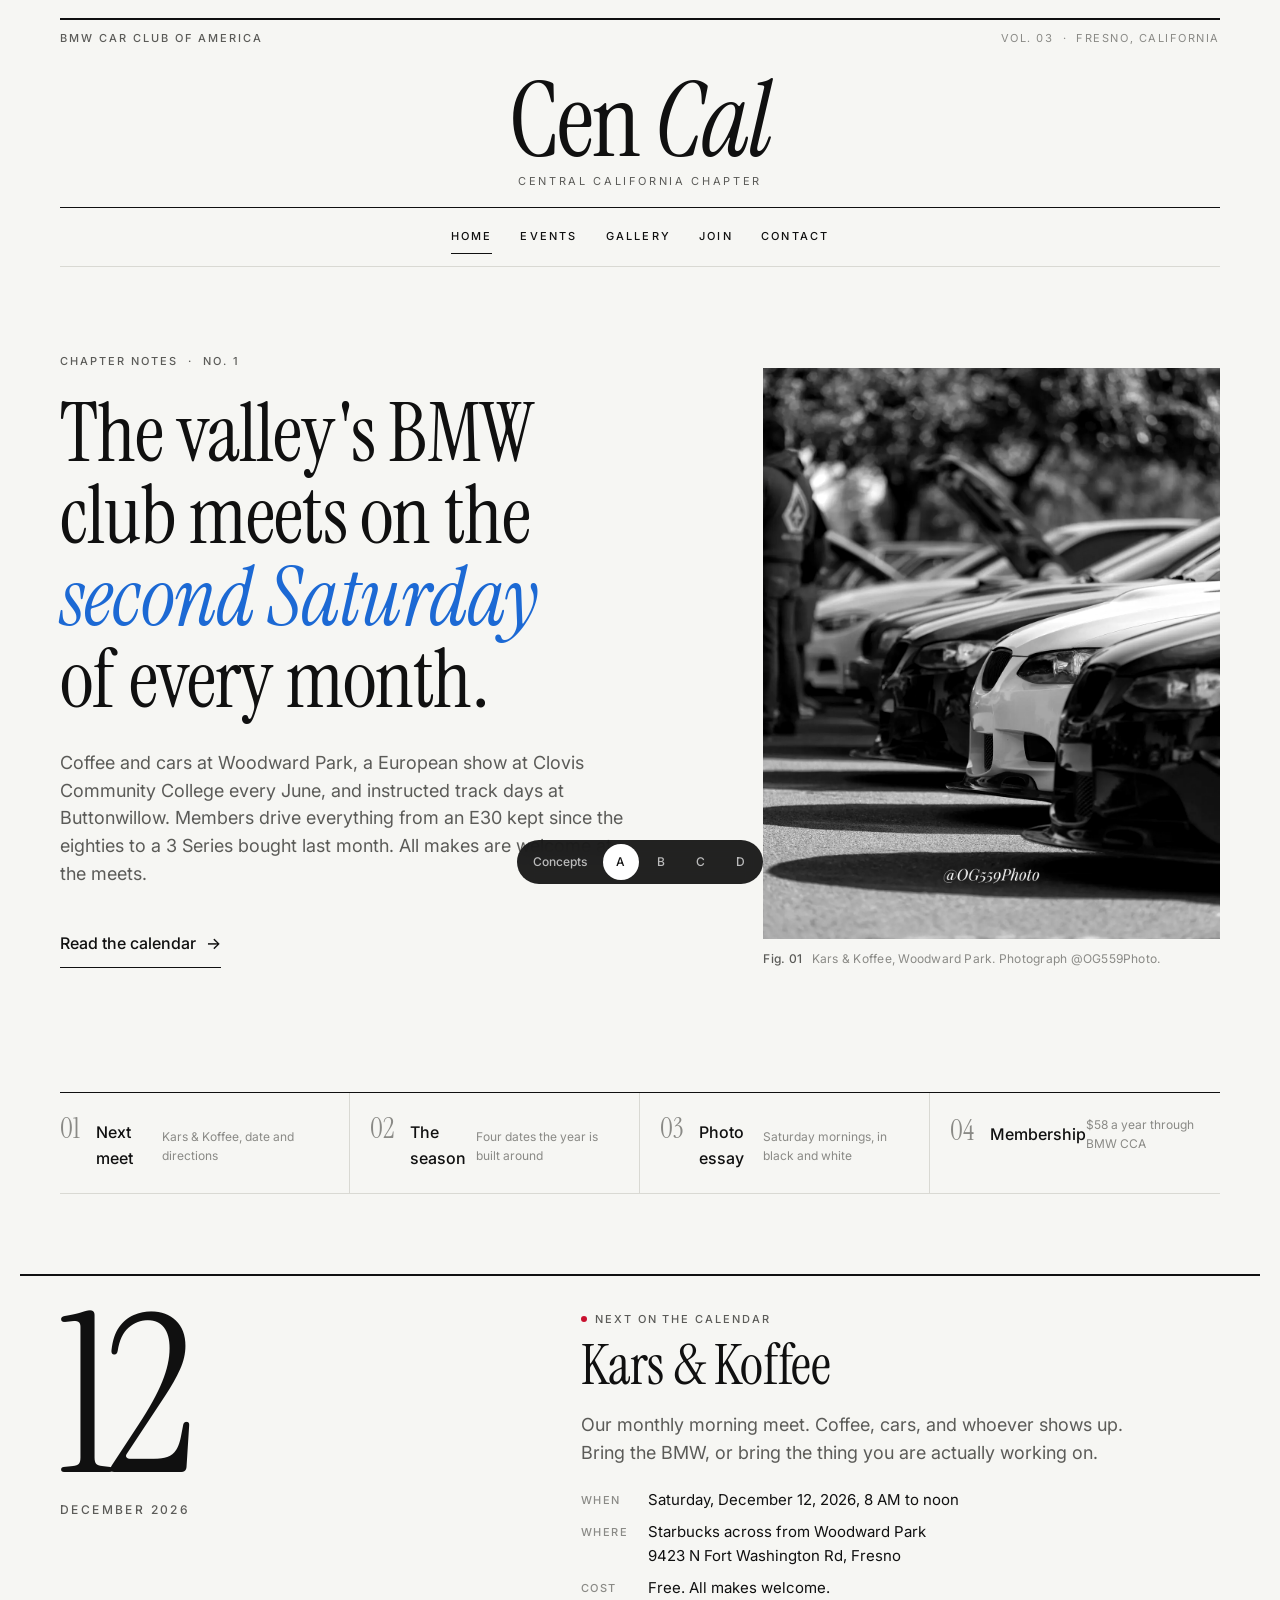
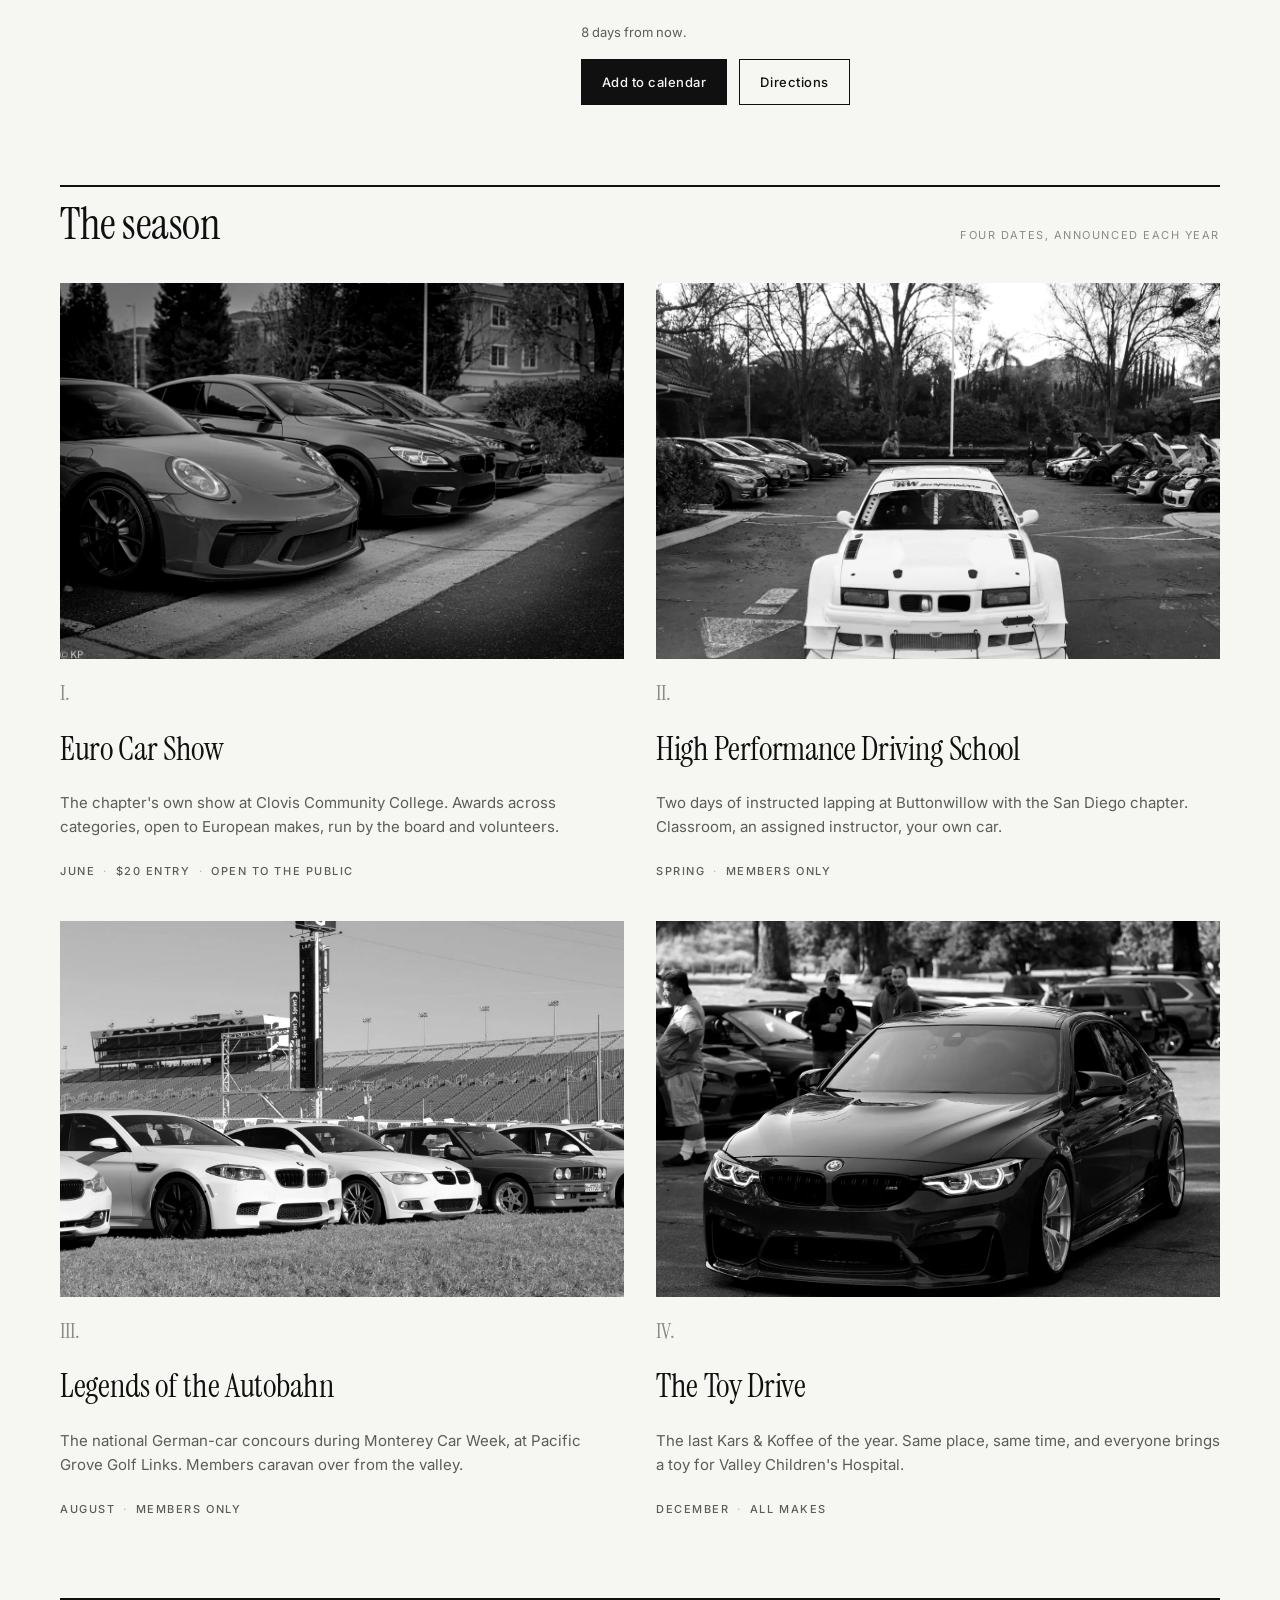
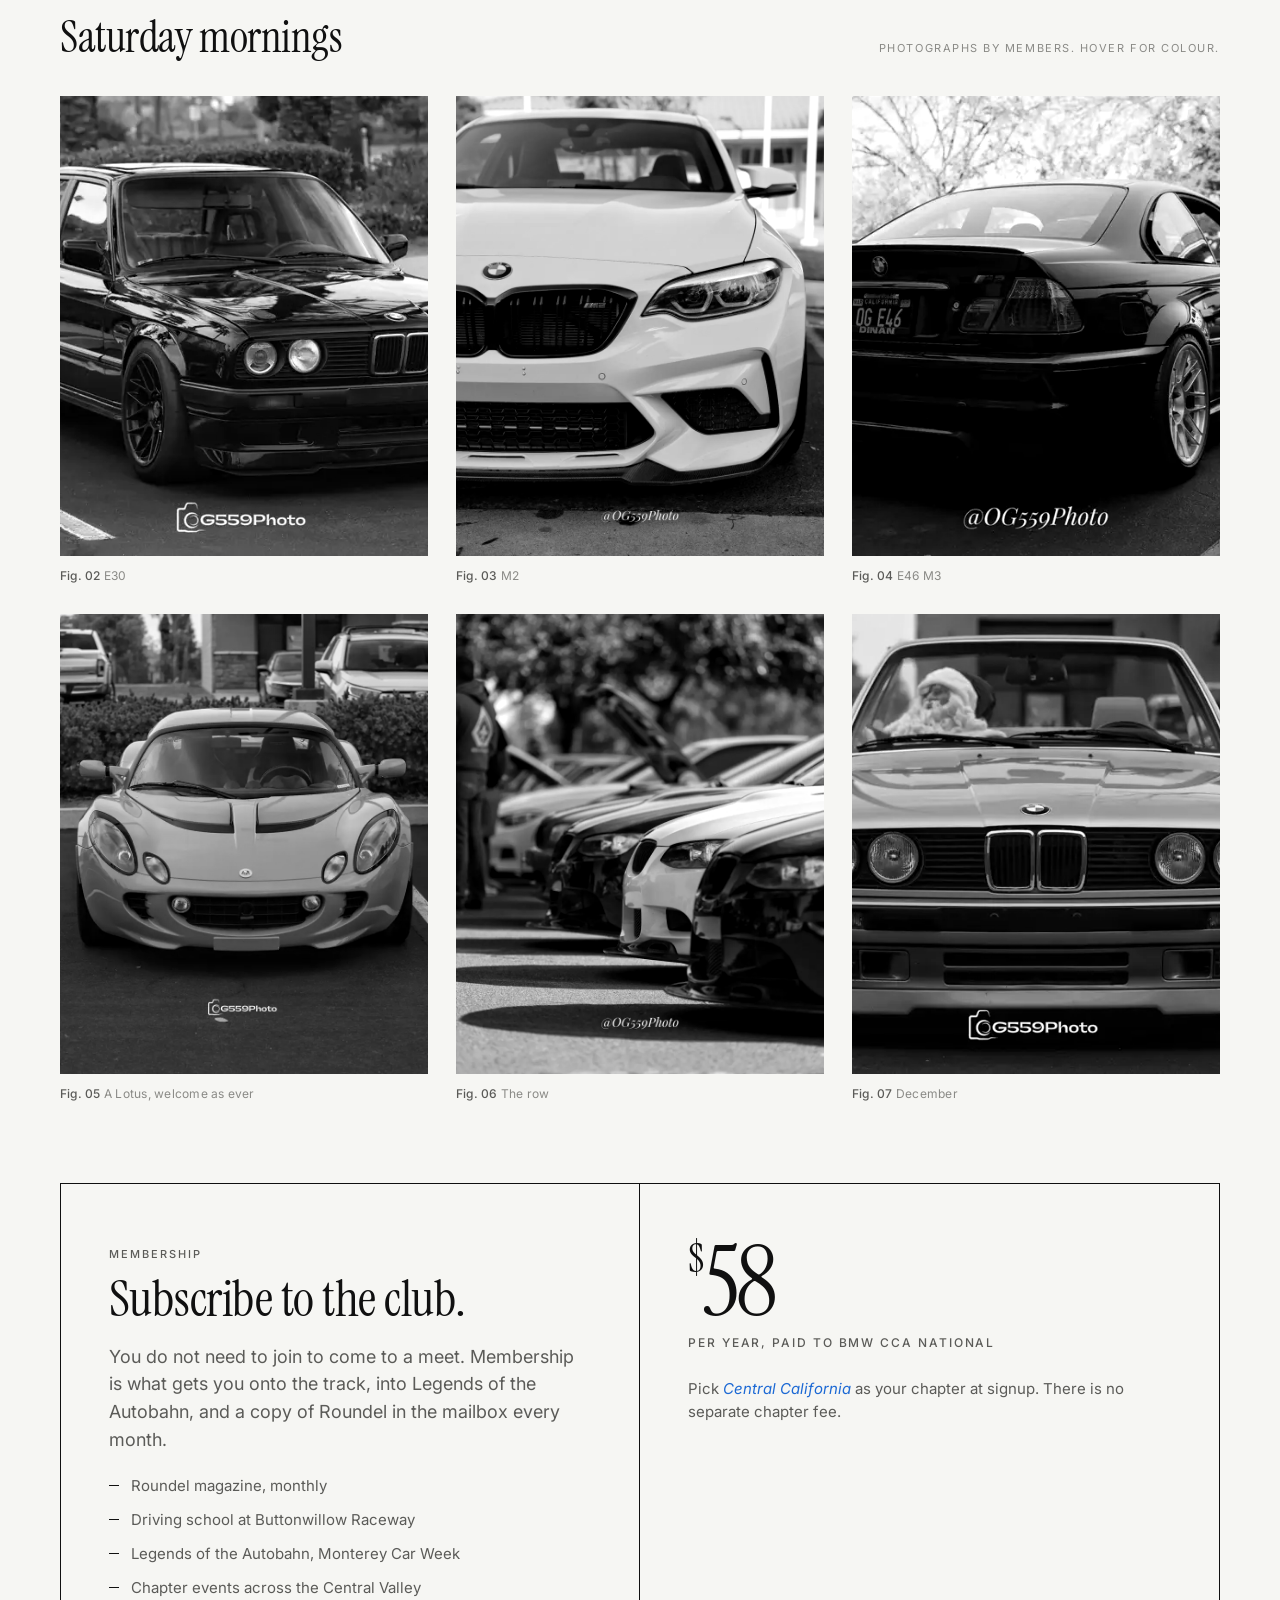
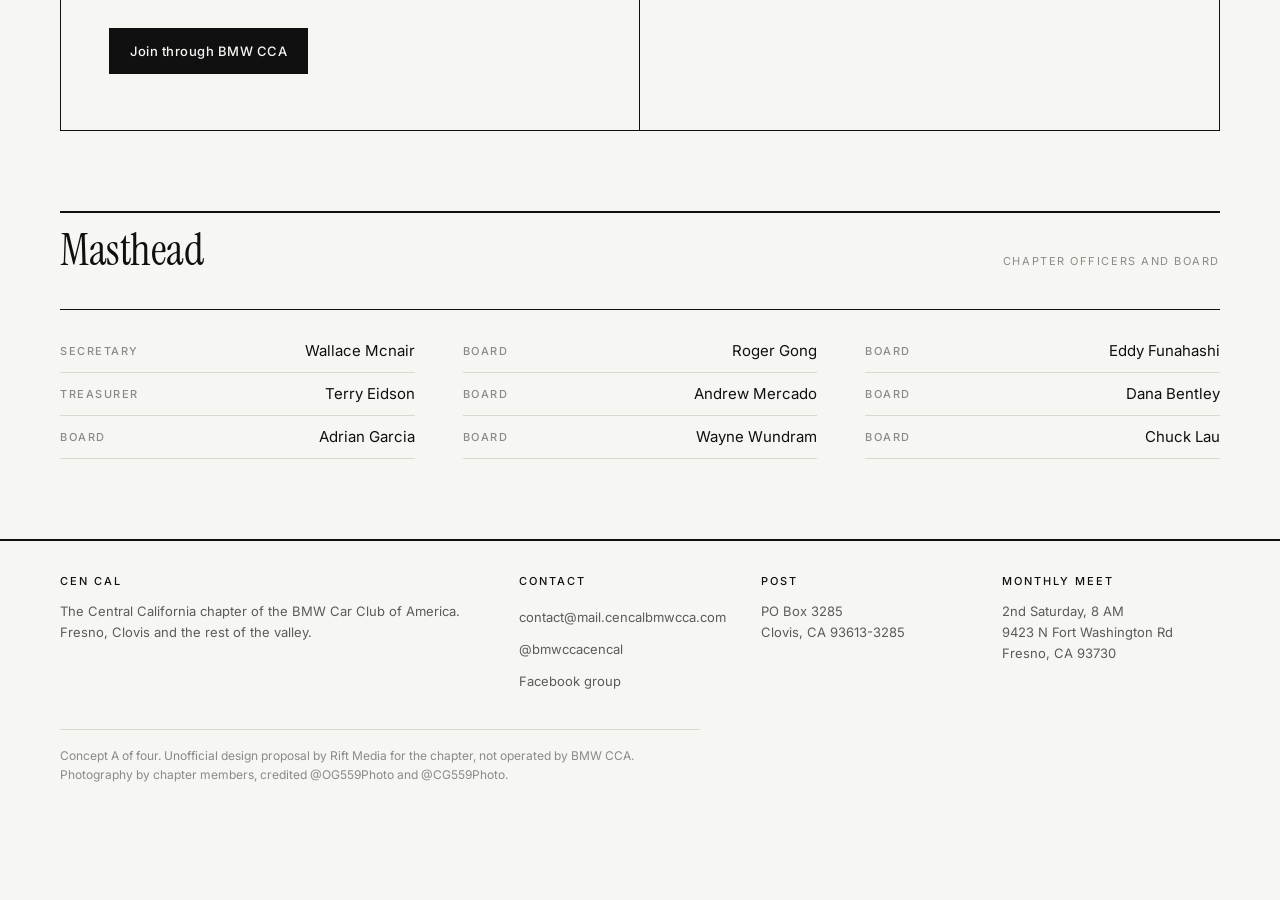
<file: concepts/magazine.html>
<!DOCTYPE html>
<html lang="en">
<head>
<meta charset="utf-8">
<meta name="viewport" content="width=device-width, initial-scale=1">
<title>Concept A, Magazine | BMW CCA Cen Cal</title>
<meta name="description" content="Concept A. Black and white editorial direction for the BMW CCA Central California chapter site.">
<meta name="robots" content="noindex, nofollow">
<meta name="theme-color" content="#F6F6F3">
<link rel="icon" href="/assets/favicon.svg" type="image/svg+xml">
<link rel="preconnect" href="https://fonts.googleapis.com">
<link rel="preconnect" href="https://fonts.gstatic.com" crossorigin>
<link rel="stylesheet" href="https://fonts.googleapis.com/css2?family=Instrument+Serif:ital@0;1&family=Inter:wght@400;500;600&display=swap">
<style>
:root{
  --paper:#F6F6F3; --paper-2:#EEEEEA; --ink:#101010; --ink-2:#5B5B58; --ink-3:#8A8A86;
  --rule:#D9D9D3; --rule-strong:#B9B9B2;
  --blue:#1C69D4; --red:#C8102E;
  --serif:"Instrument Serif", Georgia, "Times New Roman", serif;
  --sans:Inter, system-ui, -apple-system, "Segoe UI", sans-serif;
  --wrap:1240px;
}
*,*::before,*::after{box-sizing:border-box}
html{-webkit-text-size-adjust:100%}
body{margin:0;background:var(--paper);color:var(--ink);font-family:var(--sans);font-size:16px;line-height:1.6;-webkit-font-smoothing:antialiased;overflow-x:hidden}
img{display:block;max-width:100%;height:auto}
a{color:inherit;text-decoration:none}
:focus-visible{outline:2px solid var(--blue);outline-offset:3px}
.wrap{max-width:var(--wrap);margin-inline:auto;padding-inline:20px}
@media(min-width:900px){.wrap{padding-inline:40px}}
.grid>*{min-width:0}

/* type */
.serif{font-family:var(--serif);font-weight:400;letter-spacing:-0.01em}
.kicker{font-size:11px;letter-spacing:.18em;text-transform:uppercase;color:var(--ink-2);font-weight:500}
.folio{font-size:11px;letter-spacing:.14em;text-transform:uppercase;color:var(--ink-3);font-variant-numeric:tabular-nums}
h1,h2,h3{margin:0;font-weight:400}
.rule{height:1px;background:var(--rule);border:0;margin:0}
.rule-strong{height:1px;background:var(--ink);border:0;margin:0}
em{font-style:italic}
.blue{color:var(--blue)}
p{margin:0 0 16px;max-width:64ch}

/* photos: b&w, colour on hover */
.bw img{filter:grayscale(1) contrast(1.05);transition:filter .6s ease}
.bw:hover img{filter:none}
@media(prefers-reduced-motion:reduce){.bw img{transition:none}}
figure{margin:0}
figcaption{font-size:12px;color:var(--ink-3);margin-top:10px;letter-spacing:.02em}
figcaption b{font-weight:500;color:var(--ink-2)}

/* masthead */
.masthead{padding-top:18px}
.mast-top{display:flex;justify-content:space-between;align-items:baseline;padding:10px 0 12px;border-top:2px solid var(--ink)}
.mast-name{text-align:center;padding:14px 0 6px}
.mast-name .serif{font-size:clamp(56px,10vw,104px);line-height:.9;letter-spacing:-0.02em}
.mast-name .serif em{color:var(--ink)}
.mast-sub{text-align:center;font-size:11px;letter-spacing:.24em;text-transform:uppercase;color:var(--ink-2);padding-bottom:16px}
.mast-nav{display:flex;justify-content:center;gap:28px;padding:12px 0;border-top:1px solid var(--ink);border-bottom:1px solid var(--rule);flex-wrap:wrap}
.mast-nav a{font-size:11px;letter-spacing:.2em;text-transform:uppercase;font-weight:500;padding:8px 0;min-height:32px;display:inline-flex;align-items:center}
.mast-nav a:hover{color:var(--blue)}
.mast-nav a.on{border-bottom:1px solid var(--ink)}
@media(max-width:480px){.mast-nav{gap:16px}.mast-nav a{letter-spacing:.12em;font-size:10.5px}}

/* hero */
.hero{padding:56px 0 64px}
.hero-grid{display:grid;gap:40px}
@media(min-width:900px){.hero{padding:80px 0 96px}.hero-grid{grid-template-columns:7fr 5fr;gap:64px;align-items:end}}
.hero h1{font-size:clamp(44px,6.4vw,84px);line-height:1;max-width:14ch;margin:20px 0 28px}
.hero h1 em{color:var(--blue)}
.dek{font-size:18px;color:var(--ink-2);max-width:52ch;line-height:1.55}
.readmore{display:inline-flex;align-items:center;gap:10px;margin-top:20px;font-weight:500;border-bottom:1px solid var(--ink);padding-bottom:3px;min-height:44px}
.readmore:hover{color:var(--blue);border-color:var(--blue)}
.hero-fig img{width:100%;aspect-ratio:4/5;object-fit:cover}

/* contents */
.contents{padding:28px 0 0}
.contents ol{list-style:none;margin:0;padding:0;display:grid;gap:0;border-top:1px solid var(--ink);border-bottom:1px solid var(--rule)}
@media(min-width:700px){.contents ol{grid-template-columns:repeat(4,1fr)}}
.contents li{padding:18px 0;display:flex;gap:16px;align-items:baseline;border-bottom:1px solid var(--rule)}
@media(min-width:700px){.contents li{border-bottom:0;border-right:1px solid var(--rule);padding:22px 20px 22px 0}.contents li+li{padding-left:20px}.contents li:last-child{border-right:0}}
.contents .num{font-family:var(--serif);font-size:28px;line-height:1;color:var(--ink-3)}
.contents a{font-weight:500;min-height:32px;display:inline-flex;align-items:center}
.contents a:hover{color:var(--blue)}
.contents small{display:block;font-size:12px;color:var(--ink-3);font-weight:400}

/* next meet */
.next{padding:80px 0}
.next-grid{display:grid;gap:32px;border-top:2px solid var(--ink);padding-top:28px}
@media(min-width:900px){.next-grid{grid-template-columns:5fr 7fr;gap:64px}}
.bigdate{font-family:var(--serif);font-size:clamp(96px,18vw,220px);line-height:.85;letter-spacing:-0.04em}
.bigdate small{display:block;font-family:var(--sans);font-size:12px;letter-spacing:.2em;text-transform:uppercase;color:var(--ink-2);margin-top:14px;font-weight:500}
.live{display:inline-flex;align-items:center;gap:8px}
.live::before{content:"";width:6px;height:6px;border-radius:50%;background:var(--red)}
.next h2{font-size:clamp(34px,4.5vw,56px);line-height:1.05;margin:6px 0 16px}
.meta{display:grid;grid-template-columns:auto 1fr;gap:8px 20px;font-size:15px;margin:22px 0}
.meta dt{color:var(--ink-3);font-size:11px;letter-spacing:.14em;text-transform:uppercase;padding-top:4px;font-weight:500}
.meta dd{margin:0}
.count{font-size:13px;color:var(--ink-2);font-variant-numeric:tabular-nums}
.btns{display:flex;gap:12px;flex-wrap:wrap;margin-top:8px}
.btn{display:inline-flex;align-items:center;justify-content:center;min-height:46px;padding:10px 20px;border:1px solid var(--ink);font-size:13px;font-weight:500;letter-spacing:.04em;transition:all .2s}
.btn:hover{background:var(--ink);color:var(--paper)}
.btn.fill{background:var(--ink);color:var(--paper)}
.btn.fill:hover{background:var(--blue);border-color:var(--blue)}
@media(max-width:600px){.btns{flex-direction:column}.btn{width:100%}}

/* season */
.season{padding:0 0 80px}
.sec-head{display:flex;justify-content:space-between;align-items:baseline;border-top:2px solid var(--ink);padding-top:14px;margin-bottom:36px;gap:16px;flex-wrap:wrap}
.sec-head h2{font-size:clamp(30px,3.6vw,44px);line-height:1.05}
.season-grid{display:grid;gap:40px 32px}
@media(min-width:700px){.season-grid{grid-template-columns:1fr 1fr}}
.story{display:grid;gap:16px}
.story img{width:100%;aspect-ratio:3/2;object-fit:cover}
.story .num{font-family:var(--serif);font-size:22px;color:var(--ink-3)}
.story h3{font-size:clamp(26px,2.6vw,34px);line-height:1.1;margin:4px 0 8px}
.story p{color:var(--ink-2);font-size:15px;margin:0}
.story .tag{font-size:11px;letter-spacing:.14em;text-transform:uppercase;color:var(--ink-2);margin-top:8px;font-weight:500}
.story .tag span+span::before{content:"·";margin:0 8px;color:var(--rule-strong)}

/* essay */
.essay{padding:0 0 80px}
.essay-grid{display:grid;gap:20px;grid-template-columns:repeat(2,1fr)}
@media(min-width:800px){.essay-grid{grid-template-columns:repeat(3,1fr);gap:28px}}
.essay figure img{width:100%;aspect-ratio:4/5;object-fit:cover}
.essay figure:nth-child(3n+2) img{aspect-ratio:4/5}

/* subscribe */
.sub{padding:0 0 80px}
.sub-card{border:1px solid var(--ink);display:grid}
@media(min-width:900px){.sub-card{grid-template-columns:1fr 1fr}}
.sub-card>div{padding:36px 28px}
@media(min-width:900px){.sub-card>div{padding:56px 48px}.sub-card>div:first-child{border-right:1px solid var(--ink)}}
.sub-card h2{font-size:clamp(34px,4vw,54px);line-height:1;margin:8px 0 18px}
.price{font-family:var(--serif);font-size:96px;line-height:.9;letter-spacing:-0.04em}
.price sup{font-size:40px;vertical-align:top;margin-right:2px}
.price small{font-family:var(--sans);font-size:12px;letter-spacing:.16em;text-transform:uppercase;color:var(--ink-2);display:block;margin-top:12px;font-weight:500}
.sub ul{list-style:none;margin:20px 0 28px;padding:0;display:grid;gap:10px}
.sub li{padding-left:22px;position:relative;font-size:15px;color:var(--ink-2)}
.sub li::before{content:"";position:absolute;left:0;top:11px;width:10px;height:1px;background:var(--ink)}

/* masthead officers */
.officers{padding:0 0 80px}
.mast-list{columns:1;column-gap:48px;border-top:1px solid var(--ink);padding-top:20px}
@media(min-width:700px){.mast-list{columns:2}}
@media(min-width:1000px){.mast-list{columns:3}}
.mast-list div{display:flex;justify-content:space-between;gap:16px;padding:9px 0;border-bottom:1px solid var(--rule);break-inside:avoid;font-size:15px}
.mast-list span{color:var(--ink-3);font-size:11px;letter-spacing:.14em;text-transform:uppercase;padding-top:4px;font-weight:500}

/* footer */
.colophon{border-top:2px solid var(--ink);padding:32px 0 100px;font-size:13px;color:var(--ink-2)}
.colophon-grid{display:grid;gap:24px}
@media(min-width:800px){.colophon-grid{grid-template-columns:2fr 1fr 1fr 1fr}}
.colophon h4{margin:0 0 10px;font-size:11px;letter-spacing:.18em;text-transform:uppercase;font-weight:500;color:var(--ink)}
.colophon a{display:inline-flex;min-height:32px;align-items:center}
.colophon a:hover{color:var(--blue)}
.colophon ul{list-style:none;margin:0;padding:0}
.note{margin-top:32px;padding-top:16px;border-top:1px solid var(--rule);font-size:12px;color:var(--ink-3);max-width:80ch}

/* concept switcher (review only) */
.cx{position:fixed;left:50%;bottom:16px;transform:translateX(-50%);z-index:90;display:flex;gap:4px;padding:4px;background:rgba(16,16,16,.92);border-radius:999px;backdrop-filter:blur(8px)}
.cx a{color:#bbb;font-size:12px;font-weight:500;min-width:36px;min-height:36px;display:inline-flex;align-items:center;justify-content:center;border-radius:999px;padding:0 12px}
.cx a:hover{color:#fff}
.cx a.on{background:#fff;color:#111}
</style>
</head>
<body>

<header class="masthead">
  <div class="wrap">
    <div class="mast-top">
      <span class="kicker">BMW Car Club of America</span>
      <span class="folio">Vol. 03 &nbsp;·&nbsp; Fresno, California</span>
    </div>
    <div class="mast-name"><div class="serif">Cen <em>Cal</em></div></div>
    <div class="mast-sub">Central California Chapter</div>
    <nav class="mast-nav" aria-label="Main">
      <a href="#top" class="on">Home</a>
      <a href="#next">Events</a>
      <a href="#essay">Gallery</a>
      <a href="#join">Join</a>
      <a href="#colophon">Contact</a>
    </nav>
  </div>
</header>

<main id="top">

  <section class="hero">
    <div class="wrap hero-grid grid">
      <div>
        <span class="kicker">Chapter notes &nbsp;·&nbsp; No. 1</span>
        <h1 class="serif">The valley's BMW club meets on the <em>second Saturday</em> of every month.</h1>
        <p class="dek">
          Coffee and cars at Woodward Park, a European show at Clovis Community College every June,
          and instructed track days at Buttonwillow. Members drive everything from an E30 kept since
          the eighties to a 3 Series bought last month. All makes are welcome at the meets.
        </p>
        <a class="readmore" href="#next">Read the calendar <span aria-hidden="true">&rarr;</span></a>
      </div>
      <figure class="hero-fig bw">
        <img src="/assets/img/hero-meet-lineup.webp" width="1200" height="1800" fetchpriority="high"
             alt="A row of BMW M3s parked nose out at a Kars and Koffee meet in Fresno">
        <figcaption><b>Fig. 01</b> &nbsp; Kars &amp; Koffee, Woodward Park. Photograph @OG559Photo.</figcaption>
      </figure>
    </div>
  </section>

  <section class="contents">
    <div class="wrap">
      <ol>
        <li><span class="num">01</span><a href="#next">Next meet <small>Kars &amp; Koffee, date and directions</small></a></li>
        <li><span class="num">02</span><a href="#season">The season <small>Four dates the year is built around</small></a></li>
        <li><span class="num">03</span><a href="#essay">Photo essay <small>Saturday mornings, in black and white</small></a></li>
        <li><span class="num">04</span><a href="#join">Membership <small>$58 a year through BMW CCA</small></a></li>
      </ol>
    </div>
  </section>

  <section class="next" id="next">
    <div class="wrap next-grid grid">
      <div>
        <div class="bigdate" data-bigdate>10<small data-bigmonth>October 2026</small></div>
      </div>
      <div>
        <span class="kicker live">Next on the calendar</span>
        <h2 class="serif">Kars &amp; Koffee</h2>
        <p class="dek">
          Our monthly morning meet. Coffee, cars, and whoever shows up. Bring the BMW, or bring the
          thing you are actually working on.
        </p>
        <dl class="meta">
          <dt>When</dt><dd data-when>Saturday, October 10, 2026, 8 AM to noon</dd>
          <dt>Where</dt><dd>Starbucks across from Woodward Park<br>9423 N Fort Washington Rd, Fresno</dd>
          <dt>Cost</dt><dd>Free. All makes welcome.</dd>
        </dl>
        <p class="count" data-count></p>
        <div class="btns">
          <a class="btn fill" data-gcal href="#next">Add to calendar</a>
          <a class="btn" href="https://www.google.com/maps/search/?api=1&amp;query=9423%20N%20Fort%20Washington%20Rd%20Fresno%20CA%2093730" target="_blank" rel="noopener">Directions</a>
        </div>
      </div>
    </div>
  </section>

  <section class="season" id="season">
    <div class="wrap">
      <div class="sec-head">
        <h2 class="serif">The season</h2>
        <span class="folio">Four dates, announced each year</span>
      </div>
      <div class="season-grid grid">
        <article class="story bw">
          <img src="/assets/img/event-euro-car-show.webp" width="1200" height="800" loading="lazy" alt="A Porsche, a red BMW and a blue coupe in a row at the chapter's Euro car show">
          <span class="num">I.</span>
          <h3 class="serif">Euro Car Show</h3>
          <p>The chapter's own show at Clovis Community College. Awards across categories, open to European makes, run by the board and volunteers.</p>
          <div class="tag"><span>June</span><span>$20 entry</span><span>Open to the public</span></div>
        </article>
        <article class="story bw">
          <img src="/assets/img/event-track-day.webp" width="1200" height="1500" loading="lazy" alt="A white BMW E36 race car with a rear wing beside other chapter cars">
          <span class="num">II.</span>
          <h3 class="serif">High Performance Driving School</h3>
          <p>Two days of instructed lapping at Buttonwillow with the San Diego chapter. Classroom, an assigned instructor, your own car.</p>
          <div class="tag"><span>Spring</span><span>Members only</span></div>
        </article>
        <article class="story bw">
          <img src="/assets/img/feature-corral-wide.webp" width="1600" height="1068" loading="lazy" alt="Chapter BMWs parked in a club corral in front of a grandstand">
          <span class="num">III.</span>
          <h3 class="serif">Legends of the Autobahn</h3>
          <p>The national German-car concours during Monterey Car Week, at Pacific Grove Golf Links. Members caravan over from the valley.</p>
          <div class="tag"><span>August</span><span>Members only</span></div>
        </article>
        <article class="story bw">
          <img src="/assets/img/community-meet.webp" width="1400" height="2100" loading="lazy" alt="A red BMW M3 at a chapter meet with members talking in the background">
          <span class="num">IV.</span>
          <h3 class="serif">The Toy Drive</h3>
          <p>The last Kars &amp; Koffee of the year. Same place, same time, and everyone brings a toy for Valley Children's Hospital.</p>
          <div class="tag"><span>December</span><span>All makes</span></div>
        </article>
      </div>
    </div>
  </section>

  <section class="essay" id="essay">
    <div class="wrap">
      <div class="sec-head">
        <h2 class="serif">Saturday mornings</h2>
        <span class="folio">Photographs by members. Hover for colour.</span>
      </div>
      <div class="essay-grid grid">
        <figure class="bw"><img src="/assets/img/gal-bmw-04.webp" width="800" height="534" loading="lazy" alt="Black BMW E30 parked at a meet"><figcaption><b>Fig. 02</b> E30</figcaption></figure>
        <figure class="bw"><img src="/assets/img/gal-bmw-07.webp" width="800" height="1200" loading="lazy" alt="White BMW M2 from the front corner"><figcaption><b>Fig. 03</b> M2</figcaption></figure>
        <figure class="bw"><img src="/assets/img/gal-bmw-01.webp" width="800" height="534" loading="lazy" alt="Black BMW E46 M3 from the rear"><figcaption><b>Fig. 04</b> E46 M3</figcaption></figure>
        <figure class="bw"><img src="/assets/img/gal-open-01.webp" width="800" height="534" loading="lazy" alt="Orange Lotus Elise at a chapter meet"><figcaption><b>Fig. 05</b> A Lotus, welcome as ever</figcaption></figure>
        <figure class="bw"><img src="/assets/img/gal-bmw-18.webp" width="800" height="1200" loading="lazy" alt="A long row of BMW M3s nose out"><figcaption><b>Fig. 06</b> The row</figcaption></figure>
        <figure class="bw"><img src="/assets/img/gal-bmw-14.webp" width="800" height="534" loading="lazy" alt="Classic BMW E30 convertible at the December meet"><figcaption><b>Fig. 07</b> December</figcaption></figure>
      </div>
    </div>
  </section>

  <section class="sub" id="join">
    <div class="wrap">
      <div class="sub-card grid">
        <div>
          <span class="kicker">Membership</span>
          <h2 class="serif">Subscribe to the club.</h2>
          <p class="dek">
            You do not need to join to come to a meet. Membership is what gets you onto the track,
            into Legends of the Autobahn, and a copy of Roundel in the mailbox every month.
          </p>
          <ul>
            <li>Roundel magazine, monthly</li>
            <li>Driving school at Buttonwillow Raceway</li>
            <li>Legends of the Autobahn, Monterey Car Week</li>
            <li>Chapter events across the Central Valley</li>
          </ul>
          <div class="btns">
            <a class="btn fill" href="https://www.bmwcca.org/chapter/central-california-chapter" target="_blank" rel="noopener">Join through BMW CCA</a>
          </div>
        </div>
        <div>
          <div class="price"><sup>$</sup>58<small>per year, paid to BMW CCA national</small></div>
          <p class="dek" style="margin-top:28px;font-size:15px">
            Pick <em class="blue">Central California</em> as your chapter at signup. There is no separate chapter fee.
          </p>
        </div>
      </div>
    </div>
  </section>

  <section class="officers">
    <div class="wrap">
      <div class="sec-head">
        <h2 class="serif">Masthead</h2>
        <span class="folio">Chapter officers and board</span>
      </div>
      <div class="mast-list">
        <div><span>Secretary</span>Wallace Mcnair</div>
        <div><span>Treasurer</span>Terry Eidson</div>
        <div><span>Board</span>Adrian Garcia</div>
        <div><span>Board</span>Roger Gong</div>
        <div><span>Board</span>Andrew Mercado</div>
        <div><span>Board</span>Wayne Wundram</div>
        <div><span>Board</span>Eddy Funahashi</div>
        <div><span>Board</span>Dana Bentley</div>
        <div><span>Board</span>Chuck Lau</div>
      </div>
    </div>
  </section>

</main>

<footer class="colophon" id="colophon">
  <div class="wrap">
    <div class="colophon-grid grid">
      <div>
        <h4>Cen Cal</h4>
        <p>The Central California chapter of the BMW Car Club of America. Fresno, Clovis and the rest of the valley.</p>
      </div>
      <div>
        <h4>Contact</h4>
        <ul>
          <li><a href="mailto:contact@mail.cencalbmwcca.com">contact@mail.cencalbmwcca.com</a></li>
          <li><a href="https://instagram.com/bmwccacencal" target="_blank" rel="noopener">@bmwccacencal</a></li>
          <li><a href="https://m.facebook.com/groups/1497077221077118" target="_blank" rel="noopener">Facebook group</a></li>
        </ul>
      </div>
      <div>
        <h4>Post</h4>
        <p>PO Box 3285<br>Clovis, CA 93613-3285</p>
      </div>
      <div>
        <h4>Monthly meet</h4>
        <p>2nd Saturday, 8 AM<br>9423 N Fort Washington Rd<br>Fresno, CA 93730</p>
      </div>
    </div>
    <p class="note">
      Concept A of four. Unofficial design proposal by Rift Media for the chapter, not operated by BMW CCA.
      Photography by chapter members, credited @OG559Photo and @CG559Photo.
    </p>
  </div>
</footer>

<nav class="cx" aria-label="Concept switcher">
  <a href="/concepts">Concepts</a>
  <a href="/concepts/magazine" class="on" aria-current="page">A</a>
  <a href="/concepts/welcome">B</a>
  <a href="/concepts/kinetic">C</a>
  <a href="/concepts/light">D</a>
</nav>

<script>
(function(){
  function nextKK(){var n=new Date(),c=new Date(n.getFullYear(),n.getMonth(),1);
    for(var i=0;i<14;i++){var f=new Date(c.getFullYear(),c.getMonth(),1),o=(6-f.getDay()+7)%7,
      d=new Date(c.getFullYear(),c.getMonth(),1+o+7,8,0,0),e=new Date(d);e.setHours(12,0,0,0);
      if(e>n)return d;c.setMonth(c.getMonth()+1)}}
  var M=['January','February','March','April','May','June','July','August','September','October','November','December'];
  var D=['Sunday','Monday','Tuesday','Wednesday','Thursday','Friday','Saturday'];
  var d=nextKK(); if(!d)return;
  var pad=function(n){return n<10?'0'+n:''+n};
  document.querySelector('[data-bigdate]').firstChild.nodeValue=String(d.getDate());
  document.querySelector('[data-bigmonth]').textContent=M[d.getMonth()]+' '+d.getFullYear();
  document.querySelector('[data-when]').textContent=D[d.getDay()]+', '+M[d.getMonth()]+' '+d.getDate()+', '+d.getFullYear()+', 8 AM to noon';
  var days=Math.ceil((d-new Date())/86400000);
  document.querySelector('[data-count]').textContent=days<=0?'That is today.':(days+' day'+(days===1?'':'s')+' from now.');
  var st=function(x){return x.getFullYear()+pad(x.getMonth()+1)+pad(x.getDate())+'T'+pad(x.getHours())+pad(x.getMinutes())+'00'};
  var e=new Date(d);e.setHours(12,0,0,0);
  document.querySelector('[data-gcal]').href='https://calendar.google.com/calendar/render?action=TEMPLATE&text='+encodeURIComponent('Kars & Koffee - BMW CCA Cen Cal')+'&dates='+st(d)+'/'+st(e)+'&location='+encodeURIComponent('9423 N Fort Washington Rd, Fresno, CA 93730');
})();
</script>
</body>
</html>
</file>
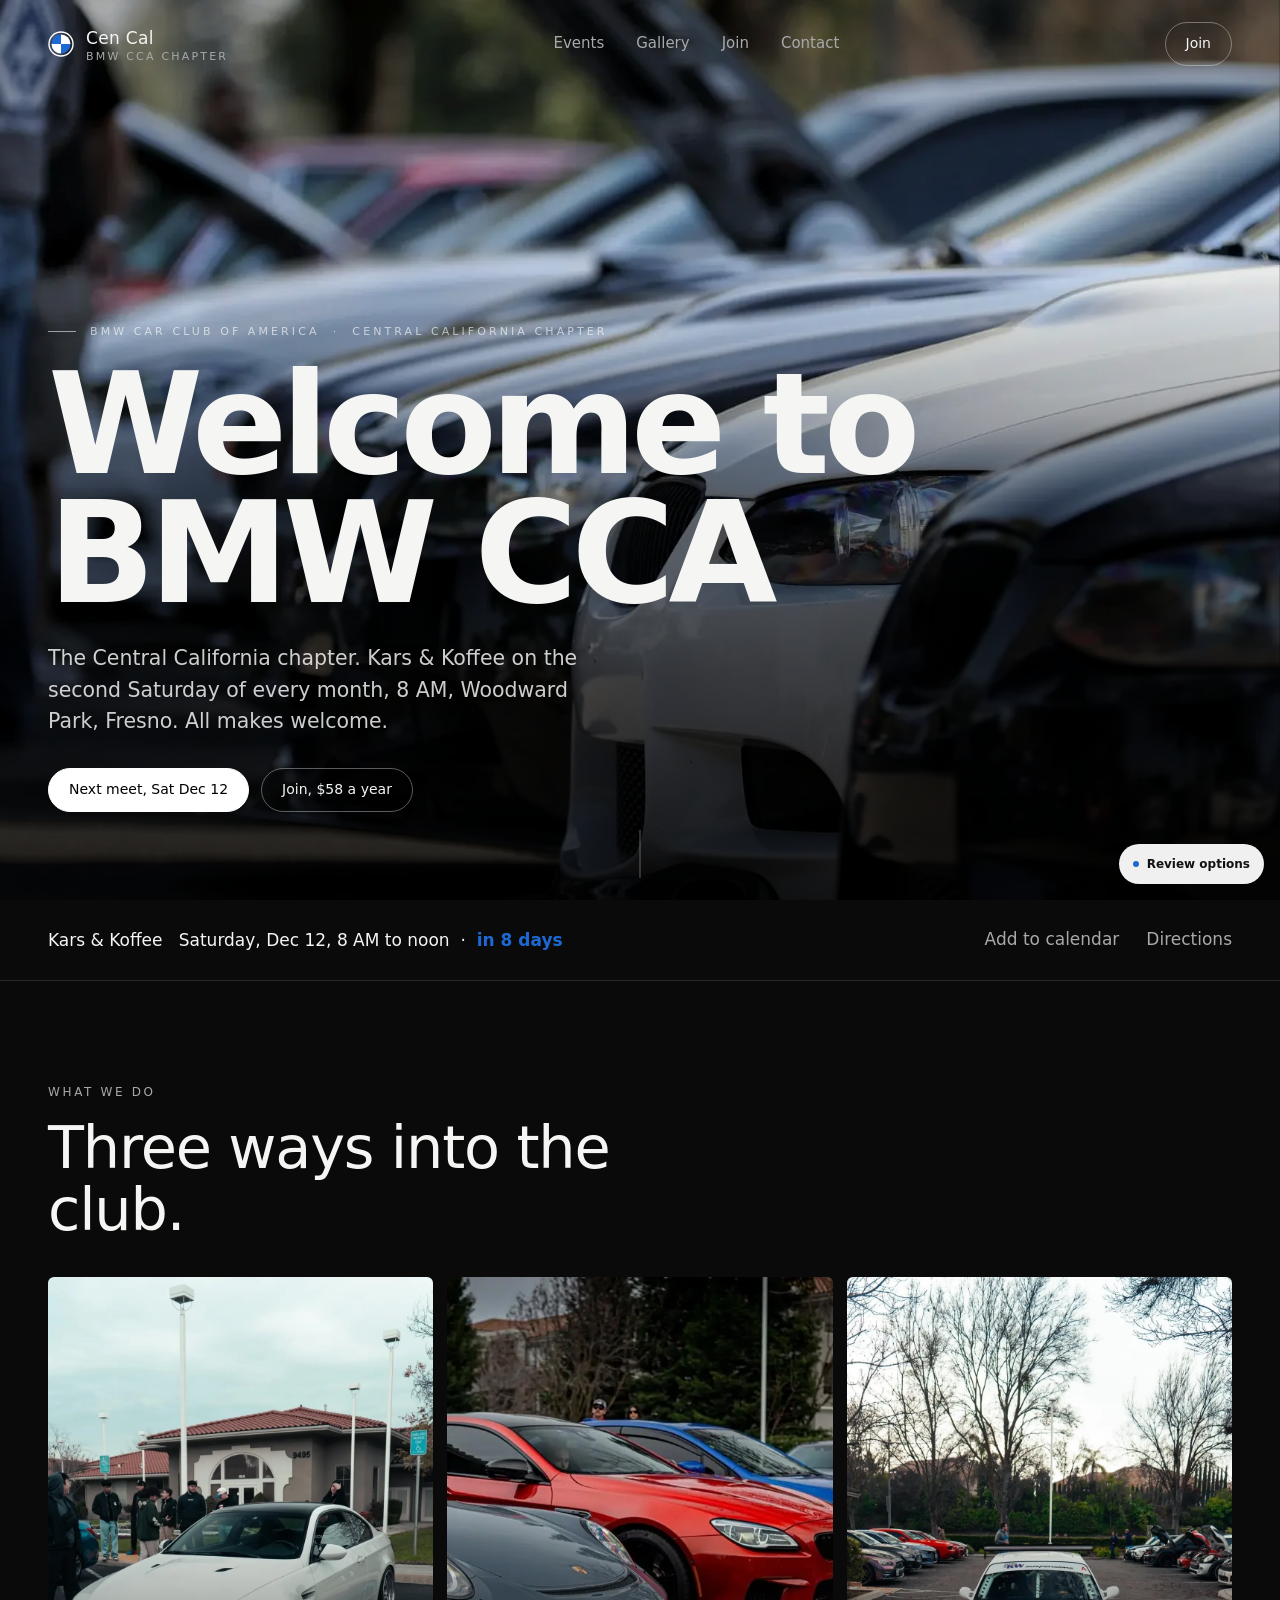
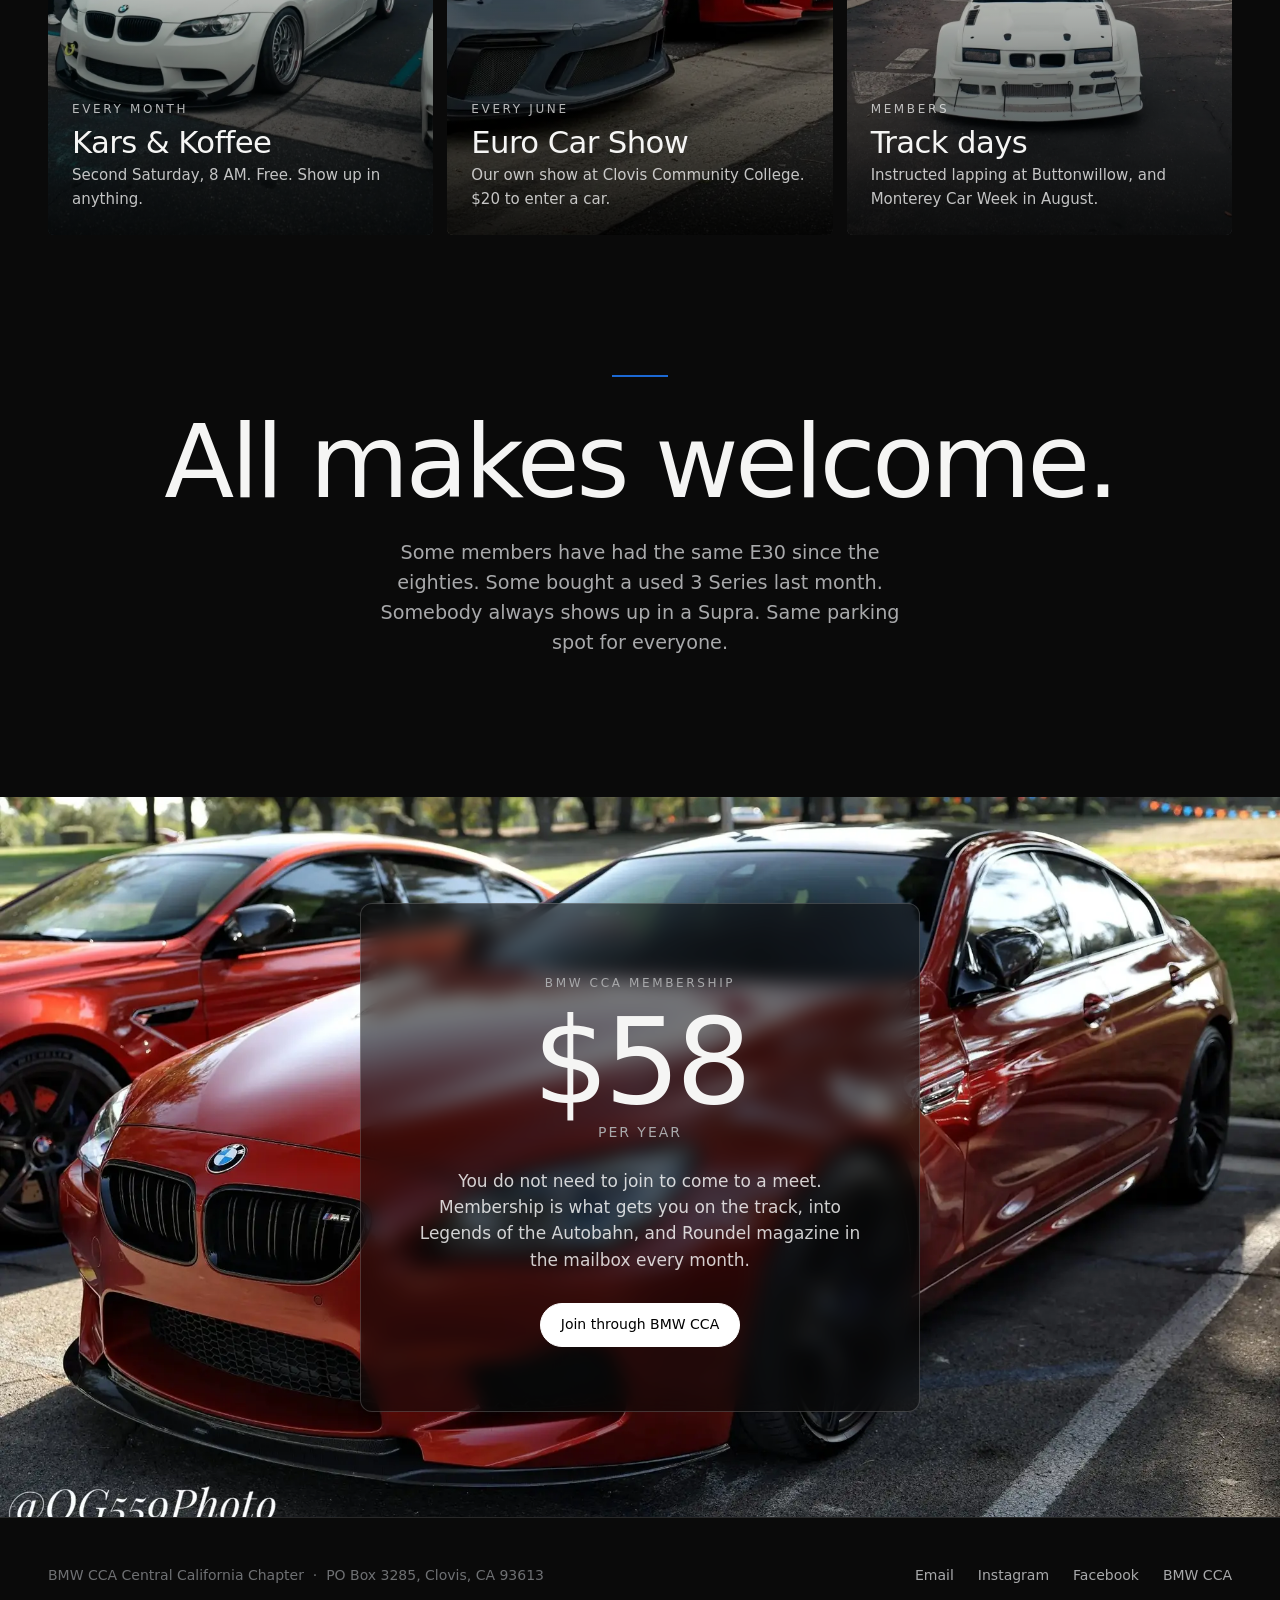
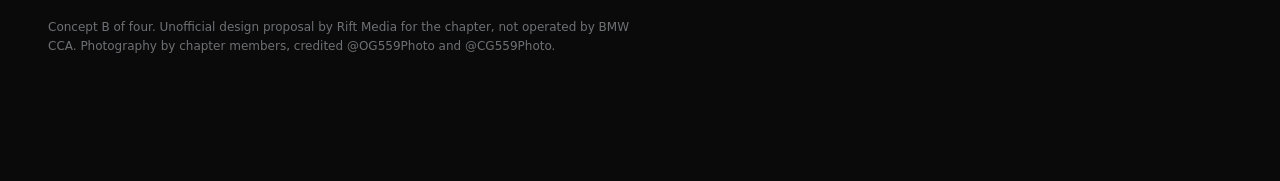
<file: concepts/welcome.html>
<!DOCTYPE html>
<html lang="en">
<head>
<meta charset="utf-8">
<meta name="viewport" content="width=device-width, initial-scale=1">
<title>Concept B, Welcome | BMW CCA Cen Cal</title>
<meta name="description" content="Concept B. Hero-image-first direction for the BMW CCA Central California chapter site.">
<meta name="robots" content="noindex, nofollow">
<meta name="theme-color" content="#0A0A0A">
<link rel="icon" href="/assets/favicon.svg" type="image/svg+xml">
<link rel="preconnect" href="https://api.fontshare.com">
<link rel="preconnect" href="https://cdn.fontshare.com" crossorigin>
<link rel="preload" as="image" media="(orientation: landscape)" imagesrcset="/assets/img/hero-b-row-desk-sm.webp 1200w, /assets/img/hero-b-row-desk.webp 1706w" imagesizes="100vw">
<link rel="preload" as="image" media="(orientation: portrait)" imagesrcset="/assets/img/hero-b-row-mob-sm.webp 810w, /assets/img/hero-b-row-mob.webp 1080w, /assets/img/hero-b-row-mob-lg.webp 1706w" imagesizes="100vw">
<link rel="stylesheet" href="https://api.fontshare.com/v2/css?f[]=satoshi@300,400,500,700&f[]=clash-display@700&display=swap">
<style>
:root{
  --bg:#0A0A0A; --bg-2:#111214; --ink:#F5F5F4; --ink-2:#A8A9AB; --ink-3:#6E7073;
  --line:rgba(255,255,255,.12); --blue:#1C69D4;
  --font:Satoshi, system-ui, -apple-system, "Segoe UI", sans-serif;
}
*,*::before,*::after{box-sizing:border-box}
html{-webkit-text-size-adjust:100%;scroll-behavior:smooth}
@media(prefers-reduced-motion:reduce){html{scroll-behavior:auto}}
body{margin:0;background:var(--bg);color:var(--ink);font-family:var(--font);font-size:17px;line-height:1.55;-webkit-font-smoothing:antialiased;overflow-x:hidden}
img{display:block;max-width:100%;height:auto}
a{color:inherit;text-decoration:none}
:focus-visible{outline:2px solid #fff;outline-offset:3px}
h1,h2,h3{margin:0;font-weight:500;letter-spacing:-0.02em;line-height:1.05}
p{margin:0 0 16px;max-width:60ch}
.wrap{max-width:1400px;margin-inline:auto;padding-inline:20px}
@media(min-width:900px){.wrap{padding-inline:48px}}
.grid>*{min-width:0}
.eyebrow{font-size:12px;letter-spacing:.22em;text-transform:uppercase;color:var(--ink-2);font-weight:500}

/* nav */
.nav{position:fixed;inset:0 0 auto 0;z-index:50;display:flex;align-items:center;justify-content:space-between;padding:18px 20px;transition:background .3s,backdrop-filter .3s}
@media(min-width:900px){.nav{padding:22px 48px}}
.nav.solid{background:rgba(10,10,10,.78);backdrop-filter:blur(12px);-webkit-backdrop-filter:blur(12px);border-bottom:1px solid var(--line)}
.brand{display:flex;align-items:center;gap:12px;min-height:44px;font-weight:500;letter-spacing:.02em}
.brand svg{width:26px;height:26px}
.brand small{display:block;font-size:11px;letter-spacing:.2em;text-transform:uppercase;color:var(--ink-2);font-weight:500;line-height:1.1}
.links{display:none;gap:32px}
@media(min-width:900px){.links{display:flex}}
.links a{font-size:15px;color:var(--ink-2);min-height:44px;display:inline-flex;align-items:center;position:relative}
.links a::after{content:"";position:absolute;left:0;right:0;bottom:8px;height:1px;background:var(--ink);transform:scaleX(0);transform-origin:left;transition:transform .25s}
.links a:hover{color:var(--ink)}.links a:hover::after{transform:scaleX(1)}
.pill{display:inline-flex;align-items:center;justify-content:center;min-height:44px;padding:0 20px;border-radius:999px;border:1px solid rgba(255,255,255,.35);font-size:14px;font-weight:500;transition:all .2s}
.pill:hover{background:#fff;color:#000;border-color:#fff}
.pill.fill{background:#fff;color:#000;border-color:#fff}
.pill.fill:hover{background:var(--blue);color:#fff;border-color:var(--blue)}

/* hero */
.hero{position:relative;height:100svh;min-height:600px;overflow:hidden;display:flex;align-items:flex-end}
.hero img{position:absolute;inset:0;width:100%;height:100%;object-fit:cover;object-position:var(--hero-pos-l,50% 62%);animation:kb 22s ease-in-out infinite alternate;will-change:transform}
@media(orientation:portrait){.hero img{object-position:var(--hero-pos-p,58% 50%);animation-name:kbp}}
@keyframes kb{from{transform:scale(1)}to{transform:scale(1.08)}}
@keyframes kbp{from{transform:scale(1)}to{transform:scale(1.05)}}
@media(prefers-reduced-motion:reduce){.hero img{animation:none}}
.hero::before{content:"";position:absolute;inset:0;background:linear-gradient(to top,rgba(0,0,0,.86) 0%,rgba(0,0,0,.45) 45%,rgba(0,0,0,.08) 70%,rgba(0,0,0,.35) 100%);z-index:1}
.hero-body{position:relative;z-index:2;width:100%;padding-bottom:64px}
@media(min-width:900px){.hero-body{padding-bottom:88px}}
.hero .eyebrow{display:inline-flex;align-items:center;gap:14px;font-size:11px;letter-spacing:.28em;color:rgba(255,255,255,.62)}
.hero .eyebrow::before{content:"";width:28px;height:1px;background:rgba(255,255,255,.55);flex:none}
.hero h1{line-height:.92;margin:20px 0 24px;font-size:clamp(58px,11vw,156px);max-width:10ch}
/* treatment 1: Satoshi bold, tight */
.hero h1.h1-bold{font-weight:700;letter-spacing:-0.045em}
/* treatment 2: weight contrast lockup, light lead line over a heavy mark */
.hero h1.h1-lockup{font-weight:700;letter-spacing:-0.045em}
.hero h1.h1-lockup .w-lead{display:block;font-weight:400;font-size:.5em;letter-spacing:-0.015em;line-height:1;margin-bottom:.14em;color:rgba(255,255,255,.9)}
.hero h1.h1-lockup .w-mark{display:block}
/* treatment 3: Clash Display bold */
.hero h1.h1-clash{font-family:"Clash Display",var(--font);font-weight:700;letter-spacing:-0.03em;line-height:.9}
@media(max-width:600px){.hero h1 br{display:none}}
.hero .sub{font-size:clamp(17px,1.6vw,21px);color:rgba(255,255,255,.8);max-width:44ch;font-weight:400;margin-bottom:30px}
.ctas{display:flex;gap:12px;flex-wrap:wrap}
@media(max-width:600px){.ctas{flex-direction:column}.ctas .pill{width:100%;min-height:52px}}
.cue{position:absolute;left:50%;bottom:22px;transform:translateX(-50%);z-index:2;width:1px;height:48px;background:rgba(255,255,255,.35);overflow:hidden;display:none}
@media(min-width:900px){.cue{display:block}}
.cue::after{content:"";position:absolute;left:0;top:-48px;width:1px;height:48px;background:#fff;animation:cue 2.2s ease-in-out infinite}
@keyframes cue{to{top:48px}}
@media(prefers-reduced-motion:reduce){.cue::after{animation:none}}

/* live line */
.liveline{border-bottom:1px solid var(--line);padding:22px 0}
.liveline .wrap{display:flex;flex-wrap:wrap;gap:12px 32px;align-items:center;justify-content:space-between}
.liveline strong{font-weight:500}
.liveline .n{color:var(--blue);font-weight:700;font-variant-numeric:tabular-nums}
.liveline a{color:var(--ink-2);border-bottom:1px solid transparent;min-height:36px;display:inline-flex;align-items:center}
.liveline a:hover{color:var(--ink);border-color:var(--ink)}

/* three ways */
.ways{padding:96px 0 0}
.ways .head{margin-bottom:36px}
.ways h2{font-size:clamp(34px,4.6vw,60px);max-width:16ch;margin-top:14px}
.way-grid{display:grid;gap:14px}
@media(min-width:800px){.way-grid{grid-template-columns:repeat(3,1fr)}}
.way{position:relative;display:block;min-height:440px;height:62vh;max-height:680px;overflow:hidden;border-radius:6px;background:var(--bg-2)}
.way img{position:absolute;inset:0;width:100%;height:100%;object-fit:cover;transition:transform .8s cubic-bezier(.16,1,.3,1)}
.way:hover img{transform:scale(1.05)}
@media(prefers-reduced-motion:reduce){.way:hover img{transform:none}}
.way::after{content:"";position:absolute;inset:0;background:linear-gradient(to top,rgba(0,0,0,.8),rgba(0,0,0,0) 60%)}
.way .t{position:absolute;left:24px;right:24px;bottom:24px;z-index:1}
.way .t .eyebrow{color:rgba(255,255,255,.7);margin-bottom:8px;display:block}
.way h3{font-size:clamp(26px,2.4vw,34px);margin-bottom:6px}
.way p{font-size:15px;color:rgba(255,255,255,.75);margin:0}

/* statement */
.statement{padding:140px 0;text-align:center}
.statement::before{content:"";display:block;width:56px;height:2px;background:var(--blue);margin:0 auto 36px}
.statement h2{font-size:clamp(44px,8vw,112px);letter-spacing:-0.035em;line-height:.95}
.statement p{margin:28px auto 0;color:var(--ink-2);font-size:clamp(17px,1.5vw,20px);max-width:46ch}

/* join */
.join{position:relative;min-height:80vh;display:flex;align-items:center;overflow:hidden;padding:96px 0}
.join img{position:absolute;inset:0;width:100%;height:100%;object-fit:cover;object-position:50% 45%}
.join::before{content:"";position:absolute;inset:0;background:rgba(0,0,0,.62)}
.join .card{position:relative;z-index:1;max-width:560px;margin-inline:auto;text-align:center;padding:48px 28px;border:1px solid rgba(255,255,255,.18);border-radius:12px;background:rgba(10,10,10,.55);backdrop-filter:blur(10px);-webkit-backdrop-filter:blur(10px)}
@media(min-width:700px){.join .card{padding:64px 56px}}
.join .price{font-size:clamp(72px,10vw,120px);font-weight:500;letter-spacing:-0.04em;line-height:.9;margin:14px 0 6px}
.join .per{color:var(--ink-2);font-size:14px;letter-spacing:.14em;text-transform:uppercase}
.join p{margin:24px auto 30px;color:rgba(255,255,255,.8)}
.join ul{list-style:none;margin:0 auto 32px;padding:0;display:grid;gap:8px;color:rgba(255,255,255,.8);font-size:15px}

/* footer */
footer{border-top:1px solid var(--line);padding:40px 0 110px;color:var(--ink-3);font-size:14px}
footer .wrap{display:flex;flex-wrap:wrap;gap:16px 40px;justify-content:space-between;align-items:center}
footer a{color:var(--ink-2);min-height:36px;display:inline-flex;align-items:center}
footer a:hover{color:var(--ink)}
footer nav{display:flex;gap:24px;flex-wrap:wrap}
.note{width:100%;font-size:12px;color:var(--ink-3);max-width:80ch;margin-top:8px}

/* review controls (removed in the final build): one chip, expands to copy / hero / concept rows */
.rv{position:fixed;right:16px;bottom:16px;z-index:90}
.rv-btn{min-height:40px;padding:0 14px;border-radius:999px;background:rgba(255,255,255,.94);color:#111;border:0;font:inherit;font-size:12px;font-weight:700;cursor:pointer;backdrop-filter:blur(8px);display:inline-flex;align-items:center;gap:8px}
.rv-btn::before{content:"";width:6px;height:6px;border-radius:50%;background:var(--blue)}
.rv-panel{position:absolute;right:0;bottom:48px;width:max-content;min-width:250px;padding:10px;border-radius:14px;background:rgba(255,255,255,.97);color:#111;display:grid;gap:4px;box-shadow:0 12px 40px rgba(0,0,0,.45)}
.rv-panel[hidden]{display:none}
.rv-row{display:flex;align-items:center;gap:2px;font-size:10px;letter-spacing:.08em;text-transform:uppercase;color:#888}
.rv-row span{width:58px;flex:none}
.rv-row a{min-width:34px;min-height:34px;display:inline-flex;align-items:center;justify-content:center;border-radius:999px;color:#333;font-size:12px;font-weight:700;letter-spacing:0;text-transform:none;padding:0 9px}
.rv-row a:hover{background:#eee}
.rv-row a.on{background:#111;color:#fff}
</style>
</head>
<body>

<header class="nav" id="nav">
  <a class="brand" href="#top" aria-label="BMW CCA Cen Cal, home">
    <svg viewBox="0 0 26 26" aria-hidden="true"><circle cx="13" cy="13" r="12" fill="none" stroke="#fff" stroke-width="1.4"/><path d="M13 3.5A9.5 9.5 0 0 1 22.5 13H13z" fill="#fff"/><path d="M13 13H3.5A9.5 9.5 0 0 1 13 3.5z" fill="#1C69D4"/><path d="M13 13v9.5A9.5 9.5 0 0 1 3.5 13z" fill="#fff"/><path d="M13 13h9.5A9.5 9.5 0 0 1 13 22.5z" fill="#1C69D4"/></svg>
    <span>Cen Cal<small>BMW CCA chapter</small></span>
  </a>
  <nav class="links" aria-label="Main">
    <a href="#ways">Events</a><a href="#ways">Gallery</a><a href="#join">Join</a><a href="#foot">Contact</a>
  </nav>
  <a class="pill" href="#join">Join</a>
</header>

<main id="top">

  <section class="hero">
    <!-- art directed: portrait viewports get the full-frame portrait photo, landscape gets a 16:10 band -->
    <picture data-hero-pic>
      <source media="(orientation: portrait)" sizes="100vw"
              srcset="/assets/img/hero-b-row-mob-sm.webp 810w, /assets/img/hero-b-row-mob.webp 1080w, /assets/img/hero-b-row-mob-lg.webp 1706w">
      <img src="/assets/img/hero-b-row-desk.webp" sizes="100vw"
           srcset="/assets/img/hero-b-row-desk-sm.webp 1200w, /assets/img/hero-b-row-desk.webp 1706w"
           width="1706" height="1066" fetchpriority="high" decoding="async"
           alt="A row of BMW M3s parked nose out at a Kars and Koffee meet, with a member standing beside them">
    </picture>
    <div class="hero-body wrap">
      <span class="eyebrow" data-copy-eyebrow>BMW Car Club of America &nbsp;·&nbsp; Central California chapter</span>
      <h1 class="h1-bold" data-copy-h1>Welcome to <br>BMW CCA</h1>
      <p class="sub" data-copy-sub>The Central California chapter. Kars &amp; Koffee on the second Saturday of every month, 8 AM, Woodward Park, Fresno. All makes welcome.</p>
      <div class="ctas">
        <a class="pill fill" href="#next" data-nextbtn>Next meet</a>
        <a class="pill" href="#join">Join, $58 a year</a>
      </div>
    </div>
    <div class="cue" aria-hidden="true"></div>
  </section>

  <div class="liveline" id="next">
    <div class="wrap">
      <span><strong>Kars &amp; Koffee</strong> &nbsp; <span data-when>Saturday, October 10, 8 AM to noon</span> &nbsp;·&nbsp; <span class="n" data-days>22 days</span></span>
      <span>
        <a data-gcal href="#next">Add to calendar</a>
        &nbsp;&nbsp;&nbsp;
        <a href="https://www.google.com/maps/search/?api=1&amp;query=9423%20N%20Fort%20Washington%20Rd%20Fresno%20CA%2093730" target="_blank" rel="noopener">Directions</a>
      </span>
    </div>
  </div>

  <section class="ways" id="ways">
    <div class="wrap">
      <div class="head">
        <span class="eyebrow">What we do</span>
        <h2>Three ways into the club.</h2>
      </div>
      <div class="way-grid grid">
        <a class="way" href="#next">
          <img src="/assets/img/event-kars-and-koffee.webp" width="1200" height="800" loading="lazy" alt="Members standing around a white BMW M3 at Kars and Koffee">
          <div class="t"><span class="eyebrow">Every month</span><h3>Kars &amp; Koffee</h3><p>Second Saturday, 8 AM. Free. Show up in anything.</p></div>
        </a>
        <a class="way" href="#next">
          <img src="/assets/img/event-euro-car-show.webp" width="1200" height="800" loading="lazy" alt="A Porsche, a red BMW and a blue coupe at the Euro car show">
          <div class="t"><span class="eyebrow">Every June</span><h3>Euro Car Show</h3><p>Our own show at Clovis Community College. $20 to enter a car.</p></div>
        </a>
        <a class="way" href="#join">
          <img src="/assets/img/event-track-day.webp" width="1200" height="1500" loading="lazy" alt="A white BMW E36 race car beside other chapter cars">
          <div class="t"><span class="eyebrow">Members</span><h3>Track days</h3><p>Instructed lapping at Buttonwillow, and Monterey Car Week in August.</p></div>
        </a>
      </div>
    </div>
  </section>

  <section class="statement">
    <div class="wrap">
      <h2>All makes welcome.</h2>
      <p>Some members have had the same E30 since the eighties. Some bought a used 3 Series last month. Somebody always shows up in a Supra. Same parking spot for everyone.</p>
    </div>
  </section>

  <section class="join" id="join">
    <img src="/assets/img/hero-wide-m6.webp" width="2000" height="1332" loading="lazy" alt="">
    <div class="wrap">
      <div class="card">
        <span class="eyebrow">BMW CCA membership</span>
        <div class="price">$58</div>
        <div class="per">per year</div>
        <p>You do not need to join to come to a meet. Membership is what gets you on the track, into Legends of the Autobahn, and Roundel magazine in the mailbox every month.</p>
        <a class="pill fill" href="https://www.bmwcca.org/chapter/central-california-chapter" target="_blank" rel="noopener">Join through BMW CCA</a>
      </div>
    </div>
  </section>

</main>

<footer id="foot">
  <div class="wrap">
    <span>BMW CCA Central California Chapter &nbsp;·&nbsp; PO Box 3285, Clovis, CA 93613</span>
    <nav aria-label="Footer">
      <a href="mailto:contact@mail.cencalbmwcca.com">Email</a>
      <a href="https://instagram.com/bmwccacencal" target="_blank" rel="noopener">Instagram</a>
      <a href="https://m.facebook.com/groups/1497077221077118" target="_blank" rel="noopener">Facebook</a>
      <a href="https://www.bmwcca.org/chapter/central-california-chapter" target="_blank" rel="noopener">BMW CCA</a>
    </nav>
    <p class="note">Concept B of four. Unofficial design proposal by Rift Media for the chapter, not operated by BMW CCA. Photography by chapter members, credited @OG559Photo and @CG559Photo.</p>
  </div>
</footer>

<div class="rv" data-rv>
  <button class="rv-btn" type="button" aria-expanded="false" aria-controls="rv-panel" data-rv-btn>Review options</button>
  <div class="rv-panel" id="rv-panel" hidden>
    <div class="rv-row"><span>Type</span>
      <a data-opt="copy" data-val="1" href="#">1 Bold</a><a data-opt="copy" data-val="2" href="#">2 Lockup</a><a data-opt="copy" data-val="3" href="#">3 Clash</a>
    </div>
    <div class="rv-row"><span>Hero</span>
      <a data-opt="hero" data-val="row" href="#">Row</a><a data-opt="hero" data-val="crowd" href="#">Crowd</a><a data-opt="hero" data-val="m6" href="#">M6</a>
    </div>
    <div class="rv-row"><span>Concept</span>
      <a href="/concepts">All</a><a href="/concepts/magazine">A</a><a href="/concepts/welcome" class="on">B</a><a href="/concepts/kinetic">C</a><a href="/concepts/light">D</a>
    </div>
  </div>
</div>

<script>
(function(){
  /* hero options, review only. The chosen one gets hardcoded in the final build. */
  var HEROES={
    crowd:{desk:['hero-b-crowd-desk-sm.webp 1200w','hero-b-crowd-desk.webp 1706w'],deskSrc:'hero-b-crowd-desk.webp',w:1706,h:1066,
           mob:['hero-b-crowd-mob-sm.webp 810w','hero-b-crowd-mob.webp 1080w','hero-b-crowd-mob-lg.webp 1706w'],
           posL:'50% 55%',posP:'42% 50%',
           alt:'A red BMW M3 parked at a Cen Cal chapter meet in Fresno with members talking behind it'},
    row:{desk:['hero-b-row-desk-sm.webp 1200w','hero-b-row-desk.webp 1706w'],deskSrc:'hero-b-row-desk.webp',w:1706,h:1066,
         mob:['hero-b-row-mob-sm.webp 810w','hero-b-row-mob.webp 1080w','hero-b-row-mob-lg.webp 1706w'],
         posL:'50% 62%',posP:'58% 50%',
         alt:'A row of BMW M3s parked nose out at a Kars and Koffee meet, with a member standing beside them'},
    m6:{desk:['hero-b-m6-desk-sm.webp 1200w','hero-b-m6-desk.webp 2400w'],deskSrc:'hero-b-m6-desk.webp',w:2400,h:1600,
        mob:['hero-b-m6-mob-sm.webp 720w','hero-b-m6-mob.webp 936w'],
        posL:'50% 45%',posP:'50% 50%',
        alt:'A red BMW M6 Gran Coupe parked in morning light at a Cen Cal chapter meet'}
  };
  /* copy options, review only. Static markup carries option 1 so no-JS and first paint match. */
  /* the words are locked ("Welcome to BMW CCA"); these are three typographic treatments of them */
  var COPY={
    1:{cls:'h1-bold',  h1:'Welcome to <br>BMW CCA'},
    2:{cls:'h1-lockup',h1:'<span class="w-lead">Welcome to</span> <span class="w-mark">BMW CCA</span>'},
    3:{cls:'h1-clash', h1:'Welcome to <br>BMW CCA'}
  };
  var q=new URLSearchParams(location.search);
  var key=q.get('hero')||'row'; if(!HEROES[key])key='row';
  var ckey=q.get('copy')||'1'; if(!COPY[ckey])ckey='1';
  var H=HEROES[key],base='/assets/img/';
  var pic=document.querySelector('[data-hero-pic]'),src=pic.querySelector('source'),img=pic.querySelector('img');
  if(key!=='row'){
    src.srcset=H.mob.map(function(s){return base+s}).join(', ');
    img.srcset=H.desk.map(function(s){return base+s}).join(', ');
    img.src=base+H.deskSrc; img.width=H.w; img.height=H.h; img.alt=H.alt;
  }
  document.documentElement.style.setProperty('--hero-pos-l',H.posL);
  document.documentElement.style.setProperty('--hero-pos-p',H.posP);
  var C=COPY[ckey];
  if(ckey!=='1'){
    var h1=document.querySelector('[data-copy-h1]'); h1.innerHTML=C.h1; h1.className=C.cls;
  }
  /* review chip: links keep the other parameter */
  document.querySelectorAll('[data-opt]').forEach(function(a){
    var o=a.dataset.opt,v=a.dataset.val;
    a.href='?hero='+(o==='hero'?v:key)+'&copy='+(o==='copy'?v:ckey);
    a.classList.toggle('on',(o==='hero'?key:ckey)===v);
  });
  var rvb=document.querySelector('[data-rv-btn]'),rvp=document.getElementById('rv-panel');
  rvb.addEventListener('click',function(){var open=rvp.hidden;rvp.hidden=!open;rvb.setAttribute('aria-expanded',String(open))});

  var nav=document.getElementById('nav');
  function onScroll(){nav.classList.toggle('solid',window.scrollY>40)}
  window.addEventListener('scroll',onScroll,{passive:true});onScroll();

  function nextKK(){var n=new Date(),c=new Date(n.getFullYear(),n.getMonth(),1);
    for(var i=0;i<14;i++){var f=new Date(c.getFullYear(),c.getMonth(),1),o=(6-f.getDay()+7)%7,
      d=new Date(c.getFullYear(),c.getMonth(),1+o+7,8,0,0),e=new Date(d);e.setHours(12,0,0,0);
      if(e>n)return d;c.setMonth(c.getMonth()+1)}}
  var M=['Jan','Feb','Mar','Apr','May','Jun','Jul','Aug','Sep','Oct','Nov','Dec'];
  var D=['Sunday','Monday','Tuesday','Wednesday','Thursday','Friday','Saturday'];
  var d=nextKK(); if(!d)return;
  var pad=function(n){return n<10?'0'+n:''+n};
  var label=D[d.getDay()]+', '+M[d.getMonth()]+' '+d.getDate();
  document.querySelector('[data-when]').textContent=label+', 8 AM to noon';
  document.querySelector('[data-nextbtn]').textContent='Next meet, '+D[d.getDay()].slice(0,3)+' '+M[d.getMonth()]+' '+d.getDate();
  var days=Math.ceil((d-new Date())/86400000);
  document.querySelector('[data-days]').textContent=days<=0?'today':('in '+days+' day'+(days===1?'':'s'));
  var st=function(x){return x.getFullYear()+pad(x.getMonth()+1)+pad(x.getDate())+'T'+pad(x.getHours())+pad(x.getMinutes())+'00'};
  var e=new Date(d);e.setHours(12,0,0,0);
  document.querySelector('[data-gcal]').href='https://calendar.google.com/calendar/render?action=TEMPLATE&text='+encodeURIComponent('Kars & Koffee - BMW CCA Cen Cal')+'&dates='+st(d)+'/'+st(e)+'&location='+encodeURIComponent('9423 N Fort Washington Rd, Fresno, CA 93730');
})();
</script>
</body>
</html>
</file>
<file: styles.css>
/* ============================================================
   BMW CCA Central California Chapter
   Design: "Welcome" direction. Dark, photo-led, one accent.
   Type: Clash Display 700 for headlines, Satoshi for everything else.
   Built by Rift Media.
   ============================================================ */

/* ---------- tokens ---------- */
:root {
  --bg: #0A0A0A; --bg-2: #111214; --bg-3: #181A1E;
  --ink: #F5F5F4; --ink-2: #A8A9AB; --ink-3: #7E8185;
  --line: rgba(255,255,255,.12); --line-2: rgba(255,255,255,.07);
  --blue: #1C69D4;        /* fills: white text on it passes AA */
  --blue-text: #4D8FE8;   /* text on dark: 6:1 */
  --font: Satoshi, system-ui, -apple-system, "Segoe UI", sans-serif;
  --display: "Clash Display", Satoshi, system-ui, sans-serif;
  --wrap: 1400px;
  --ease: cubic-bezier(.16,1,.3,1);
}

/* ---------- reset ---------- */
*, *::before, *::after { box-sizing: border-box; }
html { -webkit-text-size-adjust: 100%; scroll-behavior: smooth; }
@media (prefers-reduced-motion: reduce) { html { scroll-behavior: auto; } }
body {
  margin: 0; background: var(--bg); color: var(--ink);
  font-family: var(--font); font-size: 17px; line-height: 1.55;
  -webkit-font-smoothing: antialiased; overflow-x: hidden;
}
img, svg { display: block; max-width: 100%; height: auto; }
a { color: inherit; text-decoration: none; }
button, input, textarea, select { font: inherit; color: inherit; }
:focus-visible { outline: 2px solid #fff; outline-offset: 3px; border-radius: 4px; }
h1, h2, h3 { margin: 0; font-family: var(--display); font-weight: 700; letter-spacing: -0.03em; line-height: 1; }
h3 { font-family: var(--font); font-weight: 500; letter-spacing: -0.02em; line-height: 1.1; }
p { margin: 0 0 16px; max-width: 60ch; }
.wrap { max-width: var(--wrap); margin-inline: auto; padding-inline: 20px; }
@media (min-width: 900px) { .wrap { padding-inline: 48px; } }
.grid > * { min-width: 0; }
.muted { color: var(--ink-2); }
.small { font-size: 15px; }
.visually-hidden { position: absolute; width: 1px; height: 1px; padding: 0; margin: -1px; overflow: hidden; clip: rect(0 0 0 0); white-space: nowrap; border: 0; }

.skip-link { position: absolute; left: 16px; top: -80px; z-index: 200; padding: 12px 16px; background: #fff; color: #000; border-radius: 999px; font-weight: 500; transition: top .2s; }
.skip-link:focus { top: 16px; }

/* ---------- type ---------- */
.eyebrow { font-size: 12px; letter-spacing: .22em; text-transform: uppercase; color: var(--ink-2); font-weight: 500; }
.eyebrow--rule { display: inline-flex; align-items: center; gap: 14px; font-size: 11px; letter-spacing: .28em; color: rgba(255,255,255,.62); }
.eyebrow--rule::before { content: ""; width: 28px; height: 1px; background: rgba(255,255,255,.55); flex: none; }
.h-xl { font-size: clamp(58px, 11vw, 156px); line-height: .9; max-width: 10ch; }
.h-lg { font-size: clamp(44px, 7.5vw, 104px); line-height: .92; max-width: 12ch; }
.h-md { font-size: clamp(34px, 4.6vw, 60px); line-height: .98; max-width: 16ch; }
.h-sm { font-size: clamp(26px, 2.6vw, 34px); line-height: 1.05; }
.lead { font-size: clamp(17px, 1.6vw, 21px); color: var(--ink-2); max-width: 46ch; }
.sec-head { margin-bottom: 36px; }
.sec-head h2 { margin-top: 14px; }
.sec-head .lead { margin-top: 18px; }
section { padding: 96px 0 0; }
@media (min-width: 900px) { section { padding-top: 128px; } }

/* ---------- buttons ---------- */
.pill {
  display: inline-flex; align-items: center; justify-content: center; gap: 8px;
  min-height: 44px; padding: 0 20px; border-radius: 999px;
  border: 1px solid rgba(255,255,255,.35); font-size: 14px; font-weight: 500;
  background: transparent; color: var(--ink); cursor: pointer; -webkit-tap-highlight-color: transparent;
  transition: background .2s, color .2s, border-color .2s;
}
a.pill:not([href]) { cursor: default; }
.pill:hover { background: #fff; color: #000; border-color: #fff; }
.pill.fill { background: #fff; color: #000; border-color: #fff; }
.pill.fill:hover { background: var(--blue); color: #fff; border-color: var(--blue); }
.pill.lg { min-height: 52px; padding: 0 26px; font-size: 15px; }
.pill.sm { min-height: 44px; padding: 0 16px; font-size: 13px; }
.ctas { display: flex; gap: 12px; flex-wrap: wrap; }
@media (max-width: 600px) { .ctas { flex-direction: column; } .ctas .pill { width: 100%; min-height: 52px; } }

/* ---------- nav ---------- */
.nav {
  position: fixed; inset: 0 0 auto 0; z-index: 50;
  display: flex; align-items: center; justify-content: space-between;
  padding: 18px 20px; transition: background .3s, backdrop-filter .3s;
}
@media (min-width: 900px) { .nav { padding: 22px 48px; } }
.nav.solid { background: rgba(10,10,10,.8); backdrop-filter: blur(12px); -webkit-backdrop-filter: blur(12px); border-bottom: 1px solid var(--line); }
.brand { display: flex; align-items: center; gap: 12px; min-height: 44px; font-weight: 500; letter-spacing: .02em; }
.brand img { height: 29px; width: auto; border-radius: 3px; flex: none; }
.brand small { display: block; font-size: 11px; letter-spacing: .2em; text-transform: uppercase; color: var(--ink-2); font-weight: 500; line-height: 1.1; }
.links { display: none; gap: 32px; }
@media (min-width: 900px) { .links { display: flex; } }
.links a { font-size: 15px; color: var(--ink-2); min-height: 44px; display: inline-flex; align-items: center; position: relative; }
.links a::after { content: ""; position: absolute; left: 0; right: 0; bottom: 8px; height: 1px; background: var(--ink); transform: scaleX(0); transform-origin: left; transition: transform .25s; }
.links a:hover, .links a[aria-current="page"] { color: var(--ink); }
.links a:hover::after, .links a[aria-current="page"]::after { transform: scaleX(1); }
.nav-right { display: flex; align-items: center; gap: 10px; }
.nav-right .pill { display: none; }
@media (min-width: 900px) { .nav-right .pill { display: inline-flex; } }
.nav-toggle {
  width: 44px; height: 44px; border-radius: 50%; border: 1px solid rgba(255,255,255,.35);
  background: transparent; cursor: pointer; display: inline-flex; align-items: center; justify-content: center;
}
@media (min-width: 900px) { .nav-toggle { display: none; } }
.nav-toggle span, .nav-toggle span::before, .nav-toggle span::after { content: ""; display: block; width: 16px; height: 1.5px; background: #fff; border-radius: 2px; transition: transform .3s var(--ease), opacity .2s; }
.nav-toggle span::before { transform: translateY(-5px); }
.nav-toggle span::after { transform: translateY(3.5px); }
.nav-toggle[aria-expanded="true"] span { background: transparent; }
.nav-toggle[aria-expanded="true"] span::before { transform: rotate(45deg); }
.nav-toggle[aria-expanded="true"] span::after { transform: rotate(-45deg); }

.mobile-nav {
  position: fixed; inset: 0; z-index: 49; background: rgba(10,10,10,.96);
  display: flex; flex-direction: column; justify-content: center; padding: 96px 24px 40px;
  opacity: 0; visibility: hidden; transform: translateY(-6px);
  transition: opacity .3s var(--ease), transform .3s var(--ease), visibility 0s linear .3s;
}
.mobile-nav[data-open="true"] { opacity: 1; visibility: visible; transform: none; transition: opacity .3s var(--ease), transform .3s var(--ease), visibility 0s; }
.mobile-nav a:not(.pill) { font-family: var(--display); font-weight: 700; font-size: clamp(40px, 10vw, 56px); letter-spacing: -0.03em; line-height: 1.1; padding: 8px 0; min-height: 48px; display: block; color: var(--ink); }
.mobile-nav a:not(.pill):hover { color: var(--blue-text); }
.mobile-nav .pill { margin-top: 28px; align-self: flex-start; }

/* ---------- hero (home) ---------- */
.hero { position: relative; height: 100svh; min-height: 600px; overflow: hidden; display: flex; align-items: flex-end; padding: 0; }
.hero img { position: absolute; inset: 0; width: 100%; height: 100%; object-fit: cover; object-position: 50% 62%; animation: kb 22s ease-in-out infinite alternate; will-change: transform; }
@media (orientation: portrait) { .hero img { object-position: 58% 50%; animation-name: kbp; } }
@keyframes kb { from { transform: scale(1); } to { transform: scale(1.08); } }
@keyframes kbp { from { transform: scale(1); } to { transform: scale(1.05); } }
@media (prefers-reduced-motion: reduce) { .hero img { animation: none; } }
.hero::before { content: ""; position: absolute; inset: 0; z-index: 1; background: linear-gradient(to top, rgba(0,0,0,.86) 0%, rgba(0,0,0,.45) 45%, rgba(0,0,0,.08) 70%, rgba(0,0,0,.35) 100%); }
.hero-body { position: relative; z-index: 2; width: 100%; padding-bottom: 64px; }
@media (min-width: 900px) { .hero-body { padding-bottom: 88px; } }
.hero h1 { margin: 20px 0 24px; }
.hero .lead { margin-bottom: 30px; max-width: 48ch; }
.cue { position: absolute; left: 50%; bottom: 22px; transform: translateX(-50%); z-index: 2; width: 1px; height: 48px; background: rgba(255,255,255,.35); overflow: hidden; display: none; }
@media (min-width: 900px) { .cue { display: block; } }
.cue::after { content: ""; position: absolute; left: 0; top: -48px; width: 1px; height: 48px; background: #fff; animation: cue 2.2s ease-in-out infinite; }
@keyframes cue { to { top: 48px; } }
@media (prefers-reduced-motion: reduce) { .cue::after { animation: none; } }

/* ---------- page hero (inner pages) ---------- */
.page-hero { position: relative; min-height: 420px; height: 58vh; max-height: 640px; overflow: hidden; display: flex; align-items: flex-end; padding: 0; }
.page-hero img { position: absolute; inset: 0; width: 100%; height: 100%; object-fit: cover; object-position: 50% 55%; }
.page-hero::before { content: ""; position: absolute; inset: 0; z-index: 1; background: linear-gradient(to top, rgba(10,10,10,1) 0%, rgba(0,0,0,.5) 40%, rgba(0,0,0,.15) 70%, rgba(0,0,0,.4) 100%); }
.page-hero .wrap { position: relative; z-index: 2; width: 100%; padding-bottom: 40px; }
.page-hero h1 { margin: 16px 0 14px; }
.page-hero .lead { margin: 0; }
.crumbs { font-size: 12px; letter-spacing: .14em; text-transform: uppercase; color: var(--ink-3); margin-bottom: 14px; }
.page-hero .crumbs { color: rgba(255,255,255,.72); }
.crumbs a { color: inherit; min-height: 44px; display: inline-flex; align-items: center; }
.crumbs a:hover { color: var(--ink); }
.crumbs span { margin: 0 8px; }

/* ---------- live line ---------- */
.liveline { border-bottom: 1px solid var(--line); padding: 22px 0; }
.liveline .wrap { display: flex; flex-wrap: wrap; gap: 12px 32px; align-items: center; justify-content: space-between; }
.liveline strong { font-weight: 500; }
.liveline .n { color: var(--blue-text); font-weight: 700; font-variant-numeric: tabular-nums; }
.liveline .acts { display: flex; gap: 8px; flex-wrap: wrap; align-items: center; }

/* ---------- add-to-calendar menu (Google or Apple) ---------- */
.cal { position: relative; display: inline-block; }
.cal-menu {
  position: absolute; left: 0; top: calc(100% + 8px); z-index: 30; min-width: 200px; padding: 6px;
  background: var(--bg-3); border: 1px solid var(--line); border-radius: 10px;
  box-shadow: 0 16px 40px rgba(0,0,0,.5); display: grid; gap: 2px;
}
.cal-menu[hidden] { display: none; }
@media (min-width: 860px) { .cal--right .cal-menu { left: auto; right: 0; } }
.cal-menu a { display: flex; align-items: center; gap: 10px; min-height: 44px; padding: 0 12px; border-radius: 6px; font-size: 14px; font-weight: 500; color: var(--ink); white-space: nowrap; }
.cal-menu a::before { content: ""; width: 7px; height: 7px; border-radius: 50%; background: var(--blue-text); flex: none; }
.cal-menu a:hover, .cal-menu a:focus-visible { background: rgba(255,255,255,.08); }
.cal [data-cal-toggle] {
  background: var(--blue); border-color: var(--blue); color: #fff; font-weight: 700; font-size: 14px;
  touch-action: manipulation; transition: none;
}
.cal [data-cal-toggle] svg { flex: none; }
.cal [data-cal-toggle]:hover, .cal [data-cal-toggle][aria-expanded="true"] { background: #fff; color: #000; border-color: #fff; }
.cal-menu a { touch-action: manipulation; }

/* ---------- image cards (three ways) ---------- */
.way-grid { display: grid; gap: 14px; }
@media (min-width: 800px) { .way-grid { grid-template-columns: repeat(3, 1fr); } }
.way { position: relative; display: block; min-height: 440px; height: 62vh; max-height: 680px; overflow: hidden; border-radius: 6px; background: var(--bg-2); }
.way img { position: absolute; inset: 0; width: 100%; height: 100%; object-fit: cover; transition: transform .8s var(--ease); }
.way:hover img { transform: scale(1.05); }
@media (prefers-reduced-motion: reduce) { .way:hover img { transform: none; } }
.way::after { content: ""; position: absolute; inset: 0; background: linear-gradient(to top, rgba(0,0,0,.82), rgba(0,0,0,0) 60%); }
.way .t { position: absolute; left: 24px; right: 24px; bottom: 24px; z-index: 1; }
.way .t .eyebrow { color: rgba(255,255,255,.7); margin-bottom: 8px; display: block; }
.way h3 { font-family: var(--display); font-weight: 700; font-size: clamp(26px, 2.4vw, 34px); margin-bottom: 6px; letter-spacing: -0.02em; }
.way p { font-size: 15px; color: rgba(255,255,255,.75); margin: 0; }

/* ---------- statement ---------- */
.statement { padding: 140px 0; text-align: center; }
.statement::before { content: ""; display: block; width: 56px; height: 2px; background: var(--blue); margin: 0 auto 36px; }
.statement h2 { font-size: clamp(44px, 8vw, 112px); letter-spacing: -0.035em; line-height: .95; max-width: none; }
.statement p { margin: 28px auto 0; color: var(--ink-2); font-size: clamp(17px, 1.5vw, 20px); max-width: 46ch; }

/* ---------- join band ---------- */
.band { position: relative; min-height: 80vh; display: flex; align-items: center; overflow: hidden; padding: 96px 0; }
.band > img { position: absolute; inset: 0; width: 100%; height: 100%; object-fit: cover; object-position: 50% 45%; }
.band::before { content: ""; position: absolute; inset: 0; background: rgba(0,0,0,.64); }
.band .wrap { position: relative; z-index: 1; }
.glass { max-width: 560px; margin-inline: auto; text-align: center; padding: 48px 28px; border: 1px solid rgba(255,255,255,.18); border-radius: 12px; background: rgba(10,10,10,.55); backdrop-filter: blur(10px); -webkit-backdrop-filter: blur(10px); }
@media (min-width: 700px) { .glass { padding: 64px 56px; } }
.price { font-family: var(--display); font-weight: 700; font-size: clamp(72px, 10vw, 120px); letter-spacing: -0.04em; line-height: .9; margin: 14px 0 6px; }
.per { color: var(--ink-2); font-size: 14px; letter-spacing: .14em; text-transform: uppercase; }
.glass p { margin: 24px auto 30px; color: rgba(255,255,255,.8); }

/* ---------- dark cards ---------- */
.card-grid { display: grid; gap: 14px; }
@media (min-width: 700px) { .card-grid--2 { grid-template-columns: 1fr 1fr; } .card-grid--3 { grid-template-columns: 1fr 1fr; } }
@media (min-width: 1024px) { .card-grid--3 { grid-template-columns: repeat(3, 1fr); } }
.card { display: flex; flex-direction: column; background: var(--bg-2); border: 1px solid var(--line-2); border-radius: 6px; overflow: hidden; transition: border-color .3s; }
.card:hover { border-color: var(--line); }
.card__media { position: relative; aspect-ratio: 3 / 2; overflow: hidden; background: var(--bg-3); }
.card__media img { width: 100%; height: 100%; object-fit: cover; transition: transform .8s var(--ease); }
.card:hover .card__media img { transform: scale(1.04); }
@media (prefers-reduced-motion: reduce) { .card:hover .card__media img { transform: none; } }
.card__tag { position: absolute; left: 12px; top: 12px; font-size: 11px; letter-spacing: .14em; text-transform: uppercase; padding: 6px 10px; background: rgba(10,10,10,.85); border: 1px solid var(--line); border-radius: 999px; color: var(--ink); font-weight: 500; }
.card__body { padding: 24px; flex: 1; display: flex; flex-direction: column; }
.card__body h3 { font-family: var(--display); font-weight: 700; font-size: 24px; margin-bottom: 8px; letter-spacing: -0.02em; }
.card__body p { color: var(--ink-2); font-size: 15px; flex: 1; }
.card__foot { margin-top: 16px; padding-top: 16px; border-top: 1px solid var(--line-2); font-size: 13px; color: var(--ink-3); display: flex; flex-wrap: wrap; gap: 6px 16px; }

/* ---------- event list ---------- */
.event-list { display: flex; flex-direction: column; gap: 10px; }
.event-row { display: grid; gap: 16px; align-items: start; grid-template-columns: 64px 1fr; padding: 22px; background: var(--bg-2); border: 1px solid var(--line-2); border-radius: 6px; transition: border-color .2s; }
.event-row:hover { border-color: var(--line); }
@media (min-width: 860px) { .event-row { grid-template-columns: 72px 1fr auto; align-items: center; } }
.event-date { text-align: center; border: 1px solid var(--line); border-radius: 6px; padding: 8px 4px; background: var(--bg-3); }
.event-date__mon { font-size: 11px; letter-spacing: .16em; text-transform: uppercase; color: var(--blue-text); font-weight: 500; }
.event-date__day { font-family: var(--display); font-weight: 700; font-size: 28px; line-height: 1.05; letter-spacing: -0.02em; }
.event-date__yr { font-size: 10px; letter-spacing: .12em; color: var(--ink-3); }
.event-body h3 { font-family: var(--display); font-weight: 700; font-size: 22px; margin-bottom: 4px; letter-spacing: -0.02em; }
.event-body p { font-size: 15px; color: var(--ink-2); margin: 6px 0 0; }
.event-meta { display: flex; flex-wrap: wrap; gap: 4px 14px; font-size: 13px; color: var(--ink-3); margin-top: 6px; }
.event-actions { display: flex; flex-wrap: wrap; gap: 8px; margin-top: 12px; }
@media (min-width: 860px) { .event-actions { margin-top: 0; } }
.badge { display: inline-block; font-size: 11px; letter-spacing: .12em; text-transform: uppercase; padding: 4px 10px; border-radius: 999px; border: 1px solid var(--line); color: var(--ink-2); font-weight: 500; }
.badge--recurring { color: var(--blue-text); border-color: rgba(77,143,232,.45); }
.empty-state { padding: 40px; text-align: center; color: var(--ink-3); border: 1px dashed var(--line); border-radius: 6px; }

/* ---------- gallery ---------- */
.filter-bar { display: flex; flex-wrap: wrap; gap: 8px; margin-bottom: 28px; }
.filter-btn { min-height: 44px; padding: 0 18px; border-radius: 999px; border: 1px solid rgba(255,255,255,.35); background: transparent; color: var(--ink-2); cursor: pointer; font-size: 14px; font-weight: 500; transition: all .2s; }
.filter-btn:hover { color: #fff; border-color: #fff; }
.filter-btn[aria-pressed="true"] { background: #fff; color: #000; border-color: #fff; }
.gallery-grid { display: grid; gap: 10px; grid-template-columns: repeat(2, 1fr); }
@media (min-width: 700px) { .gallery-grid { grid-template-columns: repeat(3, 1fr); gap: 14px; } }
@media (min-width: 1100px) { .gallery-grid { grid-template-columns: repeat(4, 1fr); } }
.tile { position: relative; margin: 0; overflow: hidden; border-radius: 6px; background: var(--bg-2); aspect-ratio: 4 / 3; }
.tile img { width: 100%; height: 100%; object-fit: cover; transition: transform .7s var(--ease); }
.tile:hover img { transform: scale(1.05); }
@media (prefers-reduced-motion: reduce) { .tile:hover img { transform: none; } }
.tile[hidden] { display: none; }
.gallery-count { font-size: 13px; color: var(--ink-3); letter-spacing: .06em; text-transform: uppercase; margin-bottom: 20px; }

/* ---------- two-up ---------- */
.two { display: grid; gap: 32px; align-items: center; }
@media (min-width: 900px) { .two { grid-template-columns: 1fr 1fr; gap: 72px; } .two.rev > figure { order: 2; } }
.two figure { margin: 0; border-radius: 6px; overflow: hidden; background: var(--bg-2); }
.two figure img { width: 100%; aspect-ratio: 4 / 3; object-fit: cover; }
.two h2 { margin: 12px 0 18px; }
.two p { color: var(--ink-2); }
.check { list-style: none; margin: 0 0 28px; padding: 0; display: grid; gap: 10px; color: var(--ink-2); font-size: 15px; }
.check li { display: flex; gap: 12px; align-items: flex-start; }
.check li::before { content: ""; flex: none; width: 6px; height: 6px; border-radius: 50%; background: var(--blue-text); margin-top: 9px; }

/* ---------- officers ---------- */
.officer-grid { display: grid; gap: 10px; grid-template-columns: repeat(2, 1fr); }
@media (min-width: 700px) { .officer-grid { grid-template-columns: repeat(3, 1fr); } }
@media (min-width: 1024px) { .officer-grid { grid-template-columns: repeat(4, 1fr); } }
.officer { padding: 18px; background: var(--bg-2); border: 1px solid var(--line-2); border-radius: 6px; }
.officer__role { font-size: 11px; letter-spacing: .16em; text-transform: uppercase; color: var(--ink-3); margin-bottom: 4px; font-weight: 500; }
.officer__name { font-weight: 500; }

/* ---------- FAQ ---------- */
.faq { display: grid; gap: 10px; max-width: 860px; }
.faq details { background: var(--bg-2); border: 1px solid var(--line-2); border-radius: 6px; overflow: hidden; }
.faq summary { cursor: pointer; list-style: none; padding: 18px 22px; min-height: 56px; display: flex; align-items: center; justify-content: space-between; gap: 16px; font-weight: 500; }
.faq summary::-webkit-details-marker { display: none; }
.faq summary::after { content: "+"; font-size: 22px; color: var(--ink-2); flex: none; transition: transform .3s var(--ease); }
.faq details[open] summary::after { transform: rotate(45deg); }
.faq details[open] summary { border-bottom: 1px solid var(--line-2); }
.faq__a { padding: 16px 22px 22px; }
.faq__a p { color: var(--ink-2); font-size: 15px; margin-bottom: 12px; }
.faq__a p:last-child { margin-bottom: 0; }

/* ---------- forms ---------- */
.form-grid { display: grid; gap: 16px; }
@media (min-width: 700px) { .form-grid--2 { grid-template-columns: 1fr 1fr; } }
.field { display: flex; flex-direction: column; gap: 6px; }
.field label { font-size: 14px; font-weight: 500; }
.field input, .field select, .field textarea { min-height: 48px; padding: 12px 16px; background: var(--bg-2); border: 1px solid var(--line); border-radius: 6px; color: var(--ink); font-size: 16px; transition: border-color .2s, box-shadow .2s; }
.field textarea { min-height: 128px; resize: vertical; line-height: 1.6; }
.field input::placeholder, .field textarea::placeholder { color: var(--ink-3); }
.field input:focus, .field select:focus, .field textarea:focus { outline: none; border-color: #fff; box-shadow: 0 0 0 3px rgba(255,255,255,.12); }
.field .error { font-size: 13px; color: #FF8FA1; min-height: 1.2em; }
.field input[aria-invalid="true"], .field textarea[aria-invalid="true"] { border-color: #FF8FA1; }
.form-note { font-size: 14px; color: var(--ink-3); }
.stack > * + * { margin-top: 16px; }
.stack-lg > * + * { margin-top: 24px; }
.panel { padding: 32px 24px; border: 1px solid var(--line); border-radius: 12px; background: var(--bg-2); }
@media (min-width: 700px) { .panel { padding: 40px; } }
.kv { list-style: none; margin: 0; padding: 0; display: grid; gap: 18px; }
.kv .k { font-size: 11px; letter-spacing: .16em; text-transform: uppercase; color: var(--ink-3); font-weight: 500; margin-bottom: 2px; }
.kv a { color: var(--ink); min-height: 44px; display: inline-flex; align-items: center; border-bottom: 1px solid transparent; }
.kv a:hover { border-color: var(--ink); }
.kv address { font-style: normal; color: var(--ink-2); line-height: 1.7; }

/* ---------- CTA ---------- */
.cta { padding: 140px 0; text-align: center; border-top: 1px solid var(--line-2); margin-top: 128px; }
.cta h2 { max-width: none; margin: 14px auto 0; }
.cta .lead { margin: 22px auto 0; }
.cta .ctas { justify-content: center; margin-top: 34px; }
@media (max-width: 600px) { .cta .ctas { width: 100%; } }

/* ---------- footer ---------- */
.footer { border-top: 1px solid var(--line); padding: 64px 0 40px; color: var(--ink-2); font-size: 15px; }
.footer-grid { display: grid; gap: 36px; }
@media (min-width: 768px) { .footer-grid { grid-template-columns: 1.6fr 1fr 1fr; } }
@media (min-width: 1024px) { .footer-grid { grid-template-columns: 1.8fr 1fr 1fr 1fr; } }
.footer-h { font-family: var(--font); font-size: 11px; letter-spacing: .2em; text-transform: uppercase; color: var(--ink-3); margin: 0 0 14px; font-weight: 500; letter-spacing: .2em; }
.footer ul { list-style: none; margin: 0; padding: 0; display: grid; gap: 4px; }
.footer a { color: var(--ink-2); min-height: 44px; display: inline-flex; align-items: center; }
.footer a:hover { color: var(--ink); }
.footer address { font-style: normal; line-height: 1.7; }
.footer .brand { margin-bottom: 16px; }
.social { display: flex; gap: 8px; margin-top: 16px; }
.social a { width: 44px; height: 44px; border: 1px solid var(--line); border-radius: 50%; display: inline-flex; align-items: center; justify-content: center; }
.social a:hover { border-color: #fff; }
.spec-note { margin: 48px 0 0; padding: 14px 18px; border: 1px solid var(--line-2); border-left: 2px solid var(--blue); border-radius: 6px; font-size: 13px; line-height: 1.6; color: var(--ink-3); max-width: 90ch; }
.spec-note strong { color: var(--ink-2); font-weight: 500; }
.footer-bottom { margin-top: 24px; padding-top: 20px; border-top: 1px solid var(--line-2); display: flex; flex-wrap: wrap; gap: 8px 32px; justify-content: space-between; font-size: 13px; color: var(--ink-3); }
.footer-bottom a { color: var(--ink-3); min-height: 0; }
.footer-bottom a:hover { color: var(--ink); }
.footer-bottom .credit a { color: var(--ink-2); text-decoration: underline; text-underline-offset: 3px; display: inline-block; padding: 12px 2px; margin: -12px 0; }
.footer-bottom .credit a:hover { color: var(--ink); }

/* ---------- reveal ---------- */
.reveal { opacity: 0; transform: translateY(16px); }
.reveal.is-in { opacity: 1; transform: none; transition: opacity .6s var(--ease), transform .6s var(--ease); }
@media (prefers-reduced-motion: reduce) { .reveal { opacity: 1; transform: none; } .reveal.is-in { transition: none; } }

/* ---------- 404 ---------- */
.err-code { font-family: var(--display); font-weight: 700; font-size: clamp(96px, 22vw, 240px); line-height: 1; letter-spacing: -0.05em; color: var(--bg-3); }
</file>
